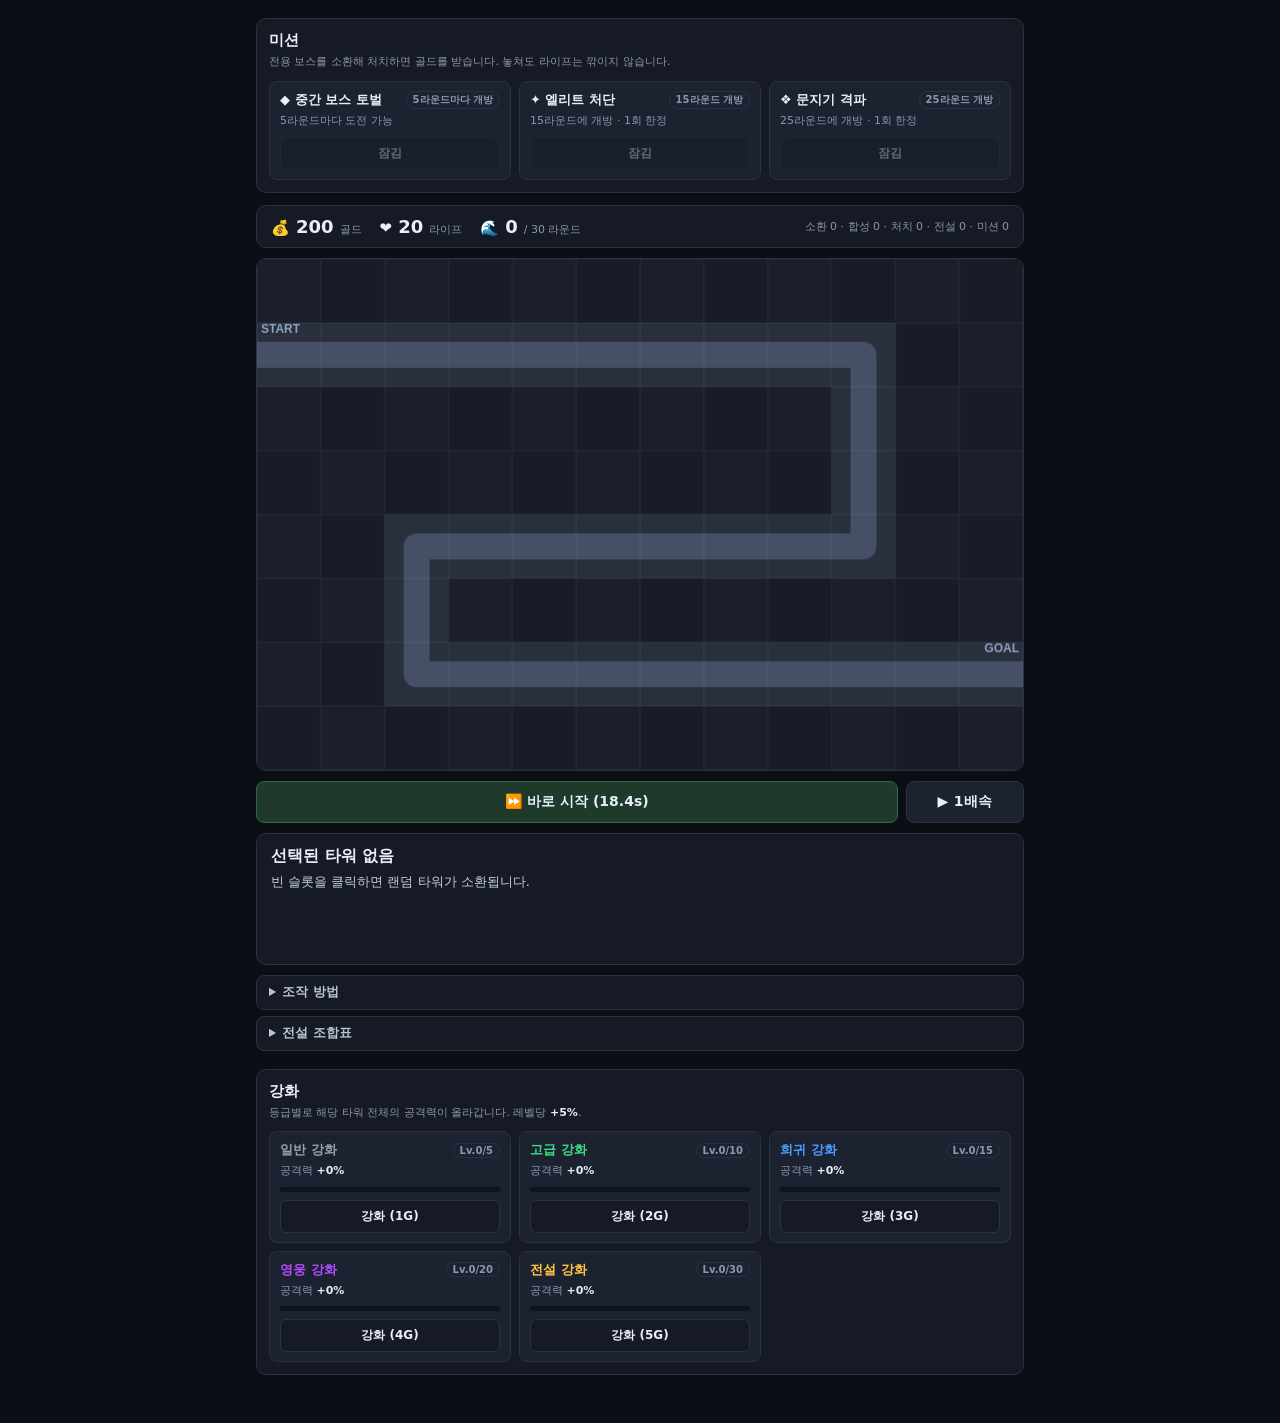
<file: index.html>
<!DOCTYPE html>
<!--
  랜덤 타워 디펜스 — 단일 파일 빌드 (더블클릭으로 실행 가능)
  이 파일은 src/ 폴더의 모듈들을 하나로 합친 결과물입니다.
  코드를 수정할 때는 src/ 를 고친 뒤 build.md 안내대로 다시 빌드하세요.
-->

<html lang="ko">
<head>
  <meta charset="UTF-8" />
  <meta name="viewport" content="width=device-width, initial-scale=1.0" />
  <title>랜덤 타워 디펜스 — 프로토타입</title>
  <link rel="icon" href="data:image/svg+xml,<svg xmlns='http://www.w3.org/2000/svg' viewBox='0 0 32 32'><text y='26' font-size='26'>🎲</text></svg>" />
  <style>
/* reset.css — 최소 리셋 */
*, *::before, *::after { box-sizing: border-box; }
html, body { margin: 0; padding: 0; }
h1, h2, h3, p, ul, figure { margin: 0; padding: 0; }
ul { list-style: none; }
button { font: inherit; color: inherit; border: none; background: none; cursor: pointer; }
canvas { display: block; }
img { max-width: 100%; }

/* ============================================================
   game.css — 게임 화면 스타일
   좌측 미션 · 중앙 게임 · 우측 강화의 3단 구성
   ============================================================ */

:root {
  --bg: #0b0e14;
  --panel: #151a24;
  --panel-2: #1c2230;
  --line: #2a3242;
  --text: #e8eefc;
  --muted: #8b97ad;
  --accent: #5ddc7a;
  --gold: #ffd23d;
  --legend: #ffc83d;
  --mission: #4fd1a5;
}

body {
  background: var(--bg);
  color: var(--text);
  font-family: "Pretendard", "Malgun Gothic", "맑은 고딕", system-ui, sans-serif;
  padding: 18px 12px 48px;
}

/* --- 3단 레이아웃 --- */
.layout {
  display: grid;
  grid-template-columns: 236px minmax(0, 768px) 236px;
  gap: 12px;
  justify-content: center;
  align-items: start;
}
.main {
  display: flex;
  flex-direction: column;
  gap: 10px;
  min-width: 0;
}

/* --- 사이드 패널 --- */
.side {
  background: var(--panel);
  border: 1px solid var(--line);
  border-radius: 10px;
  padding: 12px;
  position: sticky;
  top: 18px;
}
.side-title { font-size: 15px; font-weight: 700; }
.side-sub { font-size: 11px; color: var(--muted); line-height: 1.5; margin-top: 4px; }
.side-sub b { color: var(--text); }
.card-list { display: flex; flex-direction: column; gap: 8px; margin-top: 10px; }

/* 미션 / 강화 카드 공통 */
.card {
  background: var(--panel-2);
  border: 1px solid var(--line);
  border-radius: 8px;
  padding: 9px 10px;
}
.card-top { display: flex; align-items: center; gap: 6px; }
.card-name { font-size: 13px; font-weight: 700; flex: 1; }
.card-tag {
  font-size: 10px;
  font-weight: 700;
  padding: 1px 6px;
  border-radius: 999px;
  border: 1px solid var(--line);
  color: var(--muted);
  white-space: nowrap;
}
.card-meta { font-size: 11px; color: var(--muted); margin-top: 4px; line-height: 1.5; }
.card-meta b { color: var(--text); font-variant-numeric: tabular-nums; }
.card-btn {
  width: 100%;
  margin-top: 8px;
  padding: 7px;
  border-radius: 6px;
  font-size: 12px;
  font-weight: 700;
  background: var(--panel);
  border: 1px solid var(--line);
  transition: filter .12s;
}
.card-btn:hover:not(:disabled) { filter: brightness(1.35); }
.card-btn:disabled { opacity: .35; cursor: not-allowed; }

/* 미션 상태별 강조 */
.card.ready { border-color: var(--mission); }
.card.ready .card-tag { color: var(--mission); border-color: var(--mission); }
.card.ready .card-btn { background: #14382f; border-color: #2f7a63; color: var(--mission); }
.card.active { border-color: var(--gold); }
.card.active .card-tag { color: var(--gold); border-color: var(--gold); }
.card.done { opacity: .55; }

/* 강화 진행 바 */
.bar { height: 5px; background: #10141c; border-radius: 3px; margin-top: 7px; overflow: hidden; }
.bar > i { display: block; height: 100%; border-radius: 3px; }

/* --- 상단 HUD --- */
.hud {
  display: flex;
  align-items: center;
  gap: 18px;
  background: var(--panel);
  border: 1px solid var(--line);
  border-radius: 10px;
  padding: 10px 14px;
}
.hud-item { display: flex; align-items: baseline; gap: 6px; font-size: 18px; font-weight: 700; font-variant-numeric: tabular-nums; }
.hud-item .ico { font-size: 15px; }
.hud-item small { font-size: 11px; font-weight: 400; color: var(--muted); }
.hud-spacer { flex: 1; }
.hud-stats { font-size: 11px; color: var(--muted); }

/* --- 게임 캔버스 --- */
.stage {
  border: 1px solid var(--line);
  border-radius: 10px;
  overflow: hidden;
  line-height: 0;
}
#game { width: 100%; height: auto; cursor: pointer; }

/* --- 버튼 --- */
.actions { display: flex; gap: 8px; }
.btn {
  flex: 1;
  padding: 11px 14px;
  border-radius: 8px;
  background: var(--panel-2);
  border: 1px solid var(--line);
  font-size: 14px;
  font-weight: 600;
  transition: filter .12s, opacity .12s;
}
.btn:hover:not(:disabled) { filter: brightness(1.25); }
.btn:disabled { opacity: .38; cursor: not-allowed; }
.btn.primary { background: #1f3a2a; border-color: #2f6b45; }
.btn.legend  { background: #4a3a12; border-color: #a78230; color: var(--legend); }
.btn.danger  { background: #43202a; border-color: #8a3a4c; }
.btn.ghost   { background: transparent; }
.btn.speed   { flex: 0 0 118px; font-variant-numeric: tabular-nums; letter-spacing: .02em; }
.btn.speed.active { background: #3a2a12; border-color: #a78230; color: var(--gold); }

/* --- 선택 정보 패널 --- */
.panel {
  background: var(--panel);
  border: 1px solid var(--line);
  border-radius: 10px;
  padding: 12px 14px;
  min-height: 132px;
}
.panel-head { display: flex; align-items: center; gap: 8px; margin-bottom: 6px; }
.panel-head h2 { font-size: 16px; font-weight: 700; }
.badge {
  font-size: 11px;
  font-weight: 700;
  color: #10141c;
  padding: 2px 8px;
  border-radius: 999px;
}
.badge:empty { display: none; }
.stats { font-size: 13px; color: #c4cfe2; }
.stats b { color: var(--text); }
.desc { font-size: 12px; color: var(--muted); margin-top: 4px; line-height: 1.5; }

/* 등급별 합성 버튼 줄 */
.merge-row { display: flex; gap: 8px; margin-top: 10px; }
.merge-row:empty { display: none; }
.merge-btn {
  flex: 1;
  padding: 9px 6px;
  border-radius: 8px;
  background: var(--panel-2);
  border: 1px solid var(--line);
  font-size: 13px;
  font-weight: 700;
  line-height: 1.35;
  transition: filter .12s;
}
.merge-btn:hover:not(:disabled) { filter: brightness(1.3); }
.merge-btn:disabled { opacity: .4; cursor: not-allowed; }
.merge-btn small {
  display: block;
  font-size: 11px;
  font-weight: 500;
  color: var(--muted);
  font-variant-numeric: tabular-nums;
}
.merge-btn.ready small { color: inherit; opacity: .8; }

.panel-actions { display: flex; gap: 8px; margin-top: 8px; }
.panel-actions .btn[hidden] { display: none; }

/* --- 도움말 --- */
.help { font-size: 12.5px; color: var(--muted); }
.help details {
  background: var(--panel);
  border: 1px solid var(--line);
  border-radius: 8px;
  padding: 8px 12px;
  margin-bottom: 6px;
}
.help summary { cursor: pointer; font-weight: 600; color: #b9c5d8; }
.help ul { margin-top: 8px; display: flex; flex-direction: column; gap: 5px; }
.help li { line-height: 1.5; }
.help li::before { content: "· "; color: var(--muted); }
.help b { color: var(--text); }
kbd {
  background: var(--panel-2);
  border: 1px solid var(--line);
  border-radius: 4px;
  padding: 1px 5px;
  font-size: 11px;
}

/* --- 반응형 --- */
@media (max-width: 1290px) {
  .layout { grid-template-columns: minmax(0, 768px); }
  .side { position: static; }
  .card-list { display: grid; grid-template-columns: repeat(auto-fit, minmax(210px, 1fr)); }
}
@media (max-width: 560px) {
  .btn.speed { flex: 1; }
  .hud { gap: 12px; flex-wrap: wrap; }
  .hud-stats { display: none; }
  .actions { flex-direction: column; }
  .merge-row { flex-wrap: wrap; }
}

  </style>
</head>
<body>
  <div class="layout">

    <!-- ===== 좌측: 미션 ===== -->
    <aside class="side">
      <h2 class="side-title">미션</h2>
      <p class="side-sub">전용 보스를 소환해 처치하면 골드를 받습니다. 놓쳐도 라이프는 깎이지 않습니다.</p>
      <div id="missionList" class="card-list"></div>
    </aside>

    <!-- ===== 중앙: 게임 ===== -->
    <main class="main">

      <header class="hud">
        <div class="hud-item"><span class="ico">💰</span><span id="gold">0</span><small>골드</small></div>
        <div class="hud-item"><span class="ico">❤️</span><span id="life">0</span><small>라이프</small></div>
        <div class="hud-item"><span class="ico">🌊</span><span id="wave">0</span><small>/ <span id="waveMax">30</span> 라운드</small></div>
        <div class="hud-spacer"></div>
        <div class="hud-stats" id="statLine"></div>
      </header>

      <div class="stage">
        <canvas id="game"></canvas>
      </div>

      <div class="actions">
        <button id="btnWave" class="btn primary">⏩ 바로 시작</button>
        <button id="btnSpeed" class="btn speed">▶ 1배속</button>
        <button id="btnRestart" class="btn danger" hidden>↻ 재시작</button>
      </div>

      <section class="panel">
        <div class="panel-head">
          <h2 id="selTitle">선택된 타워 없음</h2>
          <span id="selBadge" class="badge"></span>
        </div>
        <p id="selStats" class="stats">빈 슬롯을 클릭하면 랜덤 타워가 소환됩니다.</p>
        <p id="selDesc" class="desc"></p>
        <div id="mergeButtons" class="merge-row"></div>
        <div class="panel-actions">
          <button id="btnLegend" class="btn legend" hidden>★ 전설 합성</button>
          <button id="btnSell" class="btn ghost" hidden>💰 판매</button>
        </div>
      </section>

      <section class="help">
        <details>
          <summary>조작 방법</summary>
          <ul>
            <li>빈 슬롯 <b>클릭</b> → 골드를 소모하고 <b>랜덤 일반 타워</b> 소환</li>
            <li>타워 <b>클릭</b> → 선택(사거리 표시). 아래에 <b>고급 / 희귀 / 영웅</b> 합성 버튼이 각각 표시됩니다</li>
            <li>등급을 건너뛸 수 있습니다 — 같은 일반 타워가 <b>8개</b>면 한 번에 <b>영웅</b>까지</li>
            <li>합성 결과는 <b>클릭한 타워의 위치</b>에 생성됩니다</li>
            <li><b>영웅</b> 타워를 클릭한 뒤 다른 영웅 2개를 추가로 클릭 → 조합표에 맞으면 <b>전설</b> 생성</li>
            <li><kbd>ESC</kbd> → 선택 해제 / <kbd>1</kbd> <kbd>2</kbd> <kbd>3</kbd> → 배속 전환</li>
          </ul>
        </details>
        <details>
          <summary>전설 조합표</summary>
          <ul id="recipeList"></ul>
        </details>
      </section>

    </main>

    <!-- ===== 우측: 강화 ===== -->
    <aside class="side">
      <h2 class="side-title">강화</h2>
      <p class="side-sub">등급별로 해당 타워 전체의 공격력이 올라갑니다. 레벨당 <b>+5%</b>.</p>
      <div id="upgradeList" class="card-list"></div>
    </aside>

  </div>

  <script>
(() => {
  // src/js/data/config.js
  var CONFIG = {
    // --- 격자 / 캔버스 ---
    grid: {
      cols: 12,
      rows: 8,
      tile: 64
    },
    // --- 합성 규칙 ---
    merge: {
      // 한 등급 올리는 데 필요한 동일 계열·동일 등급 타워 수
      // 2 = 빠른 체감(현재) / 3 = 정통 랜덤TD 방식
      required: 2,
      // 등급을 건너뛰는 합성도 허용합니다.
      // 필요 개수 = required ^ (목표등급 - 현재등급)
      //   일반 2개 → 고급 / 일반 4개 → 희귀 / 일반 8개 → 영웅
      // 전설 조합에 필요한 영웅 타워 수 (조합표는 legendary.js)
      legendaryRequired: 3
    },
    // --- 경제 ---
    economy: {
      startGold: 200,
      // 초반 4회 소환 — 1~3라운드 사고사 방지
      summonCost: 50,
      // 소환 비용 (고정)
      sellRatio: 0.5,
      // 판매 시 환급 비율
      waveBonusBase: 20,
      // 웨이브 클리어 보너스 기본값
      waveBonusPerWave: 4,
      // 웨이브당 보너스 증가량
      skipBonusPerSecond: 3,
      // 준비시간 스킵 시 남은 초당 보너스
      skipBonusMaxSeconds: 5
      // 스킵 보너스로 인정되는 최대 초 (밸런스 상한)
    },
    // --- 등급별 강화 (우측 패널) ---
    // 비용 = costBase × (다음 레벨)
    //   일반: 1, 2, 3, 4, 5 …   전설: 5, 10, 15, 20 …
    upgrade: {
      damagePerLevel: 0.05,
      // 레벨당 해당 등급 타워 공격력 +5%
      tiers: [
        { tier: 0, maxLevel: 5, costBase: 1 },
        { tier: 1, maxLevel: 10, costBase: 2 },
        { tier: 2, maxLevel: 15, costBase: 3 },
        { tier: 3, maxLevel: 20, costBase: 4 },
        { tier: 4, maxLevel: 30, costBase: 5 }
      ]
    },
    // --- 라이프 ---
    life: {
      start: 20,
      normalDamage: 1,
      bossDamage: 3
    },
    // --- 웨이브 ---
    wave: {
      finalWave: 30,
      // 최종 라운드 — 이 웨이브를 막으면 클리어
      prepTime: 20,
      // 웨이브 간 준비 시간(초)
      hpGrowth: 1.32,
      // 6라운드부터 적용되는 일반 적 체력 배율
      earlyGrowth: 1.15,
      // 1~5라운드는 완만하게 (초반 사고사 방지)
      earlySoftWaves: 5,
      bossHpGrowth: 1.2,
      // 보스 전용(더 완만한) 체력 배율
      rewardGrowth: 1.06,
      // 웨이브당 보상 배율
      bossInterval: 10,
      // 몇 웨이브마다 보스가 등장하는지 (10/20/30)
      bossCount: { 10: 1, 20: 2, 30: 2 }
      // 라운드별 보스 수 (30라운드 하향)
    },
    // --- 게임 속도 (배속) ---
    // 배속은 정수 배수로만 두고, 루프에서 프레임을 그 횟수만큼 쪼개어 돌립니다.
    // (dt 를 그냥 곱하면 고속 투사체가 적을 통과해 버리는 문제가 생깁니다)
    speed: {
      options: [1, 2, 3],
      default: 1
    },
    // --- 등급별 부가 보정 (등급 단계 t = 0..3) ---
    rarityBonus: {
      rangePerTier: 0.06,
      // 사거리 +6%/단계
      cooldownPerTier: 0.05
      // 공격 쿨다운 -5%/단계
    }
  };
  CONFIG.canvas = {
    width: CONFIG.grid.cols * CONFIG.grid.tile,
    height: CONFIG.grid.rows * CONFIG.grid.tile
  };

  // src/js/data/missions.js
  var MISSIONS = [
    {
      id: "midboss",
      name: "중간 보스 토벌",
      icon: "◆",
      enemy: "midboss",
      /** 5라운드마다 반복 개방 (5 · 10 · 15 · 20 · 25 · 30) */
      every: 5,
      repeatable: true,
      /** 보상 골드 = base + perWave × 개방된 라운드 */
      reward: { base: 180, perWave: 26 },
      hint: "5라운드마다 도전 가능",
      desc: "경로에 중간 보스가 나타납니다. 처치하면 즉시 골드를 받습니다."
    },
    {
      id: "elite",
      name: "엘리트 처단",
      icon: "✦",
      enemy: "elite",
      /** 15라운드부터 1회 개방 */
      at: 15,
      repeatable: false,
      reward: { base: 900, perWave: 0 },
      hint: "15라운드에 개방 · 1회 한정",
      desc: "빠르고 단단한 엘리트. 방어력이 높아 방어 무시 계열이 유리합니다."
    },
    {
      id: "gatekeeper",
      name: "문지기 격파",
      icon: "❖",
      enemy: "gatekeeper",
      /** 25라운드부터 1회 개방 */
      at: 25,
      repeatable: false,
      reward: { base: 2200, perWave: 0 },
      hint: "25라운드에 개방 · 1회 한정",
      desc: "방어력 20의 거대한 문지기. 잡으면 최종 라운드 대비 자금을 크게 확보합니다."
    }
  ];
  function isUnlockedAt(mission, wave) {
    if (mission.every) return wave > 0 && wave % mission.every === 0;
    return wave >= mission.at;
  }
  function missionReward(mission, wave) {
    return Math.round(mission.reward.base + mission.reward.perWave * wave);
  }

  // src/js/core/state.js
  function initialMissions() {
    const out = {};
    for (const m of MISSIONS) {
      out[m.id] = {
        /** 'locked' | 'ready' | 'active' | 'done' */
        status: "locked",
        unlockedWave: 0,
        clears: 0
      };
    }
    return out;
  }
  var state = {
    /** @type {Phase} */
    phase: "ready",
    gold: 0,
    life: 0,
    wave: 0,
    prepTimer: 0,
    /** 게임 진행 배속 (1 / 2 / 3) — 재시작해도 유지됩니다 */
    speed: CONFIG.speed.default,
    /** 등급별 강화 레벨 (인덱스 = 등급 tier 0~4) */
    upgrades: [0, 0, 0, 0, 0],
    /** 미션 진행 상태 (id → { status, unlockedWave, clears }) */
    missions: initialMissions(),
    /** @type {Map<number, import('../entities/Tower.js').Tower>} tileIndex → Tower */
    towers: /* @__PURE__ */ new Map(),
    /** @type {import('../entities/Enemy.js').Enemy[]} */
    enemies: [],
    /** @type {import('../entities/Projectile.js').Projectile[]} */
    projectiles: [],
    /** @type {object[]} 짧은 시각 효과 */
    effects: [],
    /** @type {object[]} 떠오르는 텍스트 */
    floaters: [],
    /** 선택된 타일 인덱스 목록 (전설 조합 시 최대 3개) */
    selection: [],
    /** 스폰 대기열 */
    spawnQueue: [],
    spawnTimer: 0,
    stats: { killed: 0, merges: 0, summons: 0, legendaries: 0, upgrades: 0, missions: 0 },
    /** UI에 띄울 안내 메시지 */
    toast: { text: "", timer: 0 }
  };
  function resetState() {
    const keepSpeed = state.speed;
    state.phase = "prep";
    state.gold = CONFIG.economy.startGold;
    state.life = CONFIG.life.start;
    state.wave = 0;
    state.prepTimer = CONFIG.wave.prepTime;
    state.upgrades = [0, 0, 0, 0, 0];
    state.missions = initialMissions();
    state.towers = /* @__PURE__ */ new Map();
    state.enemies = [];
    state.projectiles = [];
    state.effects = [];
    state.floaters = [];
    state.selection = [];
    state.spawnQueue = [];
    state.spawnTimer = 0;
    state.stats = { killed: 0, merges: 0, summons: 0, legendaries: 0, upgrades: 0, missions: 0 };
    state.toast = { text: "", timer: 0 };
    state.speed = keepSpeed;
  }
  function cycleSpeed() {
    const opts = CONFIG.speed.options;
    const next = opts[(opts.indexOf(state.speed) + 1) % opts.length];
    state.speed = next;
    return next;
  }
  function setSpeed(value) {
    if (CONFIG.speed.options.includes(value)) state.speed = value;
    return state.speed;
  }
  function showToast(text, seconds = 2) {
    state.toast.text = text;
    state.toast.timer = seconds;
  }
  function addFloater(x, y, text, color = "#ffffff") {
    state.floaters.push({ x, y, text, color, life: 0.9, vy: -34 });
  }
  function addEffect(effect) {
    state.effects.push({ life: 0.35, maxLife: 0.35, ...effect });
  }
  function clearSelection() {
    state.selection = [];
  }
  function selectedTowers() {
    return state.selection.map((idx) => state.towers.get(idx)).filter(Boolean);
  }

  // src/js/data/towers.js
  var FAMILIES = {
    archer: {
      id: "archer",
      name: "궁수탑",
      shape: "triangle",
      color: "#3ddc84",
      role: "단일 딜러",
      damage: 8,
      cooldown: 0.6,
      range: 190,
      projectileSpeed: 520,
      desc: "빠른 공속과 긴 사거리. 단일 대상에게 꾸준한 피해."
    },
    cannon: {
      id: "cannon",
      name: "포탑",
      shape: "square",
      color: "#ff9f45",
      role: "광역 딜러",
      damage: 18,
      cooldown: 1.4,
      range: 150,
      projectileSpeed: 340,
      splash: 45,
      desc: "느리지만 착탄 지점 주변에 광역 피해."
    },
    frost: {
      id: "frost",
      name: "서리탑",
      shape: "diamond",
      color: "#5ecbff",
      role: "유틸",
      damage: 5,
      cooldown: 0.9,
      range: 160,
      projectileSpeed: 420,
      slow: { amount: 0.35, duration: 1.5 },
      desc: "피해는 낮지만 명중한 적의 이동 속도를 늦춤."
    },
    volt: {
      id: "volt",
      name: "전격탑",
      shape: "pentagon",
      color: "#b46bff",
      role: "연쇄 딜러",
      damage: 10,
      cooldown: 1,
      range: 170,
      projectileSpeed: 600,
      chain: { count: 2, falloff: 0.6, radius: 95 },
      desc: "명중 후 주변의 다른 적에게 전기가 연쇄."
    }
  };
  var FAMILY_IDS = Object.keys(FAMILIES);
  var RARITIES = [
    { id: "common", name: "일반", border: "#9aa0a6", mult: 1, dots: 1 },
    { id: "uncommon", name: "고급", border: "#3ddc84", mult: 2.4, dots: 2 },
    { id: "rare", name: "희귀", border: "#4a9eff", mult: 5.8, dots: 3 },
    { id: "epic", name: "영웅", border: "#b44aff", mult: 14, dots: 4 },
    { id: "legendary", name: "전설", border: "#ffc83d", mult: 0, dots: 5 }
  ];
  var MAX_MERGE_TIER = 3;
  var LEGENDARY_TIER = 4;

  // src/js/core/grid.js
  var { cols, rows, tile } = CONFIG.grid;
  var WAYPOINTS = [
    [-1, 1],
    [9, 1],
    [9, 4],
    [2, 4],
    [2, 6],
    [cols, 6]
  ];
  function tileIndex(col, row) {
    return row * cols + col;
  }
  function indexToTile(idx) {
    return { col: idx % cols, row: Math.floor(idx / cols) };
  }
  function tileCenter(col, row) {
    return { x: col * tile + tile / 2, y: row * tile + tile / 2 };
  }
  function pixelToTile(x, y) {
    const col = Math.floor(x / tile);
    const row = Math.floor(y / tile);
    if (col < 0 || col >= cols || row < 0 || row >= rows) return null;
    return { col, row };
  }
  var PATH_TILES = (() => {
    const set = /* @__PURE__ */ new Set();
    for (let i = 0; i < WAYPOINTS.length - 1; i++) {
      const [c1, r1] = WAYPOINTS[i];
      const [c2, r2] = WAYPOINTS[i + 1];
      const dc = Math.sign(c2 - c1);
      const dr = Math.sign(r2 - r1);
      let c = c1;
      let r = r1;
      while (true) {
        if (c >= 0 && c < cols && r >= 0 && r < rows) set.add(tileIndex(c, r));
        if (c === c2 && r === r2) break;
        c += dc;
        r += dr;
      }
    }
    return set;
  })();
  var PATH_POINTS = WAYPOINTS.map(([c, r]) => tileCenter(c, r));
  var PATH_LENGTH = (() => {
    let total = 0;
    for (let i = 0; i < PATH_POINTS.length - 1; i++) {
      total += Math.hypot(
        PATH_POINTS[i + 1].x - PATH_POINTS[i].x,
        PATH_POINTS[i + 1].y - PATH_POINTS[i].y
      );
    }
    return total;
  })();
  function isBuildable(col, row) {
    return !PATH_TILES.has(tileIndex(col, row));
  }
  var BUILDABLE_COUNT = cols * rows - PATH_TILES.size;

  // src/js/data/legendary.js
  var LEGENDARY_TOWERS = [
    {
      id: "storm_spire",
      name: "폭풍의 첨탑",
      recipe: ["archer", "volt", "frost"],
      shape: "star",
      color: "#ffe08a",
      role: "범위 기절 (제어)",
      // pulse = 투사체를 쏘지 않고 사거리 전체를 주기적으로 내리치는 방식
      pulse: true,
      damage: 90,
      cooldown: 1.6,
      range: 200,
      stun: { duration: 1.1 },
      desc: "주기적으로 사거리 안의 모든 적을 내리쳐 기절시킵니다. 적이 한곳에 묶이면서 뒤따라오는 적들이 쌓이고, 광역 타워가 한 번에 정리할 수 있게 됩니다."
    },
    {
      id: "blaze_fort",
      name: "작열 요새",
      recipe: ["cannon", "volt", "archer"],
      shape: "burst",
      color: "#ff7a3d",
      role: "대형 광역 (섬멸)",
      damage: 300,
      cooldown: 1.1,
      range: 200,
      projectileSpeed: 420,
      splash: 85,
      burn: { dps: 70, duration: 3 },
      desc: "넓은 폭발과 함께 지면을 태워 지속 피해를 남깁니다. 기절로 뭉쳐둔 적을 한 번에 정리하는 주력 딜러입니다."
    },
    {
      id: "glacier_wall",
      name: "빙하 성벽",
      recipe: ["cannon", "frost", "archer"],
      shape: "shield",
      color: "#9fe8ff",
      role: "범위 둔화 (지연)",
      damage: 150,
      cooldown: 0.8,
      range: 215,
      projectileSpeed: 460,
      splash: 70,
      slow: { amount: 0.6, duration: 2.2 },
      desc: "착탄 범위의 적을 크게 얼려 진격을 늦춥니다. 기절이 풀린 뒤에도 적이 흩어지지 않게 붙잡아 둡니다."
    },
    {
      id: "void_prism",
      name: "공허 프리즘",
      recipe: ["cannon", "frost", "volt"],
      shape: "prism",
      color: "#c98bff",
      role: "방어 무시 (대보스)",
      damage: 230,
      cooldown: 0.7,
      range: 220,
      projectileSpeed: 820,
      chain: { count: 4, falloff: 0.85, radius: 140 },
      pierceArmor: true,
      desc: "적의 방어력을 완전히 무시하는 4연쇄 광선. 장갑형과 보스에게 특히 강합니다."
    }
  ];
  function recipeKey(familyIds) {
    return [...familyIds].sort().join("+");
  }
  var RECIPE_MAP = new Map(
    LEGENDARY_TOWERS.map((t) => [recipeKey(t.recipe), t])
  );
  function findLegendary(familyIds) {
    return RECIPE_MAP.get(recipeKey(familyIds)) || null;
  }
  function legendaryRecipeList(familyNameOf) {
    return LEGENDARY_TOWERS.map(
      (t) => `<b>${t.name}</b> (${t.role}) = ${t.recipe.map(familyNameOf).join(" + ")}`
    );
  }

  // src/js/entities/Tower.js
  var nextId = 1;
  var Tower = class {
    /**
     * @param {number} tileIdx
     * @param {{familyId?:string, tier?:number, legendaryId?:string}} opts
     */
    constructor(tileIdx, opts) {
      this.uid = nextId++;
      this.tileIdx = tileIdx;
      const { col, row } = indexToTile(tileIdx);
      const c = tileCenter(col, row);
      this.x = c.x;
      this.y = c.y;
      this.cooldownTimer = 0;
      this.spawnAnim = 1;
      this.angle = -Math.PI / 2;
      if (opts.legendaryId) {
        const def = LEGENDARY_TOWERS.find((t) => t.id === opts.legendaryId);
        this.isLegendary = true;
        this.legendaryId = def.id;
        this.familyId = null;
        this.tier = LEGENDARY_TIER;
        this.name = def.name;
        this.shape = def.shape;
        this.color = def.color;
        this.role = def.role;
        this.desc = def.desc;
        this.damage = def.damage;
        this.cooldown = def.cooldown;
        this.range = def.range;
        this.projectileSpeed = def.projectileSpeed ?? 0;
        this.splash = def.splash || 0;
        this.chain = def.chain || null;
        this.slow = def.slow || null;
        this.burn = def.burn || null;
        this.stun = def.stun || null;
        this.pulse = !!def.pulse;
        this.pierceArmor = !!def.pierceArmor;
      } else {
        const fam = FAMILIES[opts.familyId];
        const tier = opts.tier ?? 0;
        const rar = RARITIES[tier];
        this.isLegendary = false;
        this.familyId = fam.id;
        this.tier = tier;
        this.name = `${rar.name} ${fam.name}`;
        this.shape = fam.shape;
        this.color = fam.color;
        this.role = fam.role;
        this.desc = fam.desc;
        this.damage = Math.round(fam.damage * rar.mult);
        this.cooldown = fam.cooldown * (1 - CONFIG.rarityBonus.cooldownPerTier * tier);
        this.range = Math.round(
          fam.range * (1 + CONFIG.rarityBonus.rangePerTier * tier)
        );
        this.projectileSpeed = fam.projectileSpeed;
        this.splash = fam.splash || 0;
        this.chain = fam.chain || null;
        this.slow = fam.slow || null;
        this.burn = null;
        this.stun = null;
        this.pulse = false;
        this.pierceArmor = false;
      }
    }
    get rarity() {
      return RARITIES[this.tier];
    }
    /** 판매 환급액 */
    get sellValue() {
      const copies = this.isLegendary ? Math.pow(CONFIG.merge.required, 3) * CONFIG.merge.legendaryRequired : Math.pow(CONFIG.merge.required, this.tier);
      return Math.round(
        copies * CONFIG.economy.summonCost * CONFIG.economy.sellRatio
      );
    }
    /** 같은 계열 + 같은 등급인지 (합성 재료 판정) */
    matches(other) {
      return !this.isLegendary && !other.isLegendary && this.familyId === other.familyId && this.tier === other.tier;
    }
  };

  // src/js/systems/economy.js
  function summonCost() {
    return CONFIG.economy.summonCost;
  }
  function canAfford(amount) {
    return state.gold >= amount;
  }
  function spend(amount) {
    if (!canAfford(amount)) return false;
    state.gold -= amount;
    return true;
  }
  function earn(amount, x, y) {
    state.gold += amount;
    if (x !== void 0) addFloater(x, y, `+${amount}`, "#ffd23d");
  }
  function loseLife(amount) {
    state.life = Math.max(0, state.life - amount);
    showToast(`적이 통과했습니다! (-${amount})`, 1.2);
    if (state.life <= 0) {
      state.phase = "over";
    }
  }

  // src/js/systems/summon.js
  function canSummon(tileIdx) {
    const { col, row } = indexToTile(tileIdx);
    if (!isBuildable(col, row)) return { ok: false, reason: "경로 위에는 배치할 수 없습니다." };
    if (state.towers.has(tileIdx)) return { ok: false, reason: "이미 타워가 있습니다." };
    if (!canAfford(summonCost())) return { ok: false, reason: "골드가 부족합니다." };
    return { ok: true };
  }
  function summonAt(tileIdx) {
    const check = canSummon(tileIdx);
    if (!check.ok) {
      showToast(check.reason, 1.2);
      return null;
    }
    spend(summonCost());
    const familyId = FAMILY_IDS[Math.floor(Math.random() * FAMILY_IDS.length)];
    const tower = new Tower(tileIdx, { familyId, tier: 0 });
    state.towers.set(tileIdx, tower);
    state.stats.summons++;
    const { col, row } = indexToTile(tileIdx);
    const c = tileCenter(col, row);
    addEffect({ type: "ring", x: c.x, y: c.y, color: tower.color, radius: 34 });
    return tower;
  }

  // src/js/render/shapes.js
  function polygon(ctx2, x, y, radius, sides, rotation = -Math.PI / 2) {
    ctx2.beginPath();
    for (let i = 0; i < sides; i++) {
      const a = rotation + i * Math.PI * 2 / sides;
      const px = x + Math.cos(a) * radius;
      const py = y + Math.sin(a) * radius;
      i === 0 ? ctx2.moveTo(px, py) : ctx2.lineTo(px, py);
    }
    ctx2.closePath();
  }
  function starPath(ctx2, x, y, outer, inner, points, rotation = -Math.PI / 2) {
    ctx2.beginPath();
    for (let i = 0; i < points * 2; i++) {
      const r = i % 2 === 0 ? outer : inner;
      const a = rotation + i * Math.PI / points;
      const px = x + Math.cos(a) * r;
      const py = y + Math.sin(a) * r;
      i === 0 ? ctx2.moveTo(px, py) : ctx2.lineTo(px, py);
    }
    ctx2.closePath();
  }
  function shieldPath(ctx2, x, y, r) {
    ctx2.beginPath();
    ctx2.moveTo(x, y - r);
    ctx2.lineTo(x + r * 0.85, y - r * 0.5);
    ctx2.lineTo(x + r * 0.7, y + r * 0.45);
    ctx2.lineTo(x, y + r);
    ctx2.lineTo(x - r * 0.7, y + r * 0.45);
    ctx2.lineTo(x - r * 0.85, y - r * 0.5);
    ctx2.closePath();
  }
  function prismPath(ctx2, x, y, r) {
    ctx2.beginPath();
    ctx2.moveTo(x, y - r);
    ctx2.lineTo(x + r * 0.8, y - r * 0.35);
    ctx2.lineTo(x + r * 0.55, y + r * 0.9);
    ctx2.lineTo(x - r * 0.55, y + r * 0.9);
    ctx2.lineTo(x - r * 0.8, y - r * 0.35);
    ctx2.closePath();
  }
  function shapePath(ctx2, shape, x, y, r) {
    switch (shape) {
      case "circle":
        ctx2.beginPath();
        ctx2.arc(x, y, r, 0, Math.PI * 2);
        break;
      case "triangle":
        polygon(ctx2, x, y, r * 1.15, 3);
        break;
      case "square":
        polygon(ctx2, x, y, r * 1.08, 4, Math.PI / 4);
        break;
      case "diamond":
        polygon(ctx2, x, y, r * 1.15, 4);
        break;
      case "pentagon":
        polygon(ctx2, x, y, r, 5);
        break;
      case "hexagon":
        polygon(ctx2, x, y, r, 6);
        break;
      case "star":
        starPath(ctx2, x, y, r * 1.2, r * 0.5, 5);
        break;
      case "burst":
        starPath(ctx2, x, y, r * 1.2, r * 0.62, 8);
        break;
      case "shield":
        shieldPath(ctx2, x, y, r * 1.1);
        break;
      case "prism":
        prismPath(ctx2, x, y, r * 1.1);
        break;
      default:
        ctx2.beginPath();
        ctx2.arc(x, y, r, 0, Math.PI * 2);
    }
  }
  function drawTower(ctx2, tower, selected) {
    const scale = 1 + tower.spawnAnim * 0.35;
    const r = 20 * scale;
    const rar = tower.rarity;
    ctx2.save();
    if (tower.isLegendary) {
      ctx2.shadowColor = rar.border;
      ctx2.shadowBlur = 16;
    }
    shapePath(ctx2, tower.shape, tower.x, tower.y, r);
    ctx2.fillStyle = tower.color;
    ctx2.fill();
    ctx2.lineWidth = tower.isLegendary ? 4 : 3;
    ctx2.strokeStyle = rar.border;
    ctx2.stroke();
    ctx2.restore();
    ctx2.save();
    ctx2.translate(tower.x, tower.y);
    ctx2.rotate(tower.angle);
    ctx2.fillStyle = "rgba(0,0,0,0.45)";
    ctx2.fillRect(r * 0.4, -3, r * 0.75, 6);
    ctx2.restore();
    ctx2.save();
    ctx2.fillStyle = rar.border;
    if (tower.isLegendary) {
      ctx2.font = "bold 11px sans-serif";
      ctx2.textAlign = "center";
      ctx2.fillText("★", tower.x, tower.y + r + 11);
    } else {
      const n = rar.dots;
      const gap = 6;
      const startX = tower.x - (n - 1) * gap / 2;
      for (let i = 0; i < n; i++) {
        ctx2.beginPath();
        ctx2.arc(startX + i * gap, tower.y + r + 6, 2.2, 0, Math.PI * 2);
        ctx2.fill();
      }
    }
    ctx2.restore();
    if (selected) {
      ctx2.save();
      ctx2.strokeStyle = "#ffffff";
      ctx2.lineWidth = 2;
      ctx2.setLineDash([5, 4]);
      ctx2.beginPath();
      ctx2.arc(tower.x, tower.y, r + 8, 0, Math.PI * 2);
      ctx2.stroke();
      ctx2.restore();
    }
  }
  function drawEnemy(ctx2, enemy) {
    const r = enemy.radius;
    ctx2.save();
    shapePath(ctx2, enemy.shape, enemy.x, enemy.y, r);
    ctx2.fillStyle = enemy.flash > 0 ? "#ffffff" : enemy.color;
    ctx2.fill();
    ctx2.lineWidth = enemy.isBoss ? 3 : 1.5;
    ctx2.strokeStyle = enemy.isMission ? "#ffffff" : enemy.isBoss ? "#ffd23d" : "rgba(0,0,0,0.5)";
    ctx2.stroke();
    ctx2.restore();
    if (enemy.stun) {
      ctx2.save();
      ctx2.strokeStyle = "rgba(255,210,61,0.95)";
      ctx2.lineWidth = 3;
      ctx2.setLineDash([4, 3]);
      ctx2.beginPath();
      ctx2.arc(enemy.x, enemy.y, r + 7, 0, Math.PI * 2);
      ctx2.stroke();
      ctx2.restore();
      ctx2.save();
      ctx2.fillStyle = "#ffd23d";
      ctx2.font = "bold 11px sans-serif";
      ctx2.textAlign = "center";
      ctx2.fillText("✳", enemy.x, enemy.y - r - 14);
      ctx2.restore();
    }
    if (enemy.slow) {
      ctx2.save();
      ctx2.strokeStyle = "rgba(94,203,255,0.9)";
      ctx2.lineWidth = 2;
      ctx2.beginPath();
      ctx2.arc(enemy.x, enemy.y, r + 4, 0, Math.PI * 2);
      ctx2.stroke();
      ctx2.restore();
    }
    if (enemy.burn) {
      ctx2.save();
      ctx2.fillStyle = "rgba(255,122,61,0.8)";
      ctx2.beginPath();
      ctx2.arc(enemy.x + r, enemy.y - r, 3, 0, Math.PI * 2);
      ctx2.fill();
      ctx2.restore();
    }
    if (enemy.isMission) {
      ctx2.save();
      ctx2.font = "bold 10px sans-serif";
      ctx2.textAlign = "center";
      ctx2.fillStyle = enemy.color;
      ctx2.fillText(enemy.name, enemy.x, enemy.y + r + 14);
      ctx2.restore();
    }
    const w = Math.max(22, r * 2);
    const ratio = Math.max(0, enemy.hp / enemy.maxHp);
    ctx2.fillStyle = "rgba(0,0,0,0.55)";
    ctx2.fillRect(enemy.x - w / 2, enemy.y - r - 10, w, 4);
    ctx2.fillStyle = ratio > 0.5 ? "#5ddc7a" : ratio > 0.25 ? "#ffd23d" : "#ff5c5c";
    ctx2.fillRect(enemy.x - w / 2, enemy.y - r - 10, w * ratio, 4);
  }

  // src/js/render/renderer.js
  var { cols: cols2, rows: rows2, tile: tile2 } = CONFIG.grid;
  var hoverTile = null;
  function setHoverTile(t) {
    hoverTile = t;
  }
  function drawBoard(ctx2) {
    ctx2.fillStyle = "#12161f";
    ctx2.fillRect(0, 0, CONFIG.canvas.width, CONFIG.canvas.height);
    for (let r = 0; r < rows2; r++) {
      for (let c = 0; c < cols2; c++) {
        const x = c * tile2;
        const y = r * tile2;
        const onPath = PATH_TILES.has(tileIndex(c, r));
        ctx2.fillStyle = onPath ? "#2a2f3d" : (c + r) % 2 === 0 ? "#1a1f2b" : "#171c26";
        ctx2.fillRect(x, y, tile2, tile2);
        ctx2.strokeStyle = "rgba(255,255,255,0.04)";
        ctx2.strokeRect(x + 0.5, y + 0.5, tile2 - 1, tile2 - 1);
      }
    }
    ctx2.save();
    ctx2.strokeStyle = "rgba(120,140,180,0.35)";
    ctx2.lineWidth = 26;
    ctx2.lineCap = "round";
    ctx2.lineJoin = "round";
    ctx2.beginPath();
    PATH_POINTS.forEach((p, i) => i === 0 ? ctx2.moveTo(p.x, p.y) : ctx2.lineTo(p.x, p.y));
    ctx2.stroke();
    ctx2.restore();
    ctx2.save();
    ctx2.font = "bold 12px sans-serif";
    ctx2.fillStyle = "#8fa3c0";
    ctx2.fillText("START", 4, PATH_POINTS[0].y - 22);
    ctx2.textAlign = "right";
    ctx2.fillText("GOAL", CONFIG.canvas.width - 4, PATH_POINTS[PATH_POINTS.length - 1].y - 22);
    ctx2.restore();
    if (hoverTile && isBuildable(hoverTile.col, hoverTile.row)) {
      const occupied = state.towers.has(tileIndex(hoverTile.col, hoverTile.row));
      ctx2.save();
      ctx2.strokeStyle = occupied ? "rgba(255,255,255,0.35)" : "rgba(93,220,132,0.8)";
      ctx2.lineWidth = 2;
      ctx2.strokeRect(hoverTile.col * tile2 + 2, hoverTile.row * tile2 + 2, tile2 - 4, tile2 - 4);
      ctx2.restore();
    }
  }
  function drawRanges(ctx2) {
    for (const t of selectedTowers()) {
      ctx2.save();
      ctx2.fillStyle = "rgba(120,180,255,0.07)";
      ctx2.strokeStyle = "rgba(120,180,255,0.5)";
      ctx2.lineWidth = 1.5;
      ctx2.beginPath();
      ctx2.arc(t.x, t.y, t.range, 0, Math.PI * 2);
      ctx2.fill();
      ctx2.stroke();
      ctx2.restore();
    }
  }
  function drawProjectiles(ctx2) {
    for (const p of state.projectiles) {
      ctx2.save();
      ctx2.fillStyle = p.color;
      ctx2.shadowColor = p.color;
      ctx2.shadowBlur = 8;
      ctx2.beginPath();
      ctx2.arc(p.x, p.y, p.size, 0, Math.PI * 2);
      ctx2.fill();
      ctx2.restore();
    }
  }
  function drawEffects(ctx2) {
    for (const e of state.effects) {
      const a = Math.max(0, e.life / e.maxLife);
      ctx2.save();
      ctx2.globalAlpha = a;
      if (e.type === "ring" || e.type === "burst") {
        ctx2.strokeStyle = e.color;
        ctx2.lineWidth = e.type === "burst" ? 4 : 2;
        ctx2.beginPath();
        ctx2.arc(e.x, e.y, e.radius * (1.15 - a * 0.55), 0, Math.PI * 2);
        ctx2.stroke();
      } else if (e.type === "beam") {
        ctx2.strokeStyle = e.color;
        ctx2.lineWidth = 3;
        ctx2.shadowColor = e.color;
        ctx2.shadowBlur = 10;
        ctx2.beginPath();
        ctx2.moveTo(e.x1, e.y1);
        ctx2.lineTo(e.x2, e.y2);
        ctx2.stroke();
      }
      ctx2.restore();
    }
  }
  function drawFloaters(ctx2) {
    ctx2.save();
    ctx2.font = "bold 13px sans-serif";
    ctx2.textAlign = "center";
    for (const f of state.floaters) {
      ctx2.globalAlpha = Math.max(0, f.life);
      ctx2.fillStyle = f.color;
      ctx2.fillText(f.text, f.x, f.y);
    }
    ctx2.restore();
  }
  function drawOverlay(ctx2) {
    if (state.phase === "over" || state.phase === "clear") {
      ctx2.save();
      ctx2.fillStyle = "rgba(8,10,16,0.82)";
      ctx2.fillRect(0, 0, CONFIG.canvas.width, CONFIG.canvas.height);
      ctx2.textAlign = "center";
      const cx = CONFIG.canvas.width / 2;
      const cy = CONFIG.canvas.height / 2;
      ctx2.fillStyle = state.phase === "clear" ? "#ffc83d" : "#ff5c5c";
      ctx2.font = "bold 40px sans-serif";
      ctx2.fillText(state.phase === "clear" ? "GAME CLEAR!" : "GAME OVER", cx, cy - 18);
      ctx2.fillStyle = "#c9d3e4";
      ctx2.font = "15px sans-serif";
      ctx2.fillText(
        `도달 라운드 ${state.wave} · 처치 ${state.stats.killed} · 합성 ${state.stats.merges} · 전설 ${state.stats.legendaries}`,
        cx,
        cy + 16
      );
      ctx2.fillStyle = "#7f8ca3";
      ctx2.font = "13px sans-serif";
      ctx2.fillText("다시 시작하려면 아래 [재시작] 버튼을 누르세요", cx, cy + 44);
      ctx2.restore();
    }
    if (state.toast.timer > 0) {
      ctx2.save();
      ctx2.globalAlpha = Math.min(1, state.toast.timer * 2);
      ctx2.font = "bold 15px sans-serif";
      ctx2.textAlign = "center";
      const w = ctx2.measureText(state.toast.text).width + 28;
      const x = CONFIG.canvas.width / 2;
      ctx2.fillStyle = "rgba(10,13,20,0.85)";
      ctx2.fillRect(x - w / 2, 12, w, 30);
      ctx2.strokeStyle = "rgba(255,255,255,0.15)";
      ctx2.strokeRect(x - w / 2, 12, w, 30);
      ctx2.fillStyle = "#e8eefc";
      ctx2.fillText(state.toast.text, x, 32);
      ctx2.restore();
    }
  }
  function render(ctx2) {
    drawBoard(ctx2);
    drawRanges(ctx2);
    for (const t of state.towers.values()) {
      drawTower(ctx2, t, state.selection.includes(t.tileIdx));
    }
    for (const e of state.enemies) drawEnemy(ctx2, e);
    drawProjectiles(ctx2);
    drawEffects(ctx2);
    drawFloaters(ctx2);
    drawOverlay(ctx2);
  }

  // src/js/core/input.js
  function canvasPos(canvas2, evt) {
    const rect = canvas2.getBoundingClientRect();
    const scaleX = CONFIG.canvas.width / rect.width;
    const scaleY = CONFIG.canvas.height / rect.height;
    return {
      x: (evt.clientX - rect.left) * scaleX,
      y: (evt.clientY - rect.top) * scaleY
    };
  }
  function handleTowerClick(idx) {
    const tower = state.towers.get(idx);
    if (!tower) return;
    if (state.selection.includes(idx)) {
      state.selection = state.selection.filter((i) => i !== idx);
      return;
    }
    const selected = state.selection.map((i) => state.towers.get(i)).filter(Boolean);
    const isEpic = (t) => !t.isLegendary && t.tier === MAX_MERGE_TIER;
    if (selected.length > 0 && selected.every(isEpic) && isEpic(tower) && selected.length < CONFIG.merge.legendaryRequired) {
      state.selection.push(idx);
      return;
    }
    state.selection = [idx];
  }
  function bindInput(canvas2) {
    canvas2.addEventListener("mousemove", (evt) => {
      const { x, y } = canvasPos(canvas2, evt);
      setHoverTile(pixelToTile(x, y));
    });
    canvas2.addEventListener("mouseleave", () => setHoverTile(null));
    canvas2.addEventListener("click", (evt) => {
      if (state.phase === "over" || state.phase === "clear") return;
      const { x, y } = canvasPos(canvas2, evt);
      const t = pixelToTile(x, y);
      if (!t) return;
      const idx = tileIndex(t.col, t.row);
      if (state.towers.has(idx)) {
        handleTowerClick(idx);
        return;
      }
      if (!isBuildable(t.col, t.row)) {
        clearSelection();
        return;
      }
      const tower = summonAt(idx);
      state.selection = tower ? [idx] : [];
    });
    window.addEventListener("keydown", (evt) => {
      if (evt.key === "Escape") clearSelection();
    });
  }

  // src/js/systems/merge.js
  function findMaterials(base) {
    if (!base || base.isLegendary || base.tier >= MAX_MERGE_TIER) return [];
    const list = [];
    for (const tower of state.towers.values()) {
      if (tower.uid === base.uid) continue;
      if (base.matches(tower)) list.push(tower);
    }
    list.sort(
      (a, b) => Math.hypot(a.x - base.x, a.y - base.y) - Math.hypot(b.x - base.x, b.y - base.y)
    );
    return list;
  }
  function requiredFor(baseTier, targetTier) {
    return Math.pow(CONFIG.merge.required, targetTier - baseTier);
  }
  function mergeOptions(base) {
    if (!base || base.isLegendary || base.tier >= MAX_MERGE_TIER) return [];
    const have = findMaterials(base).length + 1;
    const out = [];
    for (let target = base.tier + 1; target <= MAX_MERGE_TIER; target++) {
      const need = requiredFor(base.tier, target);
      out.push({
        targetTier: target,
        name: RARITIES[target].name,
        color: RARITIES[target].border,
        need,
        have: Math.min(have, need),
        ok: have >= need
      });
    }
    return out;
  }
  function mergeStatus(base) {
    if (!base) return null;
    if (base.isLegendary) {
      return { kind: "legendary-final", text: "전설은 최종 등급입니다." };
    }
    if (base.tier >= MAX_MERGE_TIER) {
      return { kind: "epic", text: "영웅 2개를 더 선택해 전설을 조합하세요." };
    }
    return { kind: "normal", options: mergeOptions(base) };
  }
  function mergeTo(base, targetTier) {
    const opt = mergeOptions(base).find((o) => o.targetTier === targetTier);
    if (!opt || !opt.ok) {
      showToast("합성할 재료가 부족합니다.", 1.2);
      return null;
    }
    const materials = findMaterials(base).slice(0, opt.need - 1);
    for (const m of materials) {
      addEffect({
        type: "beam",
        x1: m.x,
        y1: m.y,
        x2: base.x,
        y2: base.y,
        color: base.color
      });
      state.towers.delete(m.tileIdx);
    }
    const upgraded = new Tower(base.tileIdx, {
      familyId: base.familyId,
      tier: targetTier
    });
    state.towers.set(base.tileIdx, upgraded);
    state.stats.merges++;
    addEffect({
      type: "burst",
      x: upgraded.x,
      y: upgraded.y,
      color: upgraded.rarity.border,
      radius: 40 + targetTier * 10,
      life: 0.45
    });
    addFloater(upgraded.x, upgraded.y - 12, `${upgraded.rarity.name}!`, upgraded.rarity.border);
    state.selection = [upgraded.tileIdx];
    return upgraded;
  }
  function legendaryStatus(towers) {
    const need = CONFIG.merge.legendaryRequired;
    const allEpic = towers.length > 0 && towers.every((t) => !t.isLegendary && t.tier === MAX_MERGE_TIER);
    if (!allEpic) return null;
    if (towers.length < need) {
      return {
        ok: false,
        have: towers.length,
        need,
        text: `전설 조합 (${towers.length}/${need})`
      };
    }
    const found = findLegendary(towers.map((t) => t.familyId));
    return {
      ok: !!found,
      have: need,
      need,
      target: found,
      text: found ? `전설 합성 — ${found.name}` : "조합표에 없는 조합입니다"
    };
  }
  function mergeLegendary(towers) {
    const status = legendaryStatus(towers);
    if (!status || !status.ok) {
      showToast("조합에 맞는 전설 타워가 없습니다.", 1.5);
      return null;
    }
    const base = towers[0];
    for (const t of towers.slice(1)) {
      addEffect({ type: "beam", x1: t.x, y1: t.y, x2: base.x, y2: base.y, color: "#ffc83d" });
      state.towers.delete(t.tileIdx);
    }
    const legend = new Tower(base.tileIdx, { legendaryId: status.target.id });
    state.towers.set(base.tileIdx, legend);
    state.stats.merges++;
    state.stats.legendaries++;
    addEffect({ type: "burst", x: legend.x, y: legend.y, color: "#ffc83d", radius: 70, life: 0.6 });
    addFloater(legend.x, legend.y - 16, `★ ${legend.name}`, "#ffc83d");
    showToast(`전설 타워 [${legend.name}] 완성!`, 2.5);
    clearSelection();
    state.selection = [legend.tileIdx];
    return legend;
  }
  function familyName(id) {
    return FAMILIES[id]?.name ?? id;
  }

  // src/js/systems/upgrade.js
  function upgradeDef(tier) {
    return CONFIG.upgrade.tiers.find((u) => u.tier === tier);
  }
  function upgradeLevel(tier) {
    return state.upgrades[tier] ?? 0;
  }
  function upgradeCost(tier) {
    const def = upgradeDef(tier);
    const lv = upgradeLevel(tier);
    if (lv >= def.maxLevel) return null;
    return def.costBase * (lv + 1);
  }
  function upgradeMultiplier(tier) {
    return 1 + upgradeLevel(tier) * CONFIG.upgrade.damagePerLevel;
  }
  function towerDamage(tower) {
    return tower.damage * upgradeMultiplier(tower.tier);
  }
  function buyUpgrade(tier) {
    const def = upgradeDef(tier);
    const cost = upgradeCost(tier);
    if (cost === null) {
      showToast(`${RARITIES[tier].name} 강화는 이미 최대입니다.`, 1.2);
      return false;
    }
    if (!spend(cost)) {
      showToast(`골드가 부족합니다. (${cost}G 필요)`, 1.2);
      return false;
    }
    state.upgrades[tier] = upgradeLevel(tier) + 1;
    state.stats.upgrades++;
    const pct = Math.round(upgradeLevel(tier) * CONFIG.upgrade.damagePerLevel * 100);
    showToast(
      `${RARITIES[tier].name} 강화 Lv.${state.upgrades[tier]}/${def.maxLevel} — 공격력 +${pct}%`,
      1.4
    );
    return true;
  }
  function upgradeSummary() {
    return CONFIG.upgrade.tiers.map((def) => {
      const lv = upgradeLevel(def.tier);
      const cost = upgradeCost(def.tier);
      return {
        tier: def.tier,
        name: RARITIES[def.tier].name,
        color: RARITIES[def.tier].border,
        level: lv,
        maxLevel: def.maxLevel,
        cost,
        maxed: cost === null,
        bonusPercent: Math.round(lv * CONFIG.upgrade.damagePerLevel * 100),
        affordable: cost !== null && state.gold >= cost
      };
    });
  }

  // src/js/data/waves.js
  function waveComposition(n) {
    const groups = [];
    if (isBossWave(n)) {
      const bossCount = CONFIG.wave.bossCount[n] ?? Math.floor(n / CONFIG.wave.bossInterval);
      groups.push({ type: "armor", count: 4 + Math.floor(n / 4), gap: 0.26 });
      groups.push({ type: "boss", count: bossCount, gap: 1.1 });
      return groups;
    }
    const base = 6 + Math.round(n * 1.05);
    if (n <= 4) {
      groups.push({ type: "grunt", count: base, gap: 0.62 });
    } else if (n <= 9) {
      groups.push({ type: "grunt", count: Math.round(base * 0.6), gap: 0.45 });
      groups.push({ type: "swift", count: Math.round(base * 0.4), gap: 0.26 });
    } else {
      groups.push({ type: "grunt", count: Math.round(base * 0.45), gap: 0.26 });
      groups.push({ type: "swift", count: Math.round(base * 0.3), gap: 0.24 });
      groups.push({ type: "armor", count: Math.round(base * 0.25), gap: 0.45 });
    }
    return groups;
  }
  function hpScale(n, isBoss = false) {
    if (isBoss) return Math.pow(CONFIG.wave.bossHpGrowth, n - 1);
    const soft = CONFIG.wave.earlySoftWaves;
    if (n <= soft) return Math.pow(CONFIG.wave.earlyGrowth, n - 1);
    return Math.pow(CONFIG.wave.earlyGrowth, soft - 1) * Math.pow(CONFIG.wave.hpGrowth, n - soft);
  }
  function rewardScale(n) {
    return Math.pow(CONFIG.wave.rewardGrowth, n - 1);
  }
  function clearBonus(n) {
    return CONFIG.economy.waveBonusBase + n * CONFIG.economy.waveBonusPerWave;
  }
  function isBossWave(n) {
    return n % CONFIG.wave.bossInterval === 0;
  }

  // src/js/data/enemies.js
  var ENEMIES = {
    grunt: {
      id: "grunt",
      name: "일반형",
      shape: "circle",
      color: "#ff5c5c",
      hp: 40,
      speed: 85,
      armor: 0,
      reward: 8,
      radius: 12
    },
    swift: {
      id: "swift",
      name: "고속형",
      shape: "triangle",
      color: "#ffd23d",
      hp: 24,
      speed: 165,
      armor: 0,
      reward: 10,
      radius: 10
    },
    armor: {
      id: "armor",
      name: "장갑형",
      shape: "hexagon",
      color: "#7f9bb5",
      hp: 78,
      speed: 61,
      armor: 5,
      reward: 14,
      radius: 14,
      stunResist: 0.25
    },
    boss: {
      id: "boss",
      name: "보스",
      shape: "hexagon",
      color: "#c81e4a",
      hp: 560,
      speed: 54,
      armor: 8,
      reward: 120,
      radius: 22,
      isBoss: true,
      stunResist: 0.55
    },
    // --- 미션 전용 적 (좌측 미션 패널에서 직접 소환) ---
    // 라이프를 깎지 않습니다. 놓치면 미션만 실패하고 다시 도전할 수 있습니다.
    midboss: {
      id: "midboss",
      name: "중간 보스",
      shape: "diamond",
      color: "#4fd1a5",
      hp: 420,
      speed: 62,
      armor: 4,
      reward: 40,
      radius: 19,
      isBoss: true,
      isMission: true,
      stunResist: 0.35
    },
    elite: {
      id: "elite",
      name: "엘리트",
      shape: "star",
      color: "#ff8ad8",
      hp: 900,
      speed: 78,
      armor: 10,
      reward: 90,
      radius: 21,
      isBoss: true,
      isMission: true,
      stunResist: 0.5
    },
    gatekeeper: {
      id: "gatekeeper",
      name: "문지기",
      shape: "shield",
      color: "#b0a24a",
      hp: 2e3,
      speed: 46,
      armor: 20,
      reward: 160,
      radius: 25,
      isBoss: true,
      isMission: true,
      stunResist: 0.65
    }
  };

  // src/js/entities/Enemy.js
  var Enemy = class {
    /**
     * @param {string} typeId enemies.js의 키
     * @param {number} hpMult 웨이브 체력 배율
     * @param {number} rewardMult 웨이브 보상 배율
     * @param {string|null} missionId 미션으로 소환된 경우 미션 id
     */
    constructor(typeId, hpMult, rewardMult, missionId = null) {
      const def = ENEMIES[typeId];
      this.def = def;
      this.typeId = typeId;
      this.name = def.name;
      this.shape = def.shape;
      this.color = def.color;
      this.radius = def.radius;
      this.armor = def.armor;
      this.isBoss = !!def.isBoss;
      this.isMission = !!def.isMission;
      this.missionId = missionId;
      this.stunResist = def.stunResist ?? 0;
      this.maxHp = Math.round(def.hp * hpMult);
      this.hp = this.maxHp;
      this.reward = Math.round(def.reward * rewardMult);
      this.baseSpeed = def.speed;
      this.segment = 0;
      this.x = PATH_POINTS[0].x;
      this.y = PATH_POINTS[0].y;
      this.traveled = 0;
      this.slow = null;
      this.burn = null;
      this.stun = null;
      this.flash = 0;
      this.dead = false;
      this.escaped = false;
    }
    get speed() {
      if (this.stun) return 0;
      const mult = this.slow ? 1 - this.slow.amount : 1;
      return this.baseSpeed * mult;
    }
    takeDamage(amount, opts = {}) {
      const armor = opts.pierceArmor ? 0 : this.armor;
      const dmg = Math.max(1, Math.round(amount - armor));
      this.hp -= dmg;
      this.flash = 0.08;
      if (this.hp <= 0) this.dead = true;
      return dmg;
    }
    applySlow(amount, duration) {
      if (!this.slow || amount >= this.slow.amount) {
        this.slow = { amount, timer: duration };
      } else {
        this.slow.timer = Math.max(this.slow.timer, duration);
      }
    }
    applyBurn(dps, duration) {
      this.burn = { dps, timer: duration };
    }
    /** 기절 — 저항 비율만큼 지속시간이 줄어듭니다 */
    applyStun(duration) {
      const actual = duration * (1 - this.stunResist);
      if (actual <= 0) return;
      if (!this.stun || actual > this.stun.timer) this.stun = { timer: actual };
    }
    update(dt) {
      if (this.flash > 0) this.flash -= dt;
      if (this.slow) {
        this.slow.timer -= dt;
        if (this.slow.timer <= 0) this.slow = null;
      }
      if (this.stun) {
        this.stun.timer -= dt;
        if (this.stun.timer <= 0) this.stun = null;
      }
      if (this.burn) {
        this.burn.timer -= dt;
        this.hp -= this.burn.dps * dt;
        if (this.hp <= 0) this.dead = true;
        if (this.burn.timer <= 0) this.burn = null;
      }
      let move = this.speed * dt;
      while (move > 0 && this.segment < PATH_POINTS.length - 1) {
        const target = PATH_POINTS[this.segment + 1];
        const dx = target.x - this.x;
        const dy = target.y - this.y;
        const dist = Math.hypot(dx, dy);
        if (dist <= move) {
          this.x = target.x;
          this.y = target.y;
          this.traveled += dist;
          move -= dist;
          this.segment++;
        } else {
          this.x += dx / dist * move;
          this.y += dy / dist * move;
          this.traveled += move;
          move = 0;
        }
      }
      if (this.segment >= PATH_POINTS.length - 1) {
        this.escaped = true;
      }
    }
  };

  // src/js/systems/mission.js
  function missionDef(id) {
    return MISSIONS.find((m) => m.id === id);
  }
  function refreshMissions(wave) {
    for (const def of MISSIONS) {
      const st = state.missions[def.id];
      if (def.repeatable) {
        if (isUnlockedAt(def, wave) && st.status !== "active") {
          st.status = "ready";
          st.unlockedWave = wave;
          showToast(`미션 개방 — ${def.name}`, 1.6);
        }
        continue;
      }
      if (st.status === "locked" && isUnlockedAt(def, wave)) {
        st.status = "ready";
        st.unlockedWave = wave;
        showToast(`미션 개방 — ${def.name}`, 1.8);
      }
    }
  }
  function canStart(id) {
    return state.missions[id]?.status === "ready" && (state.phase === "prep" || state.phase === "combat");
  }
  function startMission(id) {
    const def = missionDef(id);
    const st = state.missions[id];
    if (!canStart(id)) {
      showToast("지금은 도전할 수 없는 미션입니다.", 1.2);
      return false;
    }
    const wave = Math.max(1, state.wave);
    const enemy = new Enemy(def.enemy, hpScale(wave, true), rewardScale(wave), id);
    state.enemies.push(enemy);
    st.status = "active";
    showToast(`${def.name} 시작! ${def.icon} ${enemy.name} 등장`, 2);
    return true;
  }
  function onMissionEnemyKilled(enemy) {
    const def = missionDef(enemy.missionId);
    const st = state.missions[enemy.missionId];
    if (!def || !st) return;
    const reward = missionReward(def, st.unlockedWave || state.wave);
    earn(reward);
    addFloater(enemy.x, enemy.y - 20, `미션 성공 +${reward}G`, "#4fd1a5");
    addEffect({ type: "burst", x: enemy.x, y: enemy.y, color: "#4fd1a5", radius: 70, life: 0.6 });
    showToast(`${def.name} 성공! +${reward}G`, 2.2);
    st.clears++;
    state.stats.missions++;
    st.status = def.repeatable ? "locked" : "done";
  }
  function onMissionEnemyEscaped(enemy) {
    const def = missionDef(enemy.missionId);
    const st = state.missions[enemy.missionId];
    if (!def || !st) return;
    showToast(`${def.name} 실패 — 다시 도전할 수 있습니다.`, 2);
    st.status = "ready";
  }
  function missionSummary() {
    return MISSIONS.map((def) => {
      const st = state.missions[def.id];
      const wave = st.unlockedWave || state.wave;
      let statusText;
      if (st.status === "ready") statusText = "도전 가능";
      else if (st.status === "active") statusText = "진행 중";
      else if (st.status === "done") statusText = "완료";
      else statusText = def.repeatable ? `${def.every}라운드마다 개방` : `${def.at}라운드 개방`;
      return {
        id: def.id,
        icon: def.icon,
        name: def.name,
        hint: def.hint,
        desc: def.desc,
        status: st.status,
        statusText,
        clears: st.clears,
        reward: missionReward(def, wave),
        canStart: canStart(def.id)
      };
    });
  }

  // src/js/render/hud.js
  var el = {};
  var handlers = { merge: null, mission: null, upgrade: null };
  function initHud(callbacks = {}) {
    Object.assign(handlers, callbacks);
    [
      "gold",
      "life",
      "wave",
      "waveMax",
      "btnWave",
      "btnSpeed",
      "btnLegend",
      "btnSell",
      "btnRestart",
      "selTitle",
      "selBadge",
      "selStats",
      "selDesc",
      "recipeList",
      "statLine",
      "mergeButtons",
      "missionList",
      "upgradeList"
    ].forEach((id) => el[id] = document.getElementById(id));
    el.waveMax.textContent = CONFIG.wave.finalWave;
    el.recipeList.innerHTML = legendaryRecipeList(familyName).map((t) => `<li>${t}</li>`).join("");
    el.missionList.addEventListener("click", (evt) => {
      const btn = evt.target.closest("button[data-mission]");
      if (btn && !btn.disabled) handlers.mission?.(btn.dataset.mission);
    });
    el.upgradeList.addEventListener("click", (evt) => {
      const btn = evt.target.closest("button[data-upgrade]");
      if (btn && !btn.disabled) handlers.upgrade?.(Number(btn.dataset.upgrade));
    });
    el.mergeButtons.addEventListener("click", (evt) => {
      const btn = evt.target.closest("button[data-target-tier]");
      if (btn && !btn.disabled) handlers.merge?.(Number(btn.dataset.targetTier));
    });
  }
  function setBtn(button, { text, enabled, hidden = false }) {
    button.hidden = hidden;
    button.textContent = text;
    button.disabled = !enabled;
  }
  function setHtml(node, html) {
    if (node._lastHtml !== html) {
      node.innerHTML = html;
      node._lastHtml = html;
    }
  }
  function renderMissions() {
    const html = missionSummary().map((m) => {
      const label = m.status === "active" ? "진행 중…" : m.status === "done" ? "완료" : m.canStart ? `도전 (보상 ${m.reward}G)` : "잠김";
      return `
        <div class="card ${m.status}">
          <div class="card-top">
            <span class="card-name">${m.icon} ${m.name}</span>
            <span class="card-tag">${m.statusText}</span>
          </div>
          <div class="card-meta">${m.hint}${m.clears > 0 ? ` · 클리어 <b>${m.clears}</b>회` : ""}</div>
          <button class="card-btn" data-mission="${m.id}" ${m.canStart ? "" : "disabled"}>${label}</button>
        </div>`;
    }).join("");
    setHtml(el.missionList, html);
  }
  function renderUpgrades() {
    const html = upgradeSummary().map((u) => {
      const pct = u.level / u.maxLevel * 100;
      const label = u.maxed ? "최대 강화 완료" : `강화 (${u.cost}G)`;
      return `
        <div class="card">
          <div class="card-top">
            <span class="card-name" style="color:${u.color}">${u.name} 강화</span>
            <span class="card-tag">Lv.${u.level}/${u.maxLevel}</span>
          </div>
          <div class="card-meta">공격력 <b>+${u.bonusPercent}%</b></div>
          <div class="bar"><i style="width:${pct}%;background:${u.color}"></i></div>
          <button class="card-btn" data-upgrade="${u.tier}" ${u.maxed || !u.affordable ? "disabled" : ""}>${label}</button>
        </div>`;
    }).join("");
    setHtml(el.upgradeList, html);
  }
  function renderMergeButtons(base) {
    if (!base) return setHtml(el.mergeButtons, "");
    const ms = mergeStatus(base);
    if (!ms || ms.kind !== "normal") return setHtml(el.mergeButtons, "");
    const html = ms.options.map(
      (o) => `
      <button class="merge-btn ${o.ok ? "ready" : ""}"
              data-target-tier="${o.targetTier}"
              style="${o.ok ? `border-color:${o.color};color:${o.color}` : ""}"
              ${o.ok ? "" : "disabled"}>
        ⬆ ${o.name} 조합
        <small>${o.have} / ${o.need}개</small>
      </button>`
    ).join("");
    setHtml(el.mergeButtons, html);
  }
  function towerStatsHtml(t) {
    const dmg = Math.round(towerDamage(t));
    const boosted = dmg !== t.damage;
    return `공격력 <b>${dmg}</b>${boosted ? ` <span style="color:var(--gold)">(기본 ${t.damage})</span>` : ""} · 공속 <b>${t.cooldown.toFixed(2)}s</b> · 사거리 <b>${t.range}</b>` + (t.pulse ? " · <b>범위 전체 타격</b>" : "") + (t.splash ? ` · 범위 <b>${t.splash}</b>` : "") + (t.chain ? ` · 연쇄 <b>${t.chain.count}</b>` : "") + (t.stun ? ` · 기절 <b>${t.stun.duration}s</b>` : "") + (t.slow ? ` · 둔화 <b>${Math.round(t.slow.amount * 100)}%</b>` : "") + (t.burn ? ` · 화상 <b>${t.burn.dps}/s</b>` : "") + (t.pierceArmor ? " · <b>방어 무시</b>" : "");
  }
  function updateHud() {
    el.gold.textContent = Math.floor(state.gold);
    el.life.textContent = state.life;
    el.wave.textContent = state.wave;
    if (state.phase === "prep") {
      setBtn(el.btnWave, { text: `⏩ 바로 시작 (${state.prepTimer.toFixed(1)}s)`, enabled: true });
    } else if (state.phase === "combat") {
      setBtn(el.btnWave, { text: "⚔ 전투 중...", enabled: false });
    } else {
      setBtn(el.btnWave, { text: "— 종료 —", enabled: false });
    }
    el.btnSpeed.textContent = `${"▶".repeat(state.speed)} ${state.speed}배속`;
    el.btnSpeed.classList.toggle("active", state.speed > 1);
    el.btnRestart.hidden = !(state.phase === "over" || state.phase === "clear");
    el.statLine.textContent = `소환 ${state.stats.summons} · 합성 ${state.stats.merges} · 처치 ${state.stats.killed} · 전설 ${state.stats.legendaries} · 미션 ${state.stats.missions}`;
    renderMissions();
    renderUpgrades();
    const sel = selectedTowers();
    if (sel.length === 0) {
      el.selTitle.textContent = "선택된 타워 없음";
      el.selBadge.textContent = "";
      el.selBadge.style.background = "transparent";
      el.selStats.textContent = "빈 슬롯을 클릭하면 랜덤 타워가 소환됩니다.";
      el.selDesc.textContent = "";
      el.btnLegend.hidden = true;
      el.btnSell.hidden = true;
      renderMergeButtons(null);
      return;
    }
    const base = sel[0];
    if (sel.length === 1) {
      el.selTitle.textContent = base.name;
      el.selBadge.textContent = base.rarity.name;
      el.selBadge.style.background = base.rarity.border;
      el.selStats.innerHTML = towerStatsHtml(base);
      el.selDesc.textContent = base.desc;
      renderMergeButtons(base);
      const ms = mergeStatus(base);
      if (ms && ms.kind === "epic") {
        setBtn(el.btnLegend, {
          text: `★ 전설 조합 (1/${CONFIG.merge.legendaryRequired}) — 영웅을 더 선택하세요`,
          enabled: false
        });
      } else {
        el.btnLegend.hidden = true;
      }
    } else {
      renderMergeButtons(null);
      el.selTitle.textContent = `영웅 타워 ${sel.length}개 선택됨`;
      el.selBadge.textContent = "전설 조합";
      el.selBadge.style.background = "#ffc83d";
      el.selStats.textContent = sel.map((t) => t.name).join("  +  ");
      const ls = legendaryStatus(sel);
      if (ls) {
        setBtn(el.btnLegend, { text: `★ ${ls.text}`, enabled: ls.ok });
        el.selDesc.textContent = ls.ok ? ls.target.desc : `결과 타워는 첫 번째로 선택한 [${sel[0].name}] 위치에 생성됩니다.`;
      } else {
        el.btnLegend.hidden = true;
        el.selDesc.textContent = "";
      }
    }
    if (sel.length === 1) {
      setBtn(el.btnSell, { text: `💰 판매 (+${base.sellValue}G)`, enabled: true });
    } else {
      el.btnSell.hidden = true;
    }
  }

  // src/js/entities/Projectile.js
  var Projectile = class {
    /**
     * @param {object} cfg
     * @param {number} cfg.x @param {number} cfg.y
     * @param {import('./Enemy.js').Enemy} cfg.target
     * @param {number} cfg.speed
     * @param {string} cfg.color
     * @param {number} cfg.size
     * @param {(target:import('./Enemy.js').Enemy, x:number, y:number)=>void} cfg.onHit
     */
    constructor(cfg) {
      this.x = cfg.x;
      this.y = cfg.y;
      this.target = cfg.target;
      this.speed = cfg.speed;
      this.color = cfg.color;
      this.size = cfg.size ?? 4;
      this.onHit = cfg.onHit;
      this.dead = false;
      this.life = 3;
    }
    update(dt) {
      this.life -= dt;
      if (this.life <= 0) {
        this.dead = true;
        return;
      }
      if (!this.target || this.target.dead || this.target.escaped) {
        this.dead = true;
        return;
      }
      const dx = this.target.x - this.x;
      const dy = this.target.y - this.y;
      const dist = Math.hypot(dx, dy);
      const move = this.speed * dt;
      if (dist <= move + this.target.radius) {
        this.x = this.target.x;
        this.y = this.target.y;
        this.dead = true;
        this.onHit(this.target, this.x, this.y);
        return;
      }
      this.x += dx / dist * move;
      this.y += dy / dist * move;
    }
  };

  // src/js/systems/combat.js
  function findTarget(tower) {
    let best = null;
    let bestProgress = -1;
    for (const e of state.enemies) {
      if (e.dead || e.escaped) continue;
      const d = Math.hypot(e.x - tower.x, e.y - tower.y);
      if (d > tower.range) continue;
      if (e.traveled > bestProgress) {
        bestProgress = e.traveled;
        best = e;
      }
    }
    return best;
  }
  function enemiesInRange(tower) {
    const list = [];
    for (const e of state.enemies) {
      if (e.dead || e.escaped) continue;
      if (Math.hypot(e.x - tower.x, e.y - tower.y) <= tower.range) list.push(e);
    }
    return list;
  }
  function applyStatus(tower, enemy) {
    if (tower.slow) enemy.applySlow(tower.slow.amount, tower.slow.duration);
    if (tower.burn) enemy.applyBurn(tower.burn.dps, tower.burn.duration);
    if (tower.stun) enemy.applyStun(tower.stun.duration);
  }
  function applyHit(tower, target, x, y) {
    const opts = { pierceArmor: tower.pierceArmor };
    const dmg = towerDamage(tower);
    if (tower.splash > 0) {
      addEffect({ type: "burst", x, y, color: tower.color, radius: tower.splash, life: 0.25 });
      for (const e of state.enemies) {
        if (e.dead) continue;
        const d = Math.hypot(e.x - x, e.y - y);
        if (d <= tower.splash) {
          const falloff = d <= tower.splash * 0.4 ? 1 : 0.6;
          e.takeDamage(dmg * falloff, opts);
          applyStatus(tower, e);
        }
      }
      return;
    }
    target.takeDamage(dmg, opts);
    applyStatus(tower, target);
    if (tower.chain) {
      let chainDmg = dmg * tower.chain.falloff;
      let from = target;
      const hitSet = /* @__PURE__ */ new Set([target]);
      for (let i = 0; i < tower.chain.count; i++) {
        let next = null;
        let nearest = Infinity;
        for (const e of state.enemies) {
          if (e.dead || hitSet.has(e)) continue;
          const d = Math.hypot(e.x - from.x, e.y - from.y);
          if (d < nearest && d <= tower.chain.radius) {
            nearest = d;
            next = e;
          }
        }
        if (!next) break;
        addEffect({
          type: "beam",
          x1: from.x,
          y1: from.y,
          x2: next.x,
          y2: next.y,
          color: tower.color,
          life: 0.15
        });
        next.takeDamage(chainDmg, opts);
        applyStatus(tower, next);
        hitSet.add(next);
        from = next;
        chainDmg *= tower.chain.falloff;
      }
    }
  }
  function firePulse(tower, targets) {
    const opts = { pierceArmor: tower.pierceArmor };
    const dmg = towerDamage(tower);
    addEffect({
      type: "ring",
      x: tower.x,
      y: tower.y,
      color: tower.color,
      radius: tower.range,
      life: 0.4
    });
    for (const e of targets) {
      e.takeDamage(dmg, opts);
      applyStatus(tower, e);
    }
  }
  function updateTower(tower, dt) {
    if (tower.spawnAnim > 0) tower.spawnAnim = Math.max(0, tower.spawnAnim - dt * 3);
    if (tower.cooldownTimer > 0) tower.cooldownTimer -= dt;
    if (tower.pulse) {
      if (tower.cooldownTimer > 0) return;
      const targets = enemiesInRange(tower);
      if (targets.length === 0) return;
      tower.cooldownTimer = tower.cooldown;
      firePulse(tower, targets);
      return;
    }
    const target = findTarget(tower);
    if (!target) return;
    tower.angle = Math.atan2(target.y - tower.y, target.x - tower.x);
    if (tower.cooldownTimer > 0) return;
    tower.cooldownTimer = tower.cooldown;
    state.projectiles.push(
      new Projectile({
        x: tower.x,
        y: tower.y,
        target,
        speed: tower.projectileSpeed,
        color: tower.color,
        size: tower.isLegendary ? 7 : 3 + tower.tier,
        onHit: (t, hx, hy) => applyHit(tower, t, hx, hy)
      })
    );
  }
  function collectKills() {
    for (let i = state.enemies.length - 1; i >= 0; i--) {
      const e = state.enemies[i];
      if (e.dead) {
        earn(e.reward, e.x, e.y);
        state.stats.killed++;
        addEffect({ type: "burst", x: e.x, y: e.y, color: e.color, radius: e.radius * 1.8, life: 0.22 });
        if (e.missionId) onMissionEnemyKilled(e);
        state.enemies.splice(i, 1);
      }
    }
  }

  // src/js/systems/wave.js
  function startPrep() {
    if (state.wave >= CONFIG.wave.finalWave) {
      state.phase = "clear";
      return;
    }
    state.phase = "prep";
    state.prepTimer = CONFIG.wave.prepTime;
  }
  function skipPrep() {
    if (state.phase !== "prep") return;
    const seconds = Math.min(state.prepTimer, CONFIG.economy.skipBonusMaxSeconds);
    const bonus = Math.floor(seconds * CONFIG.economy.skipBonusPerSecond);
    if (bonus > 0) {
      earn(bonus);
      showToast(`빠른 시작 보너스 +${bonus}G`, 1.4);
    }
    beginWave();
  }
  function beginWave() {
    state.wave++;
    state.phase = "combat";
    state.spawnTimer = 0;
    state.spawnQueue = [];
    const n = state.wave;
    const rm = rewardScale(n);
    for (const group of waveComposition(n)) {
      const boss = !!ENEMIES[group.type]?.isBoss;
      const hm = hpScale(n, boss);
      for (let i = 0; i < group.count; i++) {
        state.spawnQueue.push({ type: group.type, hm, rm, gap: group.gap });
      }
    }
    showToast(
      isBossWave(n) ? `⚠ ${n} 라운드 — 보스 등장!` : `${n} 라운드 시작`,
      1.6
    );
  }
  function updateWave(dt) {
    if (state.phase === "prep") {
      state.prepTimer -= dt;
      if (state.prepTimer <= 0) beginWave();
      handleEscapes();
      return;
    }
    if (state.phase !== "combat") return;
    if (state.spawnQueue.length > 0) {
      state.spawnTimer -= dt;
      if (state.spawnTimer <= 0) {
        const next = state.spawnQueue.shift();
        state.enemies.push(new Enemy(next.type, next.hm, next.rm));
        state.spawnTimer = next.gap;
      }
    }
    handleEscapes();
    const remaining = state.enemies.filter((e) => !e.isMission).length;
    if (state.phase === "combat" && state.spawnQueue.length === 0 && remaining === 0) {
      const bonus = clearBonus(state.wave);
      earn(bonus);
      showToast(`${state.wave} 라운드 클리어! +${bonus}G`, 1.8);
      refreshMissions(state.wave);
      if (state.wave >= CONFIG.wave.finalWave) {
        state.phase = "clear";
      } else {
        startPrep();
      }
    }
  }
  function handleEscapes() {
    for (let i = state.enemies.length - 1; i >= 0; i--) {
      const e = state.enemies[i];
      if (!e.escaped) continue;
      if (e.isMission) {
        onMissionEnemyEscaped(e);
      } else {
        loseLife(e.isBoss ? CONFIG.life.bossDamage : CONFIG.life.normalDamage);
      }
      state.enemies.splice(i, 1);
    }
  }

  // src/js/main.js
  var canvas = document.getElementById("game");
  canvas.width = CONFIG.canvas.width;
  canvas.height = CONFIG.canvas.height;
  var ctx = canvas.getContext("2d");
  initHud({
    // 등급별 합성 버튼 (고급 / 희귀 / 영웅)
    merge: (targetTier) => {
      const sel = selectedTowers();
      if (sel.length === 1) mergeTo(sel[0], targetTier);
    },
    // 좌측 미션 도전
    mission: (id) => startMission(id),
    // 우측 등급 강화
    upgrade: (tier) => buyUpgrade(tier)
  });
  bindInput(canvas);
  el.btnWave.addEventListener("click", () => skipPrep());
  el.btnSpeed.addEventListener("click", () => cycleSpeed());
  window.addEventListener("keydown", (evt) => {
    const n = Number(evt.key);
    if (CONFIG.speed.options.includes(n)) setSpeed(n);
  });
  el.btnLegend.addEventListener("click", () => {
    const sel = selectedTowers();
    if (sel.length === CONFIG.merge.legendaryRequired) mergeLegendary(sel);
  });
  el.btnSell.addEventListener("click", () => {
    const sel = selectedTowers();
    if (sel.length !== 1) return;
    const t = sel[0];
    earn(t.sellValue, t.x, t.y);
    state.towers.delete(t.tileIdx);
    clearSelection();
  });
  el.btnRestart.addEventListener("click", () => {
    resetState();
    startPrep();
  });
  function update(dt) {
    if (state.toast.timer > 0) state.toast.timer -= dt;
    if (state.phase === "over" || state.phase === "clear") {
      tickVisuals(dt);
      return;
    }
    updateWave(dt);
    for (const e of state.enemies) e.update(dt);
    for (const t of state.towers.values()) updateTower(t, dt);
    for (const p of state.projectiles) p.update(dt);
    state.projectiles = state.projectiles.filter((p) => !p.dead);
    collectKills();
    tickVisuals(dt);
  }
  function tickVisuals(dt) {
    for (const e of state.effects) e.life -= dt;
    state.effects = state.effects.filter((e) => e.life > 0);
    for (const f of state.floaters) {
      f.life -= dt;
      f.y += f.vy * dt;
    }
    state.floaters = state.floaters.filter((f) => f.life > 0);
  }
  var last = performance.now();
  function loop(now) {
    const dt = Math.min(0.05, (now - last) / 1e3);
    last = now;
    for (let i = 0; i < state.speed; i++) update(dt);
    render(ctx);
    updateHud();
    requestAnimationFrame(loop);
  }
  resetState();
  startPrep();
  requestAnimationFrame(loop);
  window.__GAME__ = {
    state,
    CONFIG,
    api: {
      summonAt,
      mergeTo,
      mergeOptions,
      mergeLegendary,
      legendaryStatus,
      buyUpgrade,
      upgradeCost,
      startMission,
      refreshMissions,
      updateWave,
      updateTower,
      collectKills,
      startPrep,
      beginWave,
      resetState,
      tileIndex,
      isBuildable
    }
  };
})();

  </script>
</body>
</html>
</file>
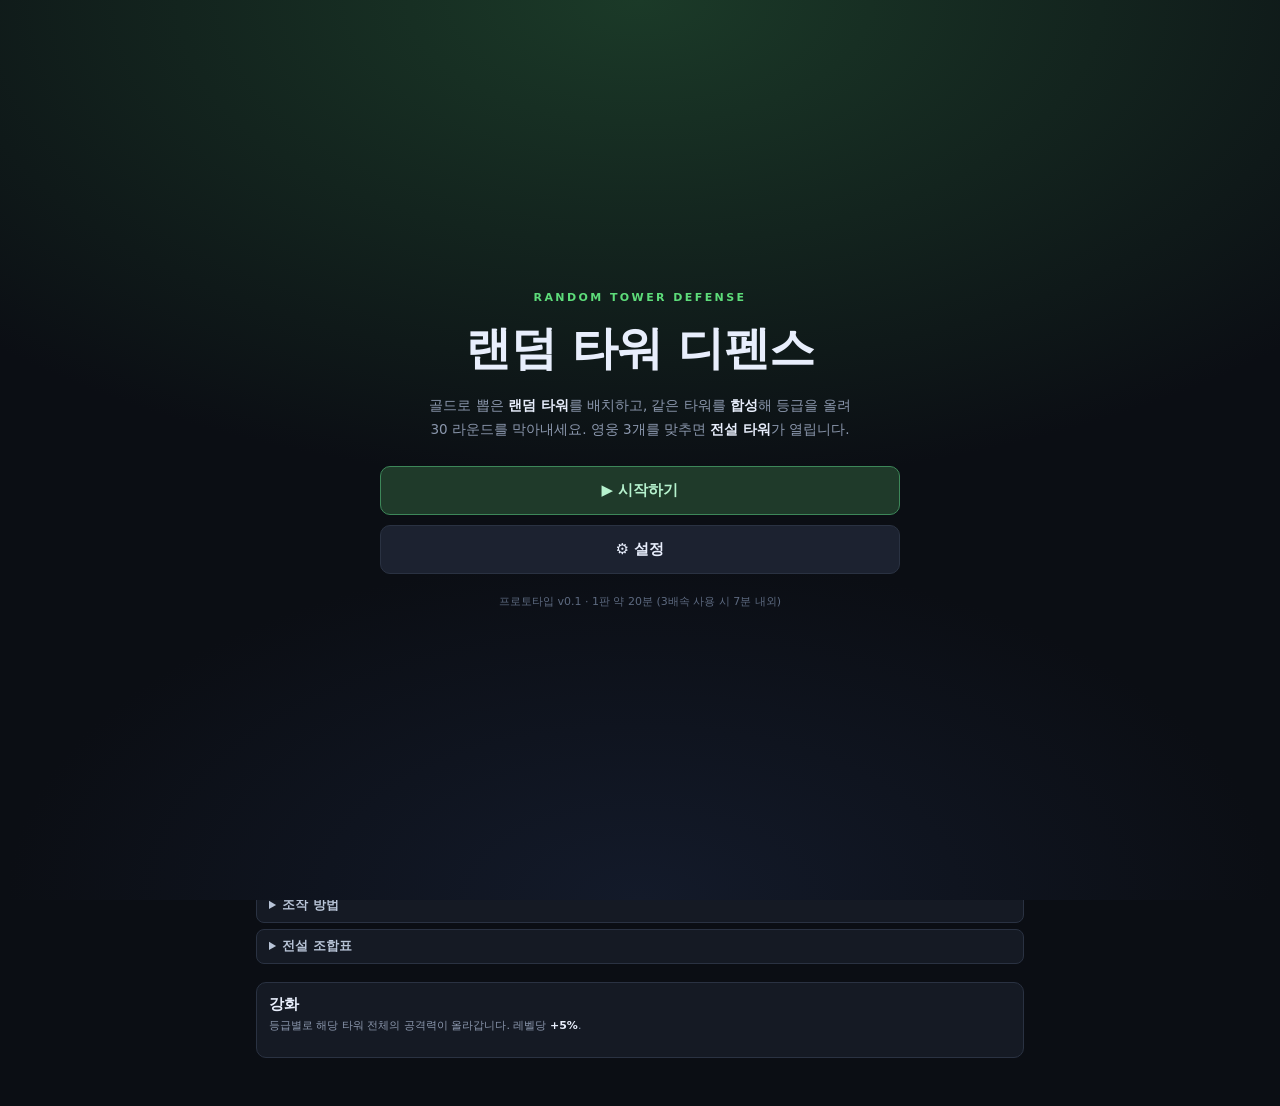
<file: tower defence/index.html>
<!DOCTYPE html>
<!--
  랜덤 타워 디펜스 — 단일 파일 빌드 (더블클릭으로 실행 가능)
  이 파일은 src/ 폴더의 모듈들을 하나로 합친 결과물입니다.
  코드를 수정할 때는 src/ 를 고친 뒤 build.md 안내대로 다시 빌드하세요.
-->

<html lang="ko">
<head>
  <meta charset="UTF-8" />
  <meta name="viewport" content="width=device-width, initial-scale=1.0" />
  <title>랜덤 타워 디펜스 — 프로토타입</title>
  <link rel="icon" href="data:image/svg+xml,<svg xmlns='http://www.w3.org/2000/svg' viewBox='0 0 32 32'><text y='26' font-size='26'>🎲</text></svg>" />
  <style>
/* reset.css — 최소 리셋 */
*, *::before, *::after { box-sizing: border-box; }
html, body { margin: 0; padding: 0; }
h1, h2, h3, p, ul, figure { margin: 0; padding: 0; }
ul { list-style: none; }
button { font: inherit; color: inherit; border: none; background: none; cursor: pointer; }
canvas { display: block; }
img { max-width: 100%; }

/* ============================================================
   game.css — 게임 화면 스타일
   좌측 미션 · 중앙 게임 · 우측 강화의 3단 구성
   ============================================================ */

:root {
  --bg: #0b0e14;
  --panel: #151a24;
  --panel-2: #1c2230;
  --line: #2a3242;
  --text: #e8eefc;
  --muted: #8b97ad;
  --accent: #5ddc7a;
  --gold: #ffd23d;
  --legend: #ffc83d;
  --mission: #4fd1a5;

  /* 게임 판(잔디) 색 — 캔버스 드로잉에서도 같은 계열을 씁니다 */
  --field: #16301f;
}

body {
  background: var(--bg);
  color: var(--text);
  font-family: "Pretendard", "Malgun Gothic", "맑은 고딕", system-ui, sans-serif;
  padding: 18px 12px 48px;
}

/* --- 3단 레이아웃 --- */
.layout {
  display: grid;
  grid-template-columns: 236px minmax(0, 768px) 236px;
  gap: 12px;
  justify-content: center;
  align-items: start;
}
.main {
  display: flex;
  flex-direction: column;
  gap: 10px;
  min-width: 0;
}

/* --- 사이드 패널 --- */
.side {
  background: var(--panel);
  border: 1px solid var(--line);
  border-radius: 10px;
  padding: 12px;
  position: sticky;
  top: 18px;
}
.side-title { font-size: 15px; font-weight: 700; }
.side-sub { font-size: 11px; color: var(--muted); line-height: 1.5; margin-top: 4px; }
.side-sub b { color: var(--text); }
.card-list { display: flex; flex-direction: column; gap: 8px; margin-top: 10px; }

/* 미션 / 강화 카드 공통 */
.card {
  background: var(--panel-2);
  border: 1px solid var(--line);
  border-radius: 8px;
  padding: 9px 10px;
}
.card-top { display: flex; align-items: center; gap: 6px; }
.card-name { font-size: 13px; font-weight: 700; flex: 1; }
.card-tag {
  font-size: 10px;
  font-weight: 700;
  padding: 1px 6px;
  border-radius: 999px;
  border: 1px solid var(--line);
  color: var(--muted);
  white-space: nowrap;
}
.card-meta { font-size: 11px; color: var(--muted); margin-top: 4px; line-height: 1.5; }
.card-meta b { color: var(--text); font-variant-numeric: tabular-nums; }
.card-btn {
  width: 100%;
  margin-top: 8px;
  padding: 7px;
  border-radius: 6px;
  font-size: 12px;
  font-weight: 700;
  background: var(--panel);
  border: 1px solid var(--line);
  transition: filter .12s;
}
.card-btn:hover:not(:disabled) { filter: brightness(1.35); }
.card-btn:disabled { opacity: .35; cursor: not-allowed; }

/* 미션 상태별 강조 */
.card.ready { border-color: var(--mission); }
.card.ready .card-tag { color: var(--mission); border-color: var(--mission); }
.card.ready .card-btn { background: #14382f; border-color: #2f7a63; color: var(--mission); }
.card.active { border-color: var(--gold); }
.card.active .card-tag { color: var(--gold); border-color: var(--gold); }
.card.done { opacity: .55; }

/* 강화 진행 바 */
.bar { height: 5px; background: #10141c; border-radius: 3px; margin-top: 7px; overflow: hidden; }
.bar > i { display: block; height: 100%; border-radius: 3px; }

/* --- 상단 HUD --- */
.hud {
  display: flex;
  align-items: center;
  gap: 18px;
  background: var(--panel);
  border: 1px solid var(--line);
  border-radius: 10px;
  padding: 10px 14px;
}
.hud-item { display: flex; align-items: baseline; gap: 6px; font-size: 18px; font-weight: 700; font-variant-numeric: tabular-nums; }
.hud-item .ico { font-size: 15px; }
.hud-item small { font-size: 11px; font-weight: 400; color: var(--muted); }
.hud-cost {
  display: flex;
  align-items: center;
  gap: 5px;
  font-size: 12px;
  color: var(--muted);
  background: var(--panel-2);
  border: 1px solid var(--line);
  border-radius: 999px;
  padding: 4px 11px;
  white-space: nowrap;
  transition: color .15s, border-color .15s;
}
.hud-cost b { color: var(--gold); font-variant-numeric: tabular-nums; }
/* 골드가 모자라면 붉게 — 지금은 소환할 수 없다는 신호 */
.hud-cost.short { border-color: #8a3a4c; color: #ff9aa5; }
.hud-cost.short b { color: #ff8a8a; }

.hud-spacer { flex: 1; }
.hud-stats { font-size: 11px; color: var(--muted); }

/* --- 설정(톱니바퀴) 버튼 --- */
.gear {
  width: 34px;
  height: 34px;
  flex: 0 0 34px;
  border-radius: 8px;
  background: var(--panel-2);
  border: 1px solid var(--line);
  color: var(--muted);
  font-size: 17px;
  line-height: 1;
  display: grid;
  place-items: center;
  transition: transform .25s, color .15s, border-color .15s;
}
.gear:hover { color: var(--text); border-color: #4a5568; transform: rotate(60deg); }
.gear:focus-visible { outline: 2px solid var(--accent); outline-offset: 2px; }

/* --- 게임 캔버스 --- */
.stage {
  border: 1px solid var(--line);
  border-radius: 10px;
  overflow: hidden;
  line-height: 0;
}
#game { width: 100%; height: auto; cursor: pointer; }

/* --- 버튼 --- */
.actions { display: flex; gap: 8px; }
.btn {
  flex: 1;
  padding: 11px 14px;
  border-radius: 8px;
  background: var(--panel-2);
  border: 1px solid var(--line);
  font-size: 14px;
  font-weight: 600;
  transition: filter .12s, opacity .12s;
}
.btn:hover:not(:disabled) { filter: brightness(1.25); }
.btn:disabled { opacity: .38; cursor: not-allowed; }
.btn.primary { background: #1f3a2a; border-color: #2f6b45; }
.btn.legend  { background: #4a3a12; border-color: #a78230; color: var(--legend); }
.btn.danger  { background: #43202a; border-color: #8a3a4c; }
.btn.ghost   { background: transparent; }
.btn.speed   { flex: 0 0 118px; font-variant-numeric: tabular-nums; letter-spacing: .02em; }
.btn.speed.active { background: #3a2a12; border-color: #a78230; color: var(--gold); }

/* --- 선택 정보 패널 --- */
.panel {
  background: var(--panel);
  border: 1px solid var(--line);
  border-radius: 10px;
  padding: 12px 14px;
  min-height: 132px;
}
.panel-head { display: flex; align-items: center; gap: 8px; margin-bottom: 6px; }
.panel-head h2 { font-size: 16px; font-weight: 700; }
.badge {
  font-size: 11px;
  font-weight: 700;
  color: #10141c;
  padding: 2px 8px;
  border-radius: 999px;
}
.badge:empty { display: none; }
.stats { font-size: 13px; color: #c4cfe2; }
.stats b { color: var(--text); }
.desc { font-size: 12px; color: var(--muted); margin-top: 4px; line-height: 1.5; }

/* 등급별 합성 버튼 줄 */
.merge-row { display: flex; gap: 8px; margin-top: 10px; }
.merge-row:empty { display: none; }
.merge-btn {
  flex: 1;
  padding: 9px 6px;
  border-radius: 8px;
  background: var(--panel-2);
  border: 1px solid var(--line);
  font-size: 13px;
  font-weight: 700;
  line-height: 1.35;
  transition: filter .12s;
}
.merge-btn:hover:not(:disabled) { filter: brightness(1.3); }
.merge-btn:disabled { opacity: .4; cursor: not-allowed; }
.merge-btn small {
  display: block;
  font-size: 11px;
  font-weight: 500;
  color: var(--muted);
  font-variant-numeric: tabular-nums;
}
.merge-btn.ready small { color: inherit; opacity: .8; }

.panel-actions { display: flex; gap: 8px; margin-top: 8px; }
.panel-actions .btn[hidden] { display: none; }
.panel-actions:empty { display: none; }

/* 판매 줄 — 합성 버튼과 확실히 떼어 놓습니다 (오클릭 방지) */
.sell-row {
  display: flex;
  justify-content: flex-end;
  margin-top: 14px;
  padding-top: 12px;
  border-top: 1px dashed var(--line);
}
.sell-row:has(.btn[hidden]) { display: none; }
.btn.sell {
  flex: 0 0 auto;
  padding: 8px 14px;
  font-size: 12.5px;
  font-weight: 600;
  background: transparent;
  border: 1px solid var(--line);
  color: var(--muted);
}
.btn.sell:hover:not(:disabled) { color: var(--text); border-color: #4a5568; filter: none; }
/* 한 번 누른 뒤 — 확인 대기 상태 */
.btn.sell.armed {
  background: #43202a;
  border-color: #c04a60;
  color: #ffb3bf;
  animation: sellPulse 1s ease-in-out infinite;
}
@keyframes sellPulse {
  0%, 100% { box-shadow: 0 0 0 0 rgba(192,74,96,0); }
  50%      { box-shadow: 0 0 0 4px rgba(192,74,96,0.28); }
}
@media (prefers-reduced-motion: reduce) { .btn.sell.armed { animation: none; } }

/* --- 도움말 --- */
.help { font-size: 12.5px; color: var(--muted); }
.help details {
  background: var(--panel);
  border: 1px solid var(--line);
  border-radius: 8px;
  padding: 8px 12px;
  margin-bottom: 6px;
}
.help summary { cursor: pointer; font-weight: 600; color: #b9c5d8; }
.help ul { margin-top: 8px; display: flex; flex-direction: column; gap: 5px; }
.help li { line-height: 1.5; }
.help li::before { content: "· "; color: var(--muted); }
.help b { color: var(--text); }
kbd {
  background: var(--panel-2);
  border: 1px solid var(--line);
  border-radius: 4px;
  padding: 1px 5px;
  font-size: 11px;
}

/* --- 반응형 --- */
@media (max-width: 1290px) {
  .layout { grid-template-columns: minmax(0, 768px); }
  .side { position: static; }
  .card-list { display: grid; grid-template-columns: repeat(auto-fit, minmax(210px, 1fr)); }
}
@media (max-width: 560px) {
  .btn.speed { flex: 1; }
  .hud { gap: 12px; flex-wrap: wrap; }
  .hud-stats { display: none; }
  .hud-cost { order: 9; }
  .actions { flex-direction: column; }
  .merge-row { flex-wrap: wrap; }
}


/* ============================================================
   타이틀 화면
   ============================================================ */
.title-screen {
  position: fixed;
  inset: 0;
  display: grid;
  place-items: center;
  padding: 24px;
  background:
    radial-gradient(120% 90% at 50% 0%, #1b3a28 0%, transparent 60%),
    radial-gradient(90% 70% at 50% 100%, #131a2a 0%, transparent 55%),
    var(--bg);
  z-index: 50;
}
.title-screen[hidden] { display: none; }

.title-inner {
  width: min(520px, 100%);
  text-align: center;
  display: flex;
  flex-direction: column;
  gap: 14px;
  animation: titleIn .5s ease-out;
}
@keyframes titleIn {
  from { opacity: 0; transform: translateY(14px); }
  to   { opacity: 1; transform: none; }
}
@media (prefers-reduced-motion: reduce) {
  .title-inner { animation: none; }
  .gear { transition: none; }
}

.title-eyebrow {
  font-size: 11px;
  letter-spacing: .22em;
  color: var(--accent);
  font-weight: 700;
}
.title-name {
  font-size: clamp(32px, 7vw, 46px);
  font-weight: 800;
  letter-spacing: -.01em;
  text-wrap: balance;
}
.title-desc {
  font-size: 13.5px;
  line-height: 1.75;
  color: var(--muted);
}
.title-desc b { color: var(--text); }

.title-menu {
  display: flex;
  flex-direction: column;
  gap: 10px;
  margin-top: 10px;
}
.title-btn {
  padding: 14px;
  border-radius: 10px;
  background: var(--panel-2);
  border: 1px solid var(--line);
  font-size: 15px;
  font-weight: 700;
  transition: filter .12s, transform .12s;
}
.title-btn:hover { filter: brightness(1.3); transform: translateY(-1px); }
.title-btn.primary { background: #1f3a2a; border-color: #3d8759; color: #b6f2ce; }
.title-foot { font-size: 11px; color: #5d6a80; margin-top: 6px; }

/* ============================================================
   설정 모달 (타이틀 / 인게임 공용)
   ============================================================ */
.modal-backdrop {
  position: fixed;
  inset: 0;
  background: rgba(6, 9, 14, 0.78);
  display: grid;
  place-items: center;
  padding: 20px;
  z-index: 60;
}
.modal-backdrop[hidden] { display: none; }

.modal {
  width: min(400px, 100%);
  background: var(--panel);
  border: 1px solid var(--line);
  border-radius: 12px;
  padding: 18px;
  display: flex;
  flex-direction: column;
  gap: 14px;
  animation: modalIn .18s ease-out;
}
@keyframes modalIn {
  from { opacity: 0; transform: scale(.97); }
  to   { opacity: 1; transform: none; }
}
@media (prefers-reduced-motion: reduce) { .modal { animation: none; } }

.modal-head { display: flex; align-items: center; }
.modal-head h2 { font-size: 17px; font-weight: 700; flex: 1; }
.modal-x {
  width: 28px; height: 28px;
  border-radius: 6px;
  color: var(--muted);
  font-size: 14px;
}
.modal-x:hover { background: var(--panel-2); color: var(--text); }

.modal-body { display: flex; flex-direction: column; gap: 6px; }
.field { display: flex; flex-direction: column; gap: 8px; }
.field-label { font-size: 13px; font-weight: 600; color: #c4cfe2; }
.field-label b { color: var(--accent); font-variant-numeric: tabular-nums; }
.field-hint { font-size: 11px; color: var(--muted); }

/* 사운드 슬라이더 */
input[type="range"] {
  -webkit-appearance: none;
  appearance: none;
  width: 100%;
  height: 6px;
  border-radius: 3px;
  background: var(--panel-2);
  border: 1px solid var(--line);
  cursor: pointer;
}
input[type="range"]::-webkit-slider-thumb {
  -webkit-appearance: none;
  appearance: none;
  width: 18px; height: 18px;
  border-radius: 50%;
  background: var(--accent);
  border: 2px solid #0d1117;
  cursor: pointer;
}
input[type="range"]::-moz-range-thumb {
  width: 16px; height: 16px;
  border-radius: 50%;
  background: var(--accent);
  border: 2px solid #0d1117;
  cursor: pointer;
}
input[type="range"]:focus-visible { outline: 2px solid var(--accent); outline-offset: 3px; }

.modal-actions { display: flex; gap: 8px; }
.modal-actions .btn[hidden] { display: none; }

  </style>
</head>
<body>

  <!-- ===================== 타이틀 화면 ===================== -->
  <div id="titleScreen" class="title-screen">
    <div class="title-inner">
      <p class="title-eyebrow">RANDOM TOWER DEFENSE</p>
      <h1 class="title-name">랜덤 타워 디펜스</h1>
      <p class="title-desc">
        골드로 뽑은 <b>랜덤 타워</b>를 배치하고, 같은 타워를 <b>합성</b>해 등급을 올려<br />
        30 라운드를 막아내세요. 영웅 3개를 맞추면 <b>전설 타워</b>가 열립니다.
      </p>

      <div class="title-menu">
        <button id="btnStart" class="title-btn primary">▶ 시작하기</button>
        <button id="btnTitleSettings" class="title-btn">⚙ 설정</button>
      </div>

      <p class="title-foot">프로토타입 v0.1 · 1판 약 20분 (3배속 사용 시 7분 내외)</p>
    </div>
  </div>

  <!-- ===================== 게임 화면 ===================== -->
  <div class="layout" id="gameRoot" hidden>

    <!-- 좌측: 미션 -->
    <aside class="side">
      <h2 class="side-title">미션</h2>
      <p class="side-sub">전용 보스를 소환해 처치하면 골드를 받습니다. 놓쳐도 라이프는 깎이지 않습니다.</p>
      <div id="missionList" class="card-list"></div>
    </aside>

    <!-- 중앙: 게임 -->
    <main class="main">

      <header class="hud">
        <div class="hud-item"><span class="ico">💰</span><span id="gold">0</span><small>골드</small></div>
        <div class="hud-item"><span class="ico">❤️</span><span id="life">0</span><small>라이프</small></div>
        <div class="hud-item"><span class="ico">🌊</span><span id="wave">0</span><small>/ <span id="waveMax">30</span> 라운드</small></div>
        <div class="hud-cost" id="summonCost">🎲 소환 <b>50G</b></div>
        <div class="hud-spacer"></div>
        <div class="hud-stats" id="statLine"></div>
        <button id="btnGear" class="gear" title="설정 (ESC)" aria-label="설정 열기">⚙</button>
      </header>

      <div class="stage">
        <canvas id="game"></canvas>
      </div>

      <div class="actions">
        <button id="btnWave" class="btn primary">⏩ 바로 시작</button>
        <button id="btnSpeed" class="btn speed">▶ 1배속</button>
        <button id="btnRestart" class="btn danger" hidden>↻ 재시작</button>
      </div>

      <section class="panel">
        <div class="panel-head">
          <h2 id="selTitle">선택된 타워 없음</h2>
          <span id="selBadge" class="badge"></span>
        </div>
        <p id="selStats" class="stats">빈 슬롯을 클릭하면 랜덤 타워가 소환됩니다. (소환 비용 50G)</p>
        <p id="selDesc" class="desc"></p>
        <div id="mergeButtons" class="merge-row"></div>
        <div class="panel-actions">
          <button id="btnLegend" class="btn legend" hidden>★ 전설 합성</button>
        </div>
        <!-- 판매는 되돌릴 수 없으므로 합성 버튼과 줄을 나누고, 2단계 확인을 거칩니다 -->
        <div class="sell-row">
          <button id="btnSell" class="btn sell" hidden>💰 판매</button>
        </div>
      </section>

      <section class="help">
        <details>
          <summary>조작 방법</summary>
          <ul>
            <li>빈 슬롯 <b>클릭</b> → 골드를 소모하고 <b>랜덤 일반 타워</b> 소환</li>
            <li>타워 <b>클릭</b> → 선택(사거리 표시). 아래에 <b>고급 / 희귀 / 영웅</b> 합성 버튼이 각각 표시됩니다</li>
            <li>등급을 건너뛸 수 있습니다 — 같은 일반 타워가 <b>8개</b>면 한 번에 <b>영웅</b>까지</li>
            <li>합성 결과는 <b>클릭한 타워의 위치</b>에 생성됩니다</li>
            <li><b>영웅</b> 타워를 클릭한 뒤 다른 영웅 2개를 추가로 클릭 → 조합표에 맞으면 <b>전설</b> 생성</li>
            <li><kbd>ESC</kbd> 또는 우측 상단 <b>⚙</b> → 설정창 (게임 일시정지)</li>
            <li><b>우클릭</b> → 선택 해제 / <kbd>1</kbd> <kbd>2</kbd> <kbd>3</kbd> → 배속 전환</li>
          </ul>
        </details>
        <details>
          <summary>전설 조합표</summary>
          <ul id="recipeList"></ul>
        </details>
      </section>

    </main>

    <!-- 우측: 강화 -->
    <aside class="side">
      <h2 class="side-title">강화</h2>
      <p class="side-sub">등급별로 해당 타워 전체의 공격력이 올라갑니다. 레벨당 <b>+5%</b>.</p>
      <div id="upgradeList" class="card-list"></div>
    </aside>

  </div>

  <!-- ===================== 설정창 (타이틀 / 인게임 공용) ===================== -->
  <div id="settingsModal" class="modal-backdrop" hidden>
    <div class="modal" role="dialog" aria-modal="true" aria-labelledby="settingsTitle">
      <div class="modal-head">
        <h2 id="settingsTitle">설정</h2>
        <button id="btnSettingsClose" class="modal-x" aria-label="닫기">✕</button>
      </div>

      <div class="modal-body">
        <label class="field" for="volume">
          <span class="field-label">사운드 <b id="volumeValue">50</b></span>
          <input id="volume" type="range" min="0" max="100" step="1" value="50" />
        </label>
        <p id="volumeHint" class="field-hint">0으로 내리면 음소거됩니다.</p>
      </div>

      <div class="modal-actions">
        <button id="btnExitGame" class="btn danger" hidden>🚪 게임 나가기</button>
        <button id="btnSettingsOk" class="btn primary">확인</button>
      </div>
    </div>
  </div>

  <script>
(() => {
  // src/js/data/config.js
  var CONFIG = {
    // --- 격자 / 캔버스 ---
    grid: {
      cols: 12,
      rows: 8,
      tile: 64
    },
    // --- 합성 규칙 ---
    merge: {
      // 한 등급 올리는 데 필요한 동일 계열·동일 등급 타워 수
      // 2 = 빠른 체감(현재) / 3 = 정통 랜덤TD 방식
      required: 2,
      // 등급을 건너뛰는 합성도 허용합니다.
      // 필요 개수 = required ^ (목표등급 - 현재등급)
      //   일반 2개 → 고급 / 일반 4개 → 희귀 / 일반 8개 → 영웅
      // 전설 조합에 필요한 영웅 타워 수 (조합표는 legendary.js)
      legendaryRequired: 3
    },
    // --- 경제 ---
    economy: {
      startGold: 200,
      // 초반 4회 소환 — 1~3라운드 사고사 방지
      summonCost: 50,
      // 소환 비용 (고정)
      sellRatio: 0.5,
      // 판매 시 환급 비율
      waveBonusBase: 20,
      // 웨이브 클리어 보너스 기본값
      waveBonusPerWave: 4,
      // 웨이브당 보너스 증가량
      skipBonusPerSecond: 3,
      // 준비시간 스킵 시 남은 초당 보너스
      skipBonusMaxSeconds: 5
      // 스킵 보너스로 인정되는 최대 초 (밸런스 상한)
    },
    // --- 등급별 강화 (우측 패널) ---
    // 비용 = costBase × (다음 레벨)
    //   일반: 1, 2, 3, 4, 5 …   전설: 5, 10, 15, 20 …
    upgrade: {
      damagePerLevel: 0.05,
      // 레벨당 해당 등급 타워 공격력 +5%
      tiers: [
        { tier: 0, maxLevel: 5, costBase: 1 },
        { tier: 1, maxLevel: 10, costBase: 2 },
        { tier: 2, maxLevel: 15, costBase: 3 },
        { tier: 3, maxLevel: 20, costBase: 4 },
        { tier: 4, maxLevel: 30, costBase: 5 }
      ]
    },
    // --- 라이프 ---
    life: {
      start: 20,
      normalDamage: 1,
      bossDamage: 3
    },
    // --- 웨이브 ---
    wave: {
      finalWave: 30,
      // 최종 라운드 — 이 웨이브를 막으면 클리어
      prepTime: 20,
      // 웨이브 간 준비 시간(초)
      hpGrowth: 1.32,
      // 6라운드부터 적용되는 일반 적 체력 배율
      earlyGrowth: 1.15,
      // 1~5라운드는 완만하게 (초반 사고사 방지)
      earlySoftWaves: 5,
      bossHpGrowth: 1.2,
      // 보스 전용(더 완만한) 체력 배율
      rewardGrowth: 1.06,
      // 웨이브당 보상 배율
      bossInterval: 10,
      // 몇 웨이브마다 보스가 등장하는지 (10/20/30)
      bossCount: { 10: 1, 20: 2, 30: 2 }
      // 라운드별 보스 수 (30라운드 하향)
    },
    // --- 사운드 ---
    audio: {
      defaultVolume: 0.5
      // 0.0 ~ 1.0
    },
    // --- 게임 속도 (배속) ---
    // 배속은 정수 배수로만 두고, 루프에서 프레임을 그 횟수만큼 쪼개어 돌립니다.
    // (dt 를 그냥 곱하면 고속 투사체가 적을 통과해 버리는 문제가 생깁니다)
    speed: {
      options: [1, 2, 3],
      default: 1
    },
    // --- 등급별 부가 보정 (등급 단계 t = 0..3) ---
    rarityBonus: {
      rangePerTier: 0.06,
      // 사거리 +6%/단계
      cooldownPerTier: 0.05
      // 공격 쿨다운 -5%/단계
    }
  };
  CONFIG.canvas = {
    width: CONFIG.grid.cols * CONFIG.grid.tile,
    height: CONFIG.grid.rows * CONFIG.grid.tile
  };

  // src/js/data/missions.js
  var MISSIONS = [
    {
      id: "midboss",
      name: "중간 보스 토벌",
      icon: "◆",
      enemy: "midboss",
      /** 5라운드마다 반복 개방 (5 · 10 · 15 · 20 · 25 · 30) */
      every: 5,
      repeatable: true,
      /** 보상 골드 = base + perWave × 개방된 라운드 */
      reward: { base: 180, perWave: 26 },
      hint: "5라운드마다 도전 가능",
      desc: "경로에 중간 보스가 나타납니다. 처치하면 즉시 골드를 받습니다."
    },
    {
      id: "elite",
      name: "엘리트 처단",
      icon: "✦",
      enemy: "elite",
      /** 15라운드부터 1회 개방 */
      at: 15,
      repeatable: false,
      reward: { base: 900, perWave: 0 },
      hint: "15라운드에 개방 · 1회 한정",
      desc: "빠르고 단단한 엘리트. 방어력이 높아 방어 무시 계열이 유리합니다."
    },
    {
      id: "gatekeeper",
      name: "문지기 격파",
      icon: "❖",
      enemy: "gatekeeper",
      /** 25라운드부터 1회 개방 */
      at: 25,
      repeatable: false,
      reward: { base: 2200, perWave: 0 },
      hint: "25라운드에 개방 · 1회 한정",
      desc: "방어력 20의 거대한 문지기. 잡으면 최종 라운드 대비 자금을 크게 확보합니다."
    }
  ];
  function isUnlockedAt(mission, wave) {
    if (mission.every) return wave > 0 && wave % mission.every === 0;
    return wave >= mission.at;
  }
  function missionReward(mission, wave) {
    return Math.round(mission.reward.base + mission.reward.perWave * wave);
  }

  // src/js/core/state.js
  function initialMissions() {
    const out = {};
    for (const m of MISSIONS) {
      out[m.id] = {
        /** 'locked' | 'ready' | 'active' | 'done' */
        status: "locked",
        unlockedWave: 0,
        clears: 0
      };
    }
    return out;
  }
  var state = {
    /** @type {Screen} 타이틀 화면인지 게임 중인지 */
    screen: "title",
    /** 설정창이 열려 있는지 — 열려 있으면 게임이 일시정지됩니다 */
    settingsOpen: false,
    /** 효과음 음량 0.0 ~ 1.0 */
    volume: CONFIG.audio.defaultVolume,
    /** @type {Phase} */
    phase: "ready",
    gold: 0,
    life: 0,
    wave: 0,
    prepTimer: 0,
    /** 게임 진행 배속 (1 / 2 / 3) — 재시작해도 유지됩니다 */
    speed: CONFIG.speed.default,
    /** 등급별 강화 레벨 (인덱스 = 등급 tier 0~4) */
    upgrades: [0, 0, 0, 0, 0],
    /** 미션 진행 상태 (id → { status, unlockedWave, clears }) */
    missions: initialMissions(),
    /** @type {Map<number, import('../entities/Tower.js').Tower>} tileIndex → Tower */
    towers: /* @__PURE__ */ new Map(),
    /** @type {import('../entities/Enemy.js').Enemy[]} */
    enemies: [],
    /** @type {import('../entities/Projectile.js').Projectile[]} */
    projectiles: [],
    /** @type {object[]} 짧은 시각 효과 */
    effects: [],
    /** @type {object[]} 떠오르는 텍스트 */
    floaters: [],
    /** 선택된 타일 인덱스 목록 (전설 조합 시 최대 3개) */
    selection: [],
    /**
     * 판매 확인 대기 중인 타일 인덱스 (없으면 null).
     * 실수로 파는 걸 막기 위해 판매는 2단계로 진행됩니다.
     */
    sellArmed: null,
    /** 스폰 대기열 */
    spawnQueue: [],
    spawnTimer: 0,
    stats: { killed: 0, merges: 0, summons: 0, legendaries: 0, upgrades: 0, missions: 0 },
    /** UI에 띄울 안내 메시지 */
    toast: { text: "", timer: 0 }
  };
  function resetState() {
    const keepSpeed = state.speed;
    state.phase = "prep";
    state.gold = CONFIG.economy.startGold;
    state.life = CONFIG.life.start;
    state.wave = 0;
    state.prepTimer = CONFIG.wave.prepTime;
    state.upgrades = [0, 0, 0, 0, 0];
    state.missions = initialMissions();
    state.towers = /* @__PURE__ */ new Map();
    state.enemies = [];
    state.projectiles = [];
    state.effects = [];
    state.floaters = [];
    state.selection = [];
    state.sellArmed = null;
    state.spawnQueue = [];
    state.spawnTimer = 0;
    state.stats = { killed: 0, merges: 0, summons: 0, legendaries: 0, upgrades: 0, missions: 0 };
    state.toast = { text: "", timer: 0 };
    state.speed = keepSpeed;
    state.settingsOpen = false;
  }
  function isRunning() {
    return state.screen === "playing" && !state.settingsOpen;
  }
  function cycleSpeed() {
    const opts = CONFIG.speed.options;
    const next = opts[(opts.indexOf(state.speed) + 1) % opts.length];
    state.speed = next;
    return next;
  }
  function setSpeed(value) {
    if (CONFIG.speed.options.includes(value)) state.speed = value;
    return state.speed;
  }
  function showToast(text, seconds = 2) {
    state.toast.text = text;
    state.toast.timer = seconds;
  }
  function addFloater(x, y, text, color = "#ffffff") {
    state.floaters.push({ x, y, text, color, life: 0.9, vy: -34 });
  }
  function addEffect(effect) {
    state.effects.push({ life: 0.35, maxLife: 0.35, ...effect });
  }
  function clearSelection() {
    state.selection = [];
    state.sellArmed = null;
  }
  function selectedTowers() {
    return state.selection.map((idx) => state.towers.get(idx)).filter(Boolean);
  }

  // src/js/data/towers.js
  var FAMILIES = {
    archer: {
      id: "archer",
      name: "궁수탑",
      shape: "triangle",
      color: "#3ddc84",
      role: "단일 딜러",
      damage: 8,
      cooldown: 0.6,
      range: 190,
      projectileSpeed: 520,
      desc: "빠른 공속과 긴 사거리. 단일 대상에게 꾸준한 피해."
    },
    cannon: {
      id: "cannon",
      name: "포탑",
      shape: "square",
      color: "#ff9f45",
      role: "광역 딜러",
      damage: 18,
      cooldown: 1.4,
      range: 150,
      projectileSpeed: 340,
      splash: 45,
      desc: "느리지만 착탄 지점 주변에 광역 피해."
    },
    frost: {
      id: "frost",
      name: "서리탑",
      shape: "diamond",
      color: "#5ecbff",
      role: "유틸",
      damage: 5,
      cooldown: 0.9,
      range: 160,
      projectileSpeed: 420,
      slow: { amount: 0.35, duration: 1.5 },
      desc: "피해는 낮지만 명중한 적의 이동 속도를 늦춤."
    },
    volt: {
      id: "volt",
      name: "전격탑",
      shape: "pentagon",
      color: "#b46bff",
      role: "연쇄 딜러",
      damage: 10,
      cooldown: 1,
      range: 170,
      projectileSpeed: 600,
      chain: { count: 2, falloff: 0.6, radius: 95 },
      desc: "명중 후 주변의 다른 적에게 전기가 연쇄."
    }
  };
  var FAMILY_IDS = Object.keys(FAMILIES);
  var RARITIES = [
    { id: "common", name: "일반", border: "#9aa0a6", mult: 1, dots: 1 },
    { id: "uncommon", name: "고급", border: "#3ddc84", mult: 2.4, dots: 2 },
    { id: "rare", name: "희귀", border: "#4a9eff", mult: 5.8, dots: 3 },
    { id: "epic", name: "영웅", border: "#b44aff", mult: 14, dots: 4 },
    { id: "legendary", name: "전설", border: "#ffc83d", mult: 0, dots: 5 }
  ];
  var MAX_MERGE_TIER = 3;
  var LEGENDARY_TIER = 4;

  // src/js/core/grid.js
  var { cols, rows, tile } = CONFIG.grid;
  var WAYPOINTS = [
    [-1, 1],
    [9, 1],
    [9, 4],
    [2, 4],
    [2, 6],
    [cols, 6]
  ];
  function tileIndex(col, row) {
    return row * cols + col;
  }
  function indexToTile(idx) {
    return { col: idx % cols, row: Math.floor(idx / cols) };
  }
  function tileCenter(col, row) {
    return { x: col * tile + tile / 2, y: row * tile + tile / 2 };
  }
  function pixelToTile(x, y) {
    const col = Math.floor(x / tile);
    const row = Math.floor(y / tile);
    if (col < 0 || col >= cols || row < 0 || row >= rows) return null;
    return { col, row };
  }
  var PATH_TILES = (() => {
    const set = /* @__PURE__ */ new Set();
    for (let i = 0; i < WAYPOINTS.length - 1; i++) {
      const [c1, r1] = WAYPOINTS[i];
      const [c2, r2] = WAYPOINTS[i + 1];
      const dc = Math.sign(c2 - c1);
      const dr = Math.sign(r2 - r1);
      let c = c1;
      let r = r1;
      while (true) {
        if (c >= 0 && c < cols && r >= 0 && r < rows) set.add(tileIndex(c, r));
        if (c === c2 && r === r2) break;
        c += dc;
        r += dr;
      }
    }
    return set;
  })();
  var PATH_POINTS = WAYPOINTS.map(([c, r]) => tileCenter(c, r));
  var PATH_LENGTH = (() => {
    let total = 0;
    for (let i = 0; i < PATH_POINTS.length - 1; i++) {
      total += Math.hypot(
        PATH_POINTS[i + 1].x - PATH_POINTS[i].x,
        PATH_POINTS[i + 1].y - PATH_POINTS[i].y
      );
    }
    return total;
  })();
  function isBuildable(col, row) {
    return !PATH_TILES.has(tileIndex(col, row));
  }
  var BUILDABLE_COUNT = cols * rows - PATH_TILES.size;

  // src/js/data/legendary.js
  var LEGENDARY_TOWERS = [
    {
      id: "storm_spire",
      name: "폭풍의 첨탑",
      recipe: ["archer", "volt", "frost"],
      shape: "star",
      color: "#ffe08a",
      role: "범위 기절 (제어)",
      // pulse = 투사체를 쏘지 않고 사거리 전체를 주기적으로 내리치는 방식
      pulse: true,
      damage: 90,
      cooldown: 1.6,
      range: 200,
      stun: { duration: 1.1 },
      desc: "주기적으로 사거리 안의 모든 적을 내리쳐 기절시킵니다. 적이 한곳에 묶이면서 뒤따라오는 적들이 쌓이고, 광역 타워가 한 번에 정리할 수 있게 됩니다."
    },
    {
      id: "blaze_fort",
      name: "작열 요새",
      recipe: ["cannon", "volt", "archer"],
      shape: "burst",
      color: "#ff7a3d",
      role: "대형 광역 (섬멸)",
      damage: 300,
      cooldown: 1.1,
      range: 200,
      projectileSpeed: 420,
      splash: 85,
      burn: { dps: 70, duration: 3 },
      desc: "넓은 폭발과 함께 지면을 태워 지속 피해를 남깁니다. 기절로 뭉쳐둔 적을 한 번에 정리하는 주력 딜러입니다."
    },
    {
      id: "glacier_wall",
      name: "빙하 성벽",
      recipe: ["cannon", "frost", "archer"],
      shape: "shield",
      color: "#9fe8ff",
      role: "범위 둔화 (지연)",
      damage: 150,
      cooldown: 0.8,
      range: 215,
      projectileSpeed: 460,
      splash: 70,
      slow: { amount: 0.6, duration: 2.2 },
      desc: "착탄 범위의 적을 크게 얼려 진격을 늦춥니다. 기절이 풀린 뒤에도 적이 흩어지지 않게 붙잡아 둡니다."
    },
    {
      id: "void_prism",
      name: "공허 프리즘",
      recipe: ["cannon", "frost", "volt"],
      shape: "prism",
      color: "#c98bff",
      role: "방어 무시 (대보스)",
      damage: 230,
      cooldown: 0.7,
      range: 220,
      projectileSpeed: 820,
      chain: { count: 4, falloff: 0.85, radius: 140 },
      pierceArmor: true,
      desc: "적의 방어력을 완전히 무시하는 4연쇄 광선. 장갑형과 보스에게 특히 강합니다."
    }
  ];
  function recipeKey(familyIds) {
    return [...familyIds].sort().join("+");
  }
  var RECIPE_MAP = new Map(
    LEGENDARY_TOWERS.map((t) => [recipeKey(t.recipe), t])
  );
  function findLegendary(familyIds) {
    return RECIPE_MAP.get(recipeKey(familyIds)) || null;
  }
  function legendaryRecipeList(familyNameOf) {
    return LEGENDARY_TOWERS.map(
      (t) => `<b>${t.name}</b> (${t.role}) = ${t.recipe.map(familyNameOf).join(" + ")}`
    );
  }

  // src/js/entities/Tower.js
  var nextId = 1;
  var Tower = class {
    /**
     * @param {number} tileIdx
     * @param {{familyId?:string, tier?:number, legendaryId?:string}} opts
     */
    constructor(tileIdx, opts) {
      this.uid = nextId++;
      this.tileIdx = tileIdx;
      const { col, row } = indexToTile(tileIdx);
      const c = tileCenter(col, row);
      this.x = c.x;
      this.y = c.y;
      this.cooldownTimer = 0;
      this.spawnAnim = 1;
      this.angle = -Math.PI / 2;
      if (opts.legendaryId) {
        const def = LEGENDARY_TOWERS.find((t) => t.id === opts.legendaryId);
        this.isLegendary = true;
        this.legendaryId = def.id;
        this.familyId = null;
        this.tier = LEGENDARY_TIER;
        this.name = def.name;
        this.shape = def.shape;
        this.color = def.color;
        this.role = def.role;
        this.desc = def.desc;
        this.damage = def.damage;
        this.cooldown = def.cooldown;
        this.range = def.range;
        this.projectileSpeed = def.projectileSpeed ?? 0;
        this.splash = def.splash || 0;
        this.chain = def.chain || null;
        this.slow = def.slow || null;
        this.burn = def.burn || null;
        this.stun = def.stun || null;
        this.pulse = !!def.pulse;
        this.pierceArmor = !!def.pierceArmor;
      } else {
        const fam = FAMILIES[opts.familyId];
        const tier = opts.tier ?? 0;
        const rar = RARITIES[tier];
        this.isLegendary = false;
        this.familyId = fam.id;
        this.tier = tier;
        this.name = `${rar.name} ${fam.name}`;
        this.shape = fam.shape;
        this.color = fam.color;
        this.role = fam.role;
        this.desc = fam.desc;
        this.damage = Math.round(fam.damage * rar.mult);
        this.cooldown = fam.cooldown * (1 - CONFIG.rarityBonus.cooldownPerTier * tier);
        this.range = Math.round(
          fam.range * (1 + CONFIG.rarityBonus.rangePerTier * tier)
        );
        this.projectileSpeed = fam.projectileSpeed;
        this.splash = fam.splash || 0;
        this.chain = fam.chain || null;
        this.slow = fam.slow || null;
        this.burn = null;
        this.stun = null;
        this.pulse = false;
        this.pierceArmor = false;
      }
    }
    get rarity() {
      return RARITIES[this.tier];
    }
    /** 판매 환급액 */
    get sellValue() {
      const copies = this.isLegendary ? Math.pow(CONFIG.merge.required, 3) * CONFIG.merge.legendaryRequired : Math.pow(CONFIG.merge.required, this.tier);
      return Math.round(
        copies * CONFIG.economy.summonCost * CONFIG.economy.sellRatio
      );
    }
    /** 같은 계열 + 같은 등급인지 (합성 재료 판정) */
    matches(other) {
      return !this.isLegendary && !other.isLegendary && this.familyId === other.familyId && this.tier === other.tier;
    }
  };

  // src/js/systems/economy.js
  function summonCost() {
    return CONFIG.economy.summonCost;
  }
  function canAfford(amount) {
    return state.gold >= amount;
  }
  function spend(amount) {
    if (!canAfford(amount)) return false;
    state.gold -= amount;
    return true;
  }
  function earn(amount, x, y) {
    state.gold += amount;
    if (x !== void 0) addFloater(x, y, `+${amount}`, "#ffd23d");
  }
  function loseLife(amount) {
    state.life = Math.max(0, state.life - amount);
    showToast(`적이 통과했습니다! (-${amount})`, 1.2);
    if (state.life <= 0) {
      state.phase = "over";
    }
  }

  // src/js/systems/summon.js
  function canSummon(tileIdx) {
    const { col, row } = indexToTile(tileIdx);
    if (!isBuildable(col, row)) return { ok: false, reason: "경로 위에는 배치할 수 없습니다." };
    if (state.towers.has(tileIdx)) return { ok: false, reason: "이미 타워가 있습니다." };
    if (!canAfford(summonCost())) return { ok: false, reason: "골드가 부족합니다." };
    return { ok: true };
  }
  function summonAt(tileIdx) {
    const check = canSummon(tileIdx);
    if (!check.ok) {
      showToast(check.reason, 1.2);
      return null;
    }
    spend(summonCost());
    const familyId = FAMILY_IDS[Math.floor(Math.random() * FAMILY_IDS.length)];
    const tower = new Tower(tileIdx, { familyId, tier: 0 });
    state.towers.set(tileIdx, tower);
    state.stats.summons++;
    const { col, row } = indexToTile(tileIdx);
    const c = tileCenter(col, row);
    addEffect({ type: "ring", x: c.x, y: c.y, color: tower.color, radius: 34 });
    return tower;
  }

  // src/js/render/shapes.js
  function polygon(ctx3, x, y, radius, sides, rotation = -Math.PI / 2) {
    ctx3.beginPath();
    for (let i = 0; i < sides; i++) {
      const a = rotation + i * Math.PI * 2 / sides;
      const px = x + Math.cos(a) * radius;
      const py = y + Math.sin(a) * radius;
      i === 0 ? ctx3.moveTo(px, py) : ctx3.lineTo(px, py);
    }
    ctx3.closePath();
  }
  function starPath(ctx3, x, y, outer, inner, points, rotation = -Math.PI / 2) {
    ctx3.beginPath();
    for (let i = 0; i < points * 2; i++) {
      const r = i % 2 === 0 ? outer : inner;
      const a = rotation + i * Math.PI / points;
      const px = x + Math.cos(a) * r;
      const py = y + Math.sin(a) * r;
      i === 0 ? ctx3.moveTo(px, py) : ctx3.lineTo(px, py);
    }
    ctx3.closePath();
  }
  function shieldPath(ctx3, x, y, r) {
    ctx3.beginPath();
    ctx3.moveTo(x, y - r);
    ctx3.lineTo(x + r * 0.85, y - r * 0.5);
    ctx3.lineTo(x + r * 0.7, y + r * 0.45);
    ctx3.lineTo(x, y + r);
    ctx3.lineTo(x - r * 0.7, y + r * 0.45);
    ctx3.lineTo(x - r * 0.85, y - r * 0.5);
    ctx3.closePath();
  }
  function prismPath(ctx3, x, y, r) {
    ctx3.beginPath();
    ctx3.moveTo(x, y - r);
    ctx3.lineTo(x + r * 0.8, y - r * 0.35);
    ctx3.lineTo(x + r * 0.55, y + r * 0.9);
    ctx3.lineTo(x - r * 0.55, y + r * 0.9);
    ctx3.lineTo(x - r * 0.8, y - r * 0.35);
    ctx3.closePath();
  }
  function shapePath(ctx3, shape, x, y, r) {
    switch (shape) {
      case "circle":
        ctx3.beginPath();
        ctx3.arc(x, y, r, 0, Math.PI * 2);
        break;
      case "triangle":
        polygon(ctx3, x, y, r * 1.15, 3);
        break;
      case "square":
        polygon(ctx3, x, y, r * 1.08, 4, Math.PI / 4);
        break;
      case "diamond":
        polygon(ctx3, x, y, r * 1.15, 4);
        break;
      case "pentagon":
        polygon(ctx3, x, y, r, 5);
        break;
      case "hexagon":
        polygon(ctx3, x, y, r, 6);
        break;
      case "star":
        starPath(ctx3, x, y, r * 1.2, r * 0.5, 5);
        break;
      case "burst":
        starPath(ctx3, x, y, r * 1.2, r * 0.62, 8);
        break;
      case "shield":
        shieldPath(ctx3, x, y, r * 1.1);
        break;
      case "prism":
        prismPath(ctx3, x, y, r * 1.1);
        break;
      default:
        ctx3.beginPath();
        ctx3.arc(x, y, r, 0, Math.PI * 2);
    }
  }
  function drawTower(ctx3, tower, selected) {
    const scale = 1 + tower.spawnAnim * 0.35;
    const r = 20 * scale;
    const rar = tower.rarity;
    ctx3.save();
    if (tower.isLegendary) {
      ctx3.shadowColor = rar.border;
      ctx3.shadowBlur = 16;
    }
    shapePath(ctx3, tower.shape, tower.x, tower.y, r);
    ctx3.fillStyle = tower.color;
    ctx3.fill();
    ctx3.lineWidth = tower.isLegendary ? 4 : 3;
    ctx3.strokeStyle = rar.border;
    ctx3.stroke();
    ctx3.restore();
    ctx3.save();
    ctx3.translate(tower.x, tower.y);
    ctx3.rotate(tower.angle);
    ctx3.fillStyle = "rgba(0,0,0,0.45)";
    ctx3.fillRect(r * 0.4, -3, r * 0.75, 6);
    ctx3.restore();
    ctx3.save();
    ctx3.fillStyle = rar.border;
    if (tower.isLegendary) {
      ctx3.font = "bold 11px sans-serif";
      ctx3.textAlign = "center";
      ctx3.fillText("★", tower.x, tower.y + r + 11);
    } else {
      const n = rar.dots;
      const gap = 6;
      const startX = tower.x - (n - 1) * gap / 2;
      for (let i = 0; i < n; i++) {
        ctx3.beginPath();
        ctx3.arc(startX + i * gap, tower.y + r + 6, 2.2, 0, Math.PI * 2);
        ctx3.fill();
      }
    }
    ctx3.restore();
    if (selected) {
      ctx3.save();
      ctx3.strokeStyle = "#ffffff";
      ctx3.lineWidth = 2;
      ctx3.setLineDash([5, 4]);
      ctx3.beginPath();
      ctx3.arc(tower.x, tower.y, r + 8, 0, Math.PI * 2);
      ctx3.stroke();
      ctx3.restore();
    }
  }
  function drawEnemy(ctx3, enemy) {
    const r = enemy.radius;
    ctx3.save();
    shapePath(ctx3, enemy.shape, enemy.x, enemy.y, r);
    ctx3.fillStyle = enemy.flash > 0 ? "#ffffff" : enemy.color;
    ctx3.fill();
    ctx3.lineWidth = enemy.isBoss ? 3 : 1.5;
    ctx3.strokeStyle = enemy.isMission ? "#ffffff" : enemy.isBoss ? "#ffd23d" : "rgba(0,0,0,0.5)";
    ctx3.stroke();
    ctx3.restore();
    if (enemy.stun) {
      ctx3.save();
      ctx3.strokeStyle = "rgba(255,210,61,0.95)";
      ctx3.lineWidth = 3;
      ctx3.setLineDash([4, 3]);
      ctx3.beginPath();
      ctx3.arc(enemy.x, enemy.y, r + 7, 0, Math.PI * 2);
      ctx3.stroke();
      ctx3.restore();
      ctx3.save();
      ctx3.fillStyle = "#ffd23d";
      ctx3.font = "bold 11px sans-serif";
      ctx3.textAlign = "center";
      ctx3.fillText("✳", enemy.x, enemy.y - r - 14);
      ctx3.restore();
    }
    if (enemy.slow) {
      ctx3.save();
      ctx3.strokeStyle = "rgba(94,203,255,0.9)";
      ctx3.lineWidth = 2;
      ctx3.beginPath();
      ctx3.arc(enemy.x, enemy.y, r + 4, 0, Math.PI * 2);
      ctx3.stroke();
      ctx3.restore();
    }
    if (enemy.burn) {
      ctx3.save();
      ctx3.fillStyle = "rgba(255,122,61,0.8)";
      ctx3.beginPath();
      ctx3.arc(enemy.x + r, enemy.y - r, 3, 0, Math.PI * 2);
      ctx3.fill();
      ctx3.restore();
    }
    if (enemy.isMission) {
      ctx3.save();
      ctx3.font = "bold 10px sans-serif";
      ctx3.textAlign = "center";
      ctx3.fillStyle = enemy.color;
      ctx3.fillText(enemy.name, enemy.x, enemy.y + r + 14);
      ctx3.restore();
    }
    const w = Math.max(22, r * 2);
    const ratio = Math.max(0, enemy.hp / enemy.maxHp);
    ctx3.fillStyle = "rgba(0,0,0,0.55)";
    ctx3.fillRect(enemy.x - w / 2, enemy.y - r - 10, w, 4);
    ctx3.fillStyle = ratio > 0.5 ? "#5ddc7a" : ratio > 0.25 ? "#ffd23d" : "#ff5c5c";
    ctx3.fillRect(enemy.x - w / 2, enemy.y - r - 10, w * ratio, 4);
  }

  // src/js/render/renderer.js
  var { cols: cols2, rows: rows2, tile: tile2 } = CONFIG.grid;
  var hoverTile = null;
  function setHoverTile(t) {
    hoverTile = t;
  }
  var FIELD = {
    base: "#123021",
    // 판 배경
    tileA: "#17402a",
    // 잔디 밝은 칸
    tileB: "#143a26",
    // 잔디 어두운 칸
    pathTile: "#3b3327",
    // 경로가 지나는 칸 (흙색)
    pathLine: "rgba(196,164,110,0.42)",
    // 경로 띠
    grid: "rgba(255,255,255,0.05)",
    label: "#cfe6d4"
  };
  function drawBoard(ctx3) {
    ctx3.fillStyle = FIELD.base;
    ctx3.fillRect(0, 0, CONFIG.canvas.width, CONFIG.canvas.height);
    for (let r = 0; r < rows2; r++) {
      for (let c = 0; c < cols2; c++) {
        const x = c * tile2;
        const y = r * tile2;
        const onPath = PATH_TILES.has(tileIndex(c, r));
        ctx3.fillStyle = onPath ? FIELD.pathTile : (c + r) % 2 === 0 ? FIELD.tileA : FIELD.tileB;
        ctx3.fillRect(x, y, tile2, tile2);
        ctx3.strokeStyle = FIELD.grid;
        ctx3.strokeRect(x + 0.5, y + 0.5, tile2 - 1, tile2 - 1);
      }
    }
    ctx3.save();
    ctx3.strokeStyle = FIELD.pathLine;
    ctx3.lineWidth = 26;
    ctx3.lineCap = "round";
    ctx3.lineJoin = "round";
    ctx3.beginPath();
    PATH_POINTS.forEach((p, i) => i === 0 ? ctx3.moveTo(p.x, p.y) : ctx3.lineTo(p.x, p.y));
    ctx3.stroke();
    ctx3.restore();
    ctx3.save();
    ctx3.font = "bold 12px sans-serif";
    ctx3.fillStyle = FIELD.label;
    ctx3.fillText("START", 4, PATH_POINTS[0].y - 22);
    ctx3.textAlign = "right";
    ctx3.fillText("GOAL", CONFIG.canvas.width - 4, PATH_POINTS[PATH_POINTS.length - 1].y - 22);
    ctx3.restore();
    if (hoverTile && isBuildable(hoverTile.col, hoverTile.row)) {
      const occupied = state.towers.has(tileIndex(hoverTile.col, hoverTile.row));
      const cost = CONFIG.economy.summonCost;
      const affordable = state.gold >= cost;
      ctx3.save();
      ctx3.strokeStyle = occupied ? "rgba(255,255,255,0.4)" : affordable ? "rgba(180,255,205,0.95)" : "rgba(255,140,140,0.9)";
      ctx3.lineWidth = 2;
      ctx3.strokeRect(hoverTile.col * tile2 + 2, hoverTile.row * tile2 + 2, tile2 - 4, tile2 - 4);
      ctx3.restore();
      if (!occupied) drawPriceTag(ctx3, hoverTile, cost, affordable);
    }
  }
  function drawPriceTag(ctx3, t, cost, affordable) {
    const label = `${cost}G`;
    const cx = t.col * tile2 + tile2 / 2;
    const above = t.row > 0;
    const cy = above ? t.row * tile2 - 4 : (t.row + 1) * tile2 + 20;
    ctx3.save();
    ctx3.font = "bold 13px sans-serif";
    ctx3.textAlign = "center";
    ctx3.textBaseline = "middle";
    const w = ctx3.measureText(label).width + 30;
    const h = 22;
    const x = cx - w / 2;
    const y = cy - h / 2;
    ctx3.fillStyle = "rgba(10,16,12,0.9)";
    ctx3.strokeStyle = affordable ? "rgba(93,220,122,0.9)" : "rgba(255,110,110,0.9)";
    ctx3.lineWidth = 1.5;
    roundRect(ctx3, x, y, w, h, 6);
    ctx3.fill();
    ctx3.stroke();
    ctx3.beginPath();
    if (above) {
      ctx3.moveTo(cx - 5, y + h);
      ctx3.lineTo(cx + 5, y + h);
      ctx3.lineTo(cx, y + h + 5);
    } else {
      ctx3.moveTo(cx - 5, y);
      ctx3.lineTo(cx + 5, y);
      ctx3.lineTo(cx, y - 5);
    }
    ctx3.closePath();
    ctx3.fillStyle = "rgba(10,16,12,0.9)";
    ctx3.fill();
    ctx3.fillStyle = affordable ? "#ffd23d" : "#ff8a8a";
    ctx3.fillText(`🎲 ${label}`, cx, cy + 1);
    ctx3.restore();
  }
  function roundRect(ctx3, x, y, w, h, r) {
    ctx3.beginPath();
    ctx3.moveTo(x + r, y);
    ctx3.arcTo(x + w, y, x + w, y + h, r);
    ctx3.arcTo(x + w, y + h, x, y + h, r);
    ctx3.arcTo(x, y + h, x, y, r);
    ctx3.arcTo(x, y, x + w, y, r);
    ctx3.closePath();
  }
  function drawRanges(ctx3) {
    for (const t of selectedTowers()) {
      ctx3.save();
      ctx3.fillStyle = "rgba(120,180,255,0.07)";
      ctx3.strokeStyle = "rgba(120,180,255,0.5)";
      ctx3.lineWidth = 1.5;
      ctx3.beginPath();
      ctx3.arc(t.x, t.y, t.range, 0, Math.PI * 2);
      ctx3.fill();
      ctx3.stroke();
      ctx3.restore();
    }
  }
  function drawProjectiles(ctx3) {
    for (const p of state.projectiles) {
      ctx3.save();
      ctx3.fillStyle = p.color;
      ctx3.shadowColor = p.color;
      ctx3.shadowBlur = 8;
      ctx3.beginPath();
      ctx3.arc(p.x, p.y, p.size, 0, Math.PI * 2);
      ctx3.fill();
      ctx3.restore();
    }
  }
  function drawEffects(ctx3) {
    for (const e of state.effects) {
      const a = Math.max(0, e.life / e.maxLife);
      ctx3.save();
      ctx3.globalAlpha = a;
      if (e.type === "ring" || e.type === "burst") {
        ctx3.strokeStyle = e.color;
        ctx3.lineWidth = e.type === "burst" ? 4 : 2;
        ctx3.beginPath();
        ctx3.arc(e.x, e.y, e.radius * (1.15 - a * 0.55), 0, Math.PI * 2);
        ctx3.stroke();
      } else if (e.type === "beam") {
        ctx3.strokeStyle = e.color;
        ctx3.lineWidth = 3;
        ctx3.shadowColor = e.color;
        ctx3.shadowBlur = 10;
        ctx3.beginPath();
        ctx3.moveTo(e.x1, e.y1);
        ctx3.lineTo(e.x2, e.y2);
        ctx3.stroke();
      }
      ctx3.restore();
    }
  }
  function drawFloaters(ctx3) {
    ctx3.save();
    ctx3.font = "bold 13px sans-serif";
    ctx3.textAlign = "center";
    for (const f of state.floaters) {
      ctx3.globalAlpha = Math.max(0, f.life);
      ctx3.fillStyle = f.color;
      ctx3.fillText(f.text, f.x, f.y);
    }
    ctx3.restore();
  }
  function drawOverlay(ctx3) {
    if (state.settingsOpen) {
      ctx3.save();
      ctx3.fillStyle = "rgba(6,12,8,0.6)";
      ctx3.fillRect(0, 0, CONFIG.canvas.width, CONFIG.canvas.height);
      ctx3.fillStyle = "#dfe9f5";
      ctx3.font = "bold 22px sans-serif";
      ctx3.textAlign = "center";
      ctx3.fillText("일시정지", CONFIG.canvas.width / 2, CONFIG.canvas.height / 2);
      ctx3.restore();
    }
    if (state.phase === "over" || state.phase === "clear") {
      ctx3.save();
      ctx3.fillStyle = "rgba(8,10,16,0.82)";
      ctx3.fillRect(0, 0, CONFIG.canvas.width, CONFIG.canvas.height);
      ctx3.textAlign = "center";
      const cx = CONFIG.canvas.width / 2;
      const cy = CONFIG.canvas.height / 2;
      ctx3.fillStyle = state.phase === "clear" ? "#ffc83d" : "#ff5c5c";
      ctx3.font = "bold 40px sans-serif";
      ctx3.fillText(state.phase === "clear" ? "GAME CLEAR!" : "GAME OVER", cx, cy - 18);
      ctx3.fillStyle = "#c9d3e4";
      ctx3.font = "15px sans-serif";
      ctx3.fillText(
        `도달 라운드 ${state.wave} · 처치 ${state.stats.killed} · 합성 ${state.stats.merges} · 전설 ${state.stats.legendaries}`,
        cx,
        cy + 16
      );
      ctx3.fillStyle = "#7f8ca3";
      ctx3.font = "13px sans-serif";
      ctx3.fillText("다시 시작하려면 아래 [재시작] 버튼을 누르세요", cx, cy + 44);
      ctx3.restore();
    }
    if (state.toast.timer > 0) {
      ctx3.save();
      ctx3.globalAlpha = Math.min(1, state.toast.timer * 2);
      ctx3.font = "bold 15px sans-serif";
      ctx3.textAlign = "center";
      const w = ctx3.measureText(state.toast.text).width + 28;
      const x = CONFIG.canvas.width / 2;
      ctx3.fillStyle = "rgba(10,13,20,0.85)";
      ctx3.fillRect(x - w / 2, 12, w, 30);
      ctx3.strokeStyle = "rgba(255,255,255,0.15)";
      ctx3.strokeRect(x - w / 2, 12, w, 30);
      ctx3.fillStyle = "#e8eefc";
      ctx3.fillText(state.toast.text, x, 32);
      ctx3.restore();
    }
  }
  function render(ctx3) {
    drawBoard(ctx3);
    drawRanges(ctx3);
    for (const t of state.towers.values()) {
      drawTower(ctx3, t, state.selection.includes(t.tileIdx));
    }
    for (const e of state.enemies) drawEnemy(ctx3, e);
    drawProjectiles(ctx3);
    drawEffects(ctx3);
    drawFloaters(ctx3);
    drawOverlay(ctx3);
  }

  // src/js/systems/audio.js
  var ctx = null;
  var master = null;
  function initAudio() {
    try {
      if (!ctx) {
        const AC = window.AudioContext || window.webkitAudioContext;
        if (!AC) return false;
        ctx = new AC();
        master = ctx.createGain();
        master.gain.value = state.volume;
        master.connect(ctx.destination);
      }
      if (ctx.state === "suspended") ctx.resume();
      return true;
    } catch {
      return false;
    }
  }
  function setVolume(v) {
    state.volume = Math.min(1, Math.max(0, v));
    try {
      if (master) master.gain.value = state.volume;
    } catch {
    }
  }
  function tone({ freq, to, dur = 0.12, type = "sine", gain = 0.25, delay = 0 }) {
    if (!ctx || state.volume <= 0) return;
    try {
      const t0 = ctx.currentTime + delay;
      const osc = ctx.createOscillator();
      const g = ctx.createGain();
      osc.type = type;
      osc.frequency.setValueAtTime(freq, t0);
      if (to) osc.frequency.exponentialRampToValueAtTime(Math.max(1, to), t0 + dur);
      g.gain.setValueAtTime(1e-4, t0);
      g.gain.exponentialRampToValueAtTime(gain, t0 + 0.012);
      g.gain.exponentialRampToValueAtTime(1e-4, t0 + dur);
      osc.connect(g);
      g.connect(master);
      osc.start(t0);
      osc.stop(t0 + dur + 0.02);
    } catch {
    }
  }
  function chord(freqs, opts = {}) {
    freqs.forEach((f, i) => tone({ freq: f, delay: i * (opts.stagger ?? 0.06), ...opts }));
  }
  var SFX = {
    /** UI 버튼 */
    click: () => tone({ freq: 520, to: 620, dur: 0.06, type: "triangle", gain: 0.14 }),
    /** 타워 소환 */
    summon: () => tone({ freq: 300, to: 620, dur: 0.14, type: "triangle", gain: 0.2 }),
    /** 일반 합성 — 등급이 높을수록 높은 음 */
    merge: (tier = 1) => chord([330 * (1 + tier * 0.18), 495 * (1 + tier * 0.18)], {
      dur: 0.18,
      type: "square",
      gain: 0.16,
      stagger: 0.05
    }),
    /** 전설 완성 — 상행 아르페지오 */
    legendary: () => chord([392, 523, 659, 784, 1047], {
      dur: 0.32,
      type: "triangle",
      gain: 0.22,
      stagger: 0.08
    }),
    /** 강화 구매 */
    upgrade: () => tone({ freq: 660, to: 880, dur: 0.1, type: "sine", gain: 0.18 }),
    /** 미션 시작 */
    missionStart: () => chord([294, 392], { dur: 0.22, type: "sawtooth", gain: 0.14, stagger: 0.09 }),
    /** 미션 성공 */
    missionClear: () => chord([523, 659, 880], { dur: 0.26, type: "triangle", gain: 0.22, stagger: 0.09 }),
    /** 라운드 시작 */
    waveStart: () => tone({ freq: 220, to: 330, dur: 0.2, type: "sawtooth", gain: 0.15 }),
    /** 라운드 클리어 */
    waveClear: () => chord([523, 698], { dur: 0.2, type: "sine", gain: 0.18, stagger: 0.07 }),
    /** 적이 통과 — 라이프 감소 */
    life: () => tone({ freq: 240, to: 90, dur: 0.28, type: "sawtooth", gain: 0.26 }),
    /** 게임 오버 */
    gameOver: () => chord([392, 311, 233, 175], { dur: 0.42, type: "sawtooth", gain: 0.24, stagger: 0.16 }),
    /** 게임 클리어 */
    gameClear: () => chord([523, 659, 784, 1047, 1319], { dur: 0.45, type: "triangle", gain: 0.24, stagger: 0.12 })
  };

  // src/js/core/input.js
  function canvasPos(canvas2, evt) {
    const rect = canvas2.getBoundingClientRect();
    const scaleX = CONFIG.canvas.width / rect.width;
    const scaleY = CONFIG.canvas.height / rect.height;
    return {
      x: (evt.clientX - rect.left) * scaleX,
      y: (evt.clientY - rect.top) * scaleY
    };
  }
  function handleTowerClick(idx) {
    const tower = state.towers.get(idx);
    if (!tower) return;
    if (state.selection.includes(idx)) {
      state.selection = state.selection.filter((i) => i !== idx);
      return;
    }
    const selected = state.selection.map((i) => state.towers.get(i)).filter(Boolean);
    const isEpic = (t) => !t.isLegendary && t.tier === MAX_MERGE_TIER;
    if (selected.length > 0 && selected.every(isEpic) && isEpic(tower) && selected.length < CONFIG.merge.legendaryRequired) {
      state.selection.push(idx);
      return;
    }
    state.selection = [idx];
  }
  function bindInput(canvas2) {
    canvas2.addEventListener("mousemove", (evt) => {
      const { x, y } = canvasPos(canvas2, evt);
      setHoverTile(pixelToTile(x, y));
    });
    canvas2.addEventListener("mouseleave", () => setHoverTile(null));
    canvas2.addEventListener("contextmenu", (evt) => {
      evt.preventDefault();
      clearSelection();
    });
    canvas2.addEventListener("click", (evt) => {
      if (!isRunning()) return;
      if (state.phase === "over" || state.phase === "clear") return;
      const { x, y } = canvasPos(canvas2, evt);
      const t = pixelToTile(x, y);
      if (!t) return;
      const idx = tileIndex(t.col, t.row);
      if (state.towers.has(idx)) {
        handleTowerClick(idx);
        return;
      }
      if (!isBuildable(t.col, t.row)) {
        clearSelection();
        return;
      }
      const tower = summonAt(idx);
      if (tower) SFX.summon();
      state.selection = tower ? [idx] : [];
    });
  }

  // src/js/systems/merge.js
  function findMaterials(base) {
    if (!base || base.isLegendary || base.tier >= MAX_MERGE_TIER) return [];
    const list = [];
    for (const tower of state.towers.values()) {
      if (tower.uid === base.uid) continue;
      if (base.matches(tower)) list.push(tower);
    }
    list.sort(
      (a, b) => Math.hypot(a.x - base.x, a.y - base.y) - Math.hypot(b.x - base.x, b.y - base.y)
    );
    return list;
  }
  function requiredFor(baseTier, targetTier) {
    return Math.pow(CONFIG.merge.required, targetTier - baseTier);
  }
  function mergeOptions(base) {
    if (!base || base.isLegendary || base.tier >= MAX_MERGE_TIER) return [];
    const have = findMaterials(base).length + 1;
    const out = [];
    for (let target = base.tier + 1; target <= MAX_MERGE_TIER; target++) {
      const need = requiredFor(base.tier, target);
      out.push({
        targetTier: target,
        name: RARITIES[target].name,
        color: RARITIES[target].border,
        need,
        have: Math.min(have, need),
        ok: have >= need
      });
    }
    return out;
  }
  function mergeStatus(base) {
    if (!base) return null;
    if (base.isLegendary) {
      return { kind: "legendary-final", text: "전설은 최종 등급입니다." };
    }
    if (base.tier >= MAX_MERGE_TIER) {
      return { kind: "epic", text: "영웅 2개를 더 선택해 전설을 조합하세요." };
    }
    return { kind: "normal", options: mergeOptions(base) };
  }
  function mergeTo(base, targetTier) {
    const opt = mergeOptions(base).find((o) => o.targetTier === targetTier);
    if (!opt || !opt.ok) {
      showToast("합성할 재료가 부족합니다.", 1.2);
      return null;
    }
    const materials = findMaterials(base).slice(0, opt.need - 1);
    for (const m of materials) {
      addEffect({
        type: "beam",
        x1: m.x,
        y1: m.y,
        x2: base.x,
        y2: base.y,
        color: base.color
      });
      state.towers.delete(m.tileIdx);
    }
    const upgraded = new Tower(base.tileIdx, {
      familyId: base.familyId,
      tier: targetTier
    });
    state.towers.set(base.tileIdx, upgraded);
    state.stats.merges++;
    addEffect({
      type: "burst",
      x: upgraded.x,
      y: upgraded.y,
      color: upgraded.rarity.border,
      radius: 40 + targetTier * 10,
      life: 0.45
    });
    addFloater(upgraded.x, upgraded.y - 12, `${upgraded.rarity.name}!`, upgraded.rarity.border);
    state.selection = [upgraded.tileIdx];
    return upgraded;
  }
  function legendaryStatus(towers) {
    const need = CONFIG.merge.legendaryRequired;
    const allEpic = towers.length > 0 && towers.every((t) => !t.isLegendary && t.tier === MAX_MERGE_TIER);
    if (!allEpic) return null;
    if (towers.length < need) {
      return {
        ok: false,
        have: towers.length,
        need,
        text: `전설 조합 (${towers.length}/${need})`
      };
    }
    const found = findLegendary(towers.map((t) => t.familyId));
    return {
      ok: !!found,
      have: need,
      need,
      target: found,
      text: found ? `전설 합성 — ${found.name}` : "조합표에 없는 조합입니다"
    };
  }
  function mergeLegendary(towers) {
    const status = legendaryStatus(towers);
    if (!status || !status.ok) {
      showToast("조합에 맞는 전설 타워가 없습니다.", 1.5);
      return null;
    }
    const base = towers[0];
    for (const t of towers.slice(1)) {
      addEffect({ type: "beam", x1: t.x, y1: t.y, x2: base.x, y2: base.y, color: "#ffc83d" });
      state.towers.delete(t.tileIdx);
    }
    const legend = new Tower(base.tileIdx, { legendaryId: status.target.id });
    state.towers.set(base.tileIdx, legend);
    state.stats.merges++;
    state.stats.legendaries++;
    addEffect({ type: "burst", x: legend.x, y: legend.y, color: "#ffc83d", radius: 70, life: 0.6 });
    addFloater(legend.x, legend.y - 16, `★ ${legend.name}`, "#ffc83d");
    showToast(`전설 타워 [${legend.name}] 완성!`, 2.5);
    clearSelection();
    state.selection = [legend.tileIdx];
    return legend;
  }
  function familyName(id) {
    return FAMILIES[id]?.name ?? id;
  }

  // src/js/systems/upgrade.js
  function upgradeDef(tier) {
    return CONFIG.upgrade.tiers.find((u) => u.tier === tier);
  }
  function upgradeLevel(tier) {
    return state.upgrades[tier] ?? 0;
  }
  function upgradeCost(tier) {
    const def = upgradeDef(tier);
    const lv = upgradeLevel(tier);
    if (lv >= def.maxLevel) return null;
    return def.costBase * (lv + 1);
  }
  function upgradeMultiplier(tier) {
    return 1 + upgradeLevel(tier) * CONFIG.upgrade.damagePerLevel;
  }
  function towerDamage(tower) {
    return tower.damage * upgradeMultiplier(tower.tier);
  }
  function buyUpgrade(tier) {
    const def = upgradeDef(tier);
    const cost = upgradeCost(tier);
    if (cost === null) {
      showToast(`${RARITIES[tier].name} 강화는 이미 최대입니다.`, 1.2);
      return false;
    }
    if (!spend(cost)) {
      showToast(`골드가 부족합니다. (${cost}G 필요)`, 1.2);
      return false;
    }
    state.upgrades[tier] = upgradeLevel(tier) + 1;
    state.stats.upgrades++;
    const pct = Math.round(upgradeLevel(tier) * CONFIG.upgrade.damagePerLevel * 100);
    showToast(
      `${RARITIES[tier].name} 강화 Lv.${state.upgrades[tier]}/${def.maxLevel} — 공격력 +${pct}%`,
      1.4
    );
    return true;
  }
  function upgradeSummary() {
    return CONFIG.upgrade.tiers.map((def) => {
      const lv = upgradeLevel(def.tier);
      const cost = upgradeCost(def.tier);
      return {
        tier: def.tier,
        name: RARITIES[def.tier].name,
        color: RARITIES[def.tier].border,
        level: lv,
        maxLevel: def.maxLevel,
        cost,
        maxed: cost === null,
        bonusPercent: Math.round(lv * CONFIG.upgrade.damagePerLevel * 100),
        affordable: cost !== null && state.gold >= cost
      };
    });
  }

  // src/js/data/waves.js
  function waveComposition(n) {
    const groups = [];
    if (isBossWave(n)) {
      const bossCount = CONFIG.wave.bossCount[n] ?? Math.floor(n / CONFIG.wave.bossInterval);
      groups.push({ type: "armor", count: 4 + Math.floor(n / 4), gap: 0.26 });
      groups.push({ type: "boss", count: bossCount, gap: 1.1 });
      return groups;
    }
    const base = 6 + Math.round(n * 1.05);
    if (n <= 4) {
      groups.push({ type: "grunt", count: base, gap: 0.62 });
    } else if (n <= 9) {
      groups.push({ type: "grunt", count: Math.round(base * 0.6), gap: 0.45 });
      groups.push({ type: "swift", count: Math.round(base * 0.4), gap: 0.26 });
    } else {
      groups.push({ type: "grunt", count: Math.round(base * 0.45), gap: 0.26 });
      groups.push({ type: "swift", count: Math.round(base * 0.3), gap: 0.24 });
      groups.push({ type: "armor", count: Math.round(base * 0.25), gap: 0.45 });
    }
    return groups;
  }
  function hpScale(n, isBoss = false) {
    if (isBoss) return Math.pow(CONFIG.wave.bossHpGrowth, n - 1);
    const soft = CONFIG.wave.earlySoftWaves;
    if (n <= soft) return Math.pow(CONFIG.wave.earlyGrowth, n - 1);
    return Math.pow(CONFIG.wave.earlyGrowth, soft - 1) * Math.pow(CONFIG.wave.hpGrowth, n - soft);
  }
  function rewardScale(n) {
    return Math.pow(CONFIG.wave.rewardGrowth, n - 1);
  }
  function clearBonus(n) {
    return CONFIG.economy.waveBonusBase + n * CONFIG.economy.waveBonusPerWave;
  }
  function isBossWave(n) {
    return n % CONFIG.wave.bossInterval === 0;
  }

  // src/js/data/enemies.js
  var ENEMIES = {
    grunt: {
      id: "grunt",
      name: "일반형",
      shape: "circle",
      color: "#ff5c5c",
      hp: 40,
      speed: 85,
      armor: 0,
      reward: 8,
      radius: 12
    },
    swift: {
      id: "swift",
      name: "고속형",
      shape: "triangle",
      color: "#ffd23d",
      hp: 24,
      speed: 165,
      armor: 0,
      reward: 10,
      radius: 10
    },
    armor: {
      id: "armor",
      name: "장갑형",
      shape: "hexagon",
      color: "#7f9bb5",
      hp: 78,
      speed: 61,
      armor: 5,
      reward: 14,
      radius: 14,
      stunResist: 0.25
    },
    boss: {
      id: "boss",
      name: "보스",
      shape: "hexagon",
      color: "#c81e4a",
      hp: 560,
      speed: 54,
      armor: 8,
      reward: 120,
      radius: 22,
      isBoss: true,
      stunResist: 0.55
    },
    // --- 미션 전용 적 (좌측 미션 패널에서 직접 소환) ---
    // 라이프를 깎지 않습니다. 놓치면 미션만 실패하고 다시 도전할 수 있습니다.
    midboss: {
      id: "midboss",
      name: "중간 보스",
      shape: "diamond",
      color: "#4fd1a5",
      hp: 420,
      speed: 62,
      armor: 4,
      reward: 40,
      radius: 19,
      isBoss: true,
      isMission: true,
      stunResist: 0.35
    },
    elite: {
      id: "elite",
      name: "엘리트",
      shape: "star",
      color: "#ff8ad8",
      hp: 900,
      speed: 78,
      armor: 10,
      reward: 90,
      radius: 21,
      isBoss: true,
      isMission: true,
      stunResist: 0.5
    },
    gatekeeper: {
      id: "gatekeeper",
      name: "문지기",
      shape: "shield",
      color: "#b0a24a",
      hp: 2e3,
      speed: 46,
      armor: 20,
      reward: 160,
      radius: 25,
      isBoss: true,
      isMission: true,
      stunResist: 0.65
    }
  };

  // src/js/entities/Enemy.js
  var Enemy = class {
    /**
     * @param {string} typeId enemies.js의 키
     * @param {number} hpMult 웨이브 체력 배율
     * @param {number} rewardMult 웨이브 보상 배율
     * @param {string|null} missionId 미션으로 소환된 경우 미션 id
     */
    constructor(typeId, hpMult, rewardMult, missionId = null) {
      const def = ENEMIES[typeId];
      this.def = def;
      this.typeId = typeId;
      this.name = def.name;
      this.shape = def.shape;
      this.color = def.color;
      this.radius = def.radius;
      this.armor = def.armor;
      this.isBoss = !!def.isBoss;
      this.isMission = !!def.isMission;
      this.missionId = missionId;
      this.stunResist = def.stunResist ?? 0;
      this.maxHp = Math.round(def.hp * hpMult);
      this.hp = this.maxHp;
      this.reward = Math.round(def.reward * rewardMult);
      this.baseSpeed = def.speed;
      this.segment = 0;
      this.x = PATH_POINTS[0].x;
      this.y = PATH_POINTS[0].y;
      this.traveled = 0;
      this.slow = null;
      this.burn = null;
      this.stun = null;
      this.flash = 0;
      this.dead = false;
      this.escaped = false;
    }
    get speed() {
      if (this.stun) return 0;
      const mult = this.slow ? 1 - this.slow.amount : 1;
      return this.baseSpeed * mult;
    }
    takeDamage(amount, opts = {}) {
      const armor = opts.pierceArmor ? 0 : this.armor;
      const dmg = Math.max(1, Math.round(amount - armor));
      this.hp -= dmg;
      this.flash = 0.08;
      if (this.hp <= 0) this.dead = true;
      return dmg;
    }
    applySlow(amount, duration) {
      if (!this.slow || amount >= this.slow.amount) {
        this.slow = { amount, timer: duration };
      } else {
        this.slow.timer = Math.max(this.slow.timer, duration);
      }
    }
    applyBurn(dps, duration) {
      this.burn = { dps, timer: duration };
    }
    /** 기절 — 저항 비율만큼 지속시간이 줄어듭니다 */
    applyStun(duration) {
      const actual = duration * (1 - this.stunResist);
      if (actual <= 0) return;
      if (!this.stun || actual > this.stun.timer) this.stun = { timer: actual };
    }
    update(dt) {
      if (this.flash > 0) this.flash -= dt;
      if (this.slow) {
        this.slow.timer -= dt;
        if (this.slow.timer <= 0) this.slow = null;
      }
      if (this.stun) {
        this.stun.timer -= dt;
        if (this.stun.timer <= 0) this.stun = null;
      }
      if (this.burn) {
        this.burn.timer -= dt;
        this.hp -= this.burn.dps * dt;
        if (this.hp <= 0) this.dead = true;
        if (this.burn.timer <= 0) this.burn = null;
      }
      let move = this.speed * dt;
      while (move > 0 && this.segment < PATH_POINTS.length - 1) {
        const target = PATH_POINTS[this.segment + 1];
        const dx = target.x - this.x;
        const dy = target.y - this.y;
        const dist = Math.hypot(dx, dy);
        if (dist <= move) {
          this.x = target.x;
          this.y = target.y;
          this.traveled += dist;
          move -= dist;
          this.segment++;
        } else {
          this.x += dx / dist * move;
          this.y += dy / dist * move;
          this.traveled += move;
          move = 0;
        }
      }
      if (this.segment >= PATH_POINTS.length - 1) {
        this.escaped = true;
      }
    }
  };

  // src/js/systems/mission.js
  function missionDef(id) {
    return MISSIONS.find((m) => m.id === id);
  }
  function refreshMissions(wave) {
    for (const def of MISSIONS) {
      const st = state.missions[def.id];
      if (def.repeatable) {
        if (isUnlockedAt(def, wave) && st.status !== "active") {
          st.status = "ready";
          st.unlockedWave = wave;
          showToast(`미션 개방 — ${def.name}`, 1.6);
        }
        continue;
      }
      if (st.status === "locked" && isUnlockedAt(def, wave)) {
        st.status = "ready";
        st.unlockedWave = wave;
        showToast(`미션 개방 — ${def.name}`, 1.8);
      }
    }
  }
  function canStart(id) {
    return state.missions[id]?.status === "ready" && (state.phase === "prep" || state.phase === "combat");
  }
  function startMission(id) {
    const def = missionDef(id);
    const st = state.missions[id];
    if (!canStart(id)) {
      showToast("지금은 도전할 수 없는 미션입니다.", 1.2);
      return false;
    }
    const wave = Math.max(1, state.wave);
    const enemy = new Enemy(def.enemy, hpScale(wave, true), rewardScale(wave), id);
    state.enemies.push(enemy);
    st.status = "active";
    showToast(`${def.name} 시작! ${def.icon} ${enemy.name} 등장`, 2);
    return true;
  }
  function onMissionEnemyKilled(enemy) {
    const def = missionDef(enemy.missionId);
    const st = state.missions[enemy.missionId];
    if (!def || !st) return;
    const reward = missionReward(def, st.unlockedWave || state.wave);
    earn(reward);
    addFloater(enemy.x, enemy.y - 20, `미션 성공 +${reward}G`, "#4fd1a5");
    addEffect({ type: "burst", x: enemy.x, y: enemy.y, color: "#4fd1a5", radius: 70, life: 0.6 });
    showToast(`${def.name} 성공! +${reward}G`, 2.2);
    SFX.missionClear();
    st.clears++;
    state.stats.missions++;
    st.status = def.repeatable ? "locked" : "done";
  }
  function onMissionEnemyEscaped(enemy) {
    const def = missionDef(enemy.missionId);
    const st = state.missions[enemy.missionId];
    if (!def || !st) return;
    showToast(`${def.name} 실패 — 다시 도전할 수 있습니다.`, 2);
    st.status = "ready";
  }
  function missionSummary() {
    return MISSIONS.map((def) => {
      const st = state.missions[def.id];
      const wave = st.unlockedWave || state.wave;
      let statusText;
      if (st.status === "ready") statusText = "도전 가능";
      else if (st.status === "active") statusText = "진행 중";
      else if (st.status === "done") statusText = "완료";
      else statusText = def.repeatable ? `${def.every}라운드마다 개방` : `${def.at}라운드 개방`;
      return {
        id: def.id,
        icon: def.icon,
        name: def.name,
        hint: def.hint,
        desc: def.desc,
        status: st.status,
        statusText,
        clears: st.clears,
        reward: missionReward(def, wave),
        canStart: canStart(def.id)
      };
    });
  }

  // src/js/render/hud.js
  var el = {};
  var handlers = { merge: null, mission: null, upgrade: null };
  function initHud(callbacks = {}) {
    Object.assign(handlers, callbacks);
    [
      "gold",
      "life",
      "wave",
      "waveMax",
      "btnWave",
      "btnSpeed",
      "btnLegend",
      "btnSell",
      "btnRestart",
      "selTitle",
      "selBadge",
      "selStats",
      "selDesc",
      "recipeList",
      "statLine",
      "mergeButtons",
      "missionList",
      "upgradeList",
      "summonCost"
    ].forEach((id) => el[id] = document.getElementById(id));
    el.waveMax.textContent = CONFIG.wave.finalWave;
    el.recipeList.innerHTML = legendaryRecipeList(familyName).map((t) => `<li>${t}</li>`).join("");
    el.missionList.addEventListener("click", (evt) => {
      const btn = evt.target.closest("button[data-mission]");
      if (btn && !btn.disabled) handlers.mission?.(btn.dataset.mission);
    });
    el.upgradeList.addEventListener("click", (evt) => {
      const btn = evt.target.closest("button[data-upgrade]");
      if (btn && !btn.disabled) handlers.upgrade?.(Number(btn.dataset.upgrade));
    });
    el.mergeButtons.addEventListener("click", (evt) => {
      const btn = evt.target.closest("button[data-target-tier]");
      if (btn && !btn.disabled) handlers.merge?.(Number(btn.dataset.targetTier));
    });
  }
  function setBtn(button, { text, enabled, hidden = false }) {
    button.hidden = hidden;
    button.textContent = text;
    button.disabled = !enabled;
  }
  function setHtml(node, html) {
    if (node._lastHtml !== html) {
      node.innerHTML = html;
      node._lastHtml = html;
    }
  }
  function renderMissions() {
    const html = missionSummary().map((m) => {
      const label = m.status === "active" ? "진행 중…" : m.status === "done" ? "완료" : m.canStart ? `도전 (보상 ${m.reward}G)` : "잠김";
      return `
        <div class="card ${m.status}">
          <div class="card-top">
            <span class="card-name">${m.icon} ${m.name}</span>
            <span class="card-tag">${m.statusText}</span>
          </div>
          <div class="card-meta">${m.hint}${m.clears > 0 ? ` · 클리어 <b>${m.clears}</b>회` : ""}</div>
          <button class="card-btn" data-mission="${m.id}" ${m.canStart ? "" : "disabled"}>${label}</button>
        </div>`;
    }).join("");
    setHtml(el.missionList, html);
  }
  function renderUpgrades() {
    const html = upgradeSummary().map((u) => {
      const pct = u.level / u.maxLevel * 100;
      const label = u.maxed ? "최대 강화 완료" : `강화 (${u.cost}G)`;
      return `
        <div class="card">
          <div class="card-top">
            <span class="card-name" style="color:${u.color}">${u.name} 강화</span>
            <span class="card-tag">Lv.${u.level}/${u.maxLevel}</span>
          </div>
          <div class="card-meta">공격력 <b>+${u.bonusPercent}%</b></div>
          <div class="bar"><i style="width:${pct}%;background:${u.color}"></i></div>
          <button class="card-btn" data-upgrade="${u.tier}" ${u.maxed || !u.affordable ? "disabled" : ""}>${label}</button>
        </div>`;
    }).join("");
    setHtml(el.upgradeList, html);
  }
  function renderMergeButtons(base) {
    if (!base) return setHtml(el.mergeButtons, "");
    const ms = mergeStatus(base);
    if (!ms || ms.kind !== "normal") return setHtml(el.mergeButtons, "");
    const html = ms.options.map(
      (o) => `
      <button class="merge-btn ${o.ok ? "ready" : ""}"
              data-target-tier="${o.targetTier}"
              style="${o.ok ? `border-color:${o.color};color:${o.color}` : ""}"
              ${o.ok ? "" : "disabled"}>
        ⬆ ${o.name} 조합
        <small>${o.have} / ${o.need}개</small>
      </button>`
    ).join("");
    setHtml(el.mergeButtons, html);
  }
  function towerStatsHtml(t) {
    const dmg = Math.round(towerDamage(t));
    const boosted = dmg !== t.damage;
    return `공격력 <b>${dmg}</b>${boosted ? ` <span style="color:var(--gold)">(기본 ${t.damage})</span>` : ""} · 공속 <b>${t.cooldown.toFixed(2)}s</b> · 사거리 <b>${t.range}</b>` + (t.pulse ? " · <b>범위 전체 타격</b>" : "") + (t.splash ? ` · 범위 <b>${t.splash}</b>` : "") + (t.chain ? ` · 연쇄 <b>${t.chain.count}</b>` : "") + (t.stun ? ` · 기절 <b>${t.stun.duration}s</b>` : "") + (t.slow ? ` · 둔화 <b>${Math.round(t.slow.amount * 100)}%</b>` : "") + (t.burn ? ` · 화상 <b>${t.burn.dps}/s</b>` : "") + (t.pierceArmor ? " · <b>방어 무시</b>" : "");
  }
  function updateHud() {
    el.gold.textContent = Math.floor(state.gold);
    el.life.textContent = state.life;
    el.wave.textContent = state.wave;
    if (state.phase === "prep") {
      setBtn(el.btnWave, { text: `⏩ 바로 시작 (${state.prepTimer.toFixed(1)}s)`, enabled: true });
    } else if (state.phase === "combat") {
      setBtn(el.btnWave, { text: "⚔ 전투 중...", enabled: false });
    } else {
      setBtn(el.btnWave, { text: "— 종료 —", enabled: false });
    }
    const cost = summonCost();
    el.summonCost.innerHTML = `🎲 소환 <b>${cost}G</b>`;
    el.summonCost.classList.toggle("short", state.gold < cost);
    el.btnSpeed.textContent = `${"▶".repeat(state.speed)} ${state.speed}배속`;
    el.btnSpeed.classList.toggle("active", state.speed > 1);
    el.btnRestart.hidden = !(state.phase === "over" || state.phase === "clear");
    el.statLine.textContent = `소환 ${state.stats.summons} · 합성 ${state.stats.merges} · 처치 ${state.stats.killed} · 전설 ${state.stats.legendaries} · 미션 ${state.stats.missions}`;
    renderMissions();
    renderUpgrades();
    const sel = selectedTowers();
    if (sel.length === 0) {
      el.selTitle.textContent = "선택된 타워 없음";
      el.selBadge.textContent = "";
      el.selBadge.style.background = "transparent";
      el.selStats.innerHTML = `빈 슬롯을 클릭하면 랜덤 타워가 소환됩니다. · 소환 비용 <b style="color:var(--gold)">${summonCost()}G</b>`;
      el.selDesc.textContent = "";
      el.btnLegend.hidden = true;
      el.btnSell.hidden = true;
      renderMergeButtons(null);
      return;
    }
    const base = sel[0];
    if (sel.length === 1) {
      el.selTitle.textContent = base.name;
      el.selBadge.textContent = base.rarity.name;
      el.selBadge.style.background = base.rarity.border;
      el.selStats.innerHTML = towerStatsHtml(base);
      el.selDesc.textContent = base.desc;
      renderMergeButtons(base);
      const ms = mergeStatus(base);
      if (ms && ms.kind === "epic") {
        setBtn(el.btnLegend, {
          text: `★ 전설 조합 (1/${CONFIG.merge.legendaryRequired}) — 영웅을 더 선택하세요`,
          enabled: false
        });
      } else {
        el.btnLegend.hidden = true;
      }
    } else {
      renderMergeButtons(null);
      el.selTitle.textContent = `영웅 타워 ${sel.length}개 선택됨`;
      el.selBadge.textContent = "전설 조합";
      el.selBadge.style.background = "#ffc83d";
      el.selStats.textContent = sel.map((t) => t.name).join("  +  ");
      const ls = legendaryStatus(sel);
      if (ls) {
        setBtn(el.btnLegend, { text: `★ ${ls.text}`, enabled: ls.ok });
        el.selDesc.textContent = ls.ok ? ls.target.desc : `결과 타워는 첫 번째로 선택한 [${sel[0].name}] 위치에 생성됩니다.`;
      } else {
        el.btnLegend.hidden = true;
        el.selDesc.textContent = "";
      }
    }
    if (sel.length === 1) {
      const armed = state.sellArmed === base.tileIdx;
      setBtn(el.btnSell, {
        text: armed ? `한 번 더 눌러 판매 (+${base.sellValue}G)` : `💰 판매 (+${base.sellValue}G)`,
        enabled: true
      });
      el.btnSell.classList.toggle("armed", armed);
    } else {
      el.btnSell.hidden = true;
      el.btnSell.classList.remove("armed");
    }
  }

  // src/js/render/screens.js
  var el2 = {};
  var actions = { start: null, exit: null };
  function initScreens(callbacks = {}) {
    Object.assign(actions, callbacks);
    [
      "titleScreen",
      "gameRoot",
      "btnStart",
      "btnTitleSettings",
      "btnGear",
      "settingsModal",
      "settingsTitle",
      "btnSettingsClose",
      "btnSettingsOk",
      "btnExitGame",
      "volume",
      "volumeValue",
      "volumeHint"
    ].forEach((id) => el2[id] = document.getElementById(id));
    el2.volume.value = String(Math.round(state.volume * 100));
    syncVolumeLabel();
    el2.volume.addEventListener("input", () => {
      setVolume(Number(el2.volume.value) / 100);
      syncVolumeLabel();
    });
    el2.volume.addEventListener("change", () => {
      initAudio();
      SFX.click();
    });
    el2.btnStart.addEventListener("click", () => {
      initAudio();
      SFX.click();
      actions.start?.();
    });
    el2.btnTitleSettings.addEventListener("click", () => {
      initAudio();
      SFX.click();
      openSettings();
    });
    el2.btnGear.addEventListener("click", () => {
      SFX.click();
      openSettings();
    });
    el2.btnSettingsClose.addEventListener("click", () => {
      SFX.click();
      closeSettings();
    });
    el2.btnSettingsOk.addEventListener("click", () => {
      SFX.click();
      closeSettings();
    });
    el2.settingsModal.addEventListener("click", (evt) => {
      if (evt.target === el2.settingsModal) closeSettings();
    });
    el2.btnExitGame.addEventListener("click", () => {
      SFX.click();
      closeSettings();
      actions.exit?.();
    });
    showTitle();
  }
  function syncVolumeLabel() {
    const v = Number(el2.volume.value);
    el2.volumeValue.textContent = String(v);
    el2.volumeHint.textContent = v === 0 ? "음소거 상태입니다." : "0으로 내리면 음소거됩니다.";
  }
  function showTitle() {
    state.screen = "title";
    state.settingsOpen = false;
    el2.titleScreen.hidden = false;
    el2.gameRoot.hidden = true;
    el2.settingsModal.hidden = true;
  }
  function showGame() {
    state.screen = "playing";
    state.settingsOpen = false;
    el2.titleScreen.hidden = true;
    el2.gameRoot.hidden = false;
    el2.settingsModal.hidden = true;
  }
  function openSettings() {
    const inGame = state.screen === "playing";
    state.settingsOpen = inGame;
    el2.settingsTitle.textContent = inGame ? "설정 (일시정지)" : "설정";
    el2.btnExitGame.hidden = !inGame;
    el2.btnSettingsOk.textContent = inGame ? "계속하기" : "확인";
    el2.volume.value = String(Math.round(state.volume * 100));
    syncVolumeLabel();
    el2.settingsModal.hidden = false;
    el2.volume.focus();
  }
  function closeSettings() {
    state.settingsOpen = false;
    el2.settingsModal.hidden = true;
  }
  function isSettingsOpen() {
    return !el2.settingsModal.hidden;
  }
  function toggleSettings() {
    if (state.screen !== "playing") return;
    if (isSettingsOpen()) closeSettings();
    else openSettings();
  }

  // src/js/entities/Projectile.js
  var Projectile = class {
    /**
     * @param {object} cfg
     * @param {number} cfg.x @param {number} cfg.y
     * @param {import('./Enemy.js').Enemy} cfg.target
     * @param {number} cfg.speed
     * @param {string} cfg.color
     * @param {number} cfg.size
     * @param {(target:import('./Enemy.js').Enemy, x:number, y:number)=>void} cfg.onHit
     */
    constructor(cfg) {
      this.x = cfg.x;
      this.y = cfg.y;
      this.target = cfg.target;
      this.speed = cfg.speed;
      this.color = cfg.color;
      this.size = cfg.size ?? 4;
      this.onHit = cfg.onHit;
      this.dead = false;
      this.life = 3;
    }
    update(dt) {
      this.life -= dt;
      if (this.life <= 0) {
        this.dead = true;
        return;
      }
      if (!this.target || this.target.dead || this.target.escaped) {
        this.dead = true;
        return;
      }
      const dx = this.target.x - this.x;
      const dy = this.target.y - this.y;
      const dist = Math.hypot(dx, dy);
      const move = this.speed * dt;
      if (dist <= move + this.target.radius) {
        this.x = this.target.x;
        this.y = this.target.y;
        this.dead = true;
        this.onHit(this.target, this.x, this.y);
        return;
      }
      this.x += dx / dist * move;
      this.y += dy / dist * move;
    }
  };

  // src/js/systems/combat.js
  function findTarget(tower) {
    let best = null;
    let bestProgress = -1;
    for (const e of state.enemies) {
      if (e.dead || e.escaped) continue;
      const d = Math.hypot(e.x - tower.x, e.y - tower.y);
      if (d > tower.range) continue;
      if (e.traveled > bestProgress) {
        bestProgress = e.traveled;
        best = e;
      }
    }
    return best;
  }
  function enemiesInRange(tower) {
    const list = [];
    for (const e of state.enemies) {
      if (e.dead || e.escaped) continue;
      if (Math.hypot(e.x - tower.x, e.y - tower.y) <= tower.range) list.push(e);
    }
    return list;
  }
  function applyStatus(tower, enemy) {
    if (tower.slow) enemy.applySlow(tower.slow.amount, tower.slow.duration);
    if (tower.burn) enemy.applyBurn(tower.burn.dps, tower.burn.duration);
    if (tower.stun) enemy.applyStun(tower.stun.duration);
  }
  function applyHit(tower, target, x, y) {
    const opts = { pierceArmor: tower.pierceArmor };
    const dmg = towerDamage(tower);
    if (tower.splash > 0) {
      addEffect({ type: "burst", x, y, color: tower.color, radius: tower.splash, life: 0.25 });
      for (const e of state.enemies) {
        if (e.dead) continue;
        const d = Math.hypot(e.x - x, e.y - y);
        if (d <= tower.splash) {
          const falloff = d <= tower.splash * 0.4 ? 1 : 0.6;
          e.takeDamage(dmg * falloff, opts);
          applyStatus(tower, e);
        }
      }
      return;
    }
    target.takeDamage(dmg, opts);
    applyStatus(tower, target);
    if (tower.chain) {
      let chainDmg = dmg * tower.chain.falloff;
      let from = target;
      const hitSet = /* @__PURE__ */ new Set([target]);
      for (let i = 0; i < tower.chain.count; i++) {
        let next = null;
        let nearest = Infinity;
        for (const e of state.enemies) {
          if (e.dead || hitSet.has(e)) continue;
          const d = Math.hypot(e.x - from.x, e.y - from.y);
          if (d < nearest && d <= tower.chain.radius) {
            nearest = d;
            next = e;
          }
        }
        if (!next) break;
        addEffect({
          type: "beam",
          x1: from.x,
          y1: from.y,
          x2: next.x,
          y2: next.y,
          color: tower.color,
          life: 0.15
        });
        next.takeDamage(chainDmg, opts);
        applyStatus(tower, next);
        hitSet.add(next);
        from = next;
        chainDmg *= tower.chain.falloff;
      }
    }
  }
  function firePulse(tower, targets) {
    const opts = { pierceArmor: tower.pierceArmor };
    const dmg = towerDamage(tower);
    addEffect({
      type: "ring",
      x: tower.x,
      y: tower.y,
      color: tower.color,
      radius: tower.range,
      life: 0.4
    });
    for (const e of targets) {
      e.takeDamage(dmg, opts);
      applyStatus(tower, e);
    }
  }
  function updateTower(tower, dt) {
    if (tower.spawnAnim > 0) tower.spawnAnim = Math.max(0, tower.spawnAnim - dt * 3);
    if (tower.cooldownTimer > 0) tower.cooldownTimer -= dt;
    if (tower.pulse) {
      if (tower.cooldownTimer > 0) return;
      const targets = enemiesInRange(tower);
      if (targets.length === 0) return;
      tower.cooldownTimer = tower.cooldown;
      firePulse(tower, targets);
      return;
    }
    const target = findTarget(tower);
    if (!target) return;
    tower.angle = Math.atan2(target.y - tower.y, target.x - tower.x);
    if (tower.cooldownTimer > 0) return;
    tower.cooldownTimer = tower.cooldown;
    state.projectiles.push(
      new Projectile({
        x: tower.x,
        y: tower.y,
        target,
        speed: tower.projectileSpeed,
        color: tower.color,
        size: tower.isLegendary ? 7 : 3 + tower.tier,
        onHit: (t, hx, hy) => applyHit(tower, t, hx, hy)
      })
    );
  }
  function collectKills() {
    for (let i = state.enemies.length - 1; i >= 0; i--) {
      const e = state.enemies[i];
      if (e.dead) {
        earn(e.reward, e.x, e.y);
        state.stats.killed++;
        addEffect({ type: "burst", x: e.x, y: e.y, color: e.color, radius: e.radius * 1.8, life: 0.22 });
        if (e.missionId) onMissionEnemyKilled(e);
        state.enemies.splice(i, 1);
      }
    }
  }

  // src/js/systems/wave.js
  function startPrep() {
    if (state.wave >= CONFIG.wave.finalWave) {
      state.phase = "clear";
      return;
    }
    state.phase = "prep";
    state.prepTimer = CONFIG.wave.prepTime;
  }
  function skipPrep() {
    if (state.phase !== "prep") return;
    const seconds = Math.min(state.prepTimer, CONFIG.economy.skipBonusMaxSeconds);
    const bonus = Math.floor(seconds * CONFIG.economy.skipBonusPerSecond);
    if (bonus > 0) {
      earn(bonus);
      showToast(`빠른 시작 보너스 +${bonus}G`, 1.4);
    }
    beginWave();
  }
  function beginWave() {
    state.wave++;
    state.phase = "combat";
    state.spawnTimer = 0;
    state.spawnQueue = [];
    const n = state.wave;
    const rm = rewardScale(n);
    for (const group of waveComposition(n)) {
      const boss = !!ENEMIES[group.type]?.isBoss;
      const hm = hpScale(n, boss);
      for (let i = 0; i < group.count; i++) {
        state.spawnQueue.push({ type: group.type, hm, rm, gap: group.gap });
      }
    }
    showToast(
      isBossWave(n) ? `⚠ ${n} 라운드 — 보스 등장!` : `${n} 라운드 시작`,
      1.6
    );
  }
  function updateWave(dt) {
    if (state.phase === "prep") {
      state.prepTimer -= dt;
      if (state.prepTimer <= 0) beginWave();
      handleEscapes();
      return;
    }
    if (state.phase !== "combat") return;
    if (state.spawnQueue.length > 0) {
      state.spawnTimer -= dt;
      if (state.spawnTimer <= 0) {
        const next = state.spawnQueue.shift();
        state.enemies.push(new Enemy(next.type, next.hm, next.rm));
        state.spawnTimer = next.gap;
      }
    }
    handleEscapes();
    const remaining = state.enemies.filter((e) => !e.isMission).length;
    if (state.phase === "combat" && state.spawnQueue.length === 0 && remaining === 0) {
      const bonus = clearBonus(state.wave);
      earn(bonus);
      showToast(`${state.wave} 라운드 클리어! +${bonus}G`, 1.8);
      refreshMissions(state.wave);
      if (state.wave >= CONFIG.wave.finalWave) {
        state.phase = "clear";
      } else {
        startPrep();
      }
    }
  }
  function handleEscapes() {
    for (let i = state.enemies.length - 1; i >= 0; i--) {
      const e = state.enemies[i];
      if (!e.escaped) continue;
      if (e.isMission) {
        onMissionEnemyEscaped(e);
      } else {
        loseLife(e.isBoss ? CONFIG.life.bossDamage : CONFIG.life.normalDamage);
      }
      state.enemies.splice(i, 1);
    }
  }

  // src/js/main.js
  var canvas = document.getElementById("game");
  canvas.width = CONFIG.canvas.width;
  canvas.height = CONFIG.canvas.height;
  var ctx2 = canvas.getContext("2d");
  initScreens({
    // [시작하기] — 새 판을 시작합니다
    start: () => {
      resetState();
      startPrep();
      showGame();
    },
    // [게임 나가기] — 타이틀로 돌아갑니다
    exit: () => {
      showTitle();
      resetState();
      startPrep();
    }
  });
  initHud({
    merge: (targetTier) => {
      const sel = selectedTowers();
      if (sel.length === 1 && mergeTo(sel[0], targetTier)) SFX.merge(targetTier);
    },
    mission: (id) => {
      if (startMission(id)) SFX.missionStart();
    },
    upgrade: (tier) => {
      if (buyUpgrade(tier)) SFX.upgrade();
    }
  });
  bindInput(canvas);
  el.btnWave.addEventListener("click", () => {
    if (!isRunning()) return;
    skipPrep();
  });
  el.btnSpeed.addEventListener("click", () => cycleSpeed());
  el.btnLegend.addEventListener("click", () => {
    const sel = selectedTowers();
    if (sel.length === CONFIG.merge.legendaryRequired && mergeLegendary(sel)) {
      SFX.legendary();
    }
  });
  var sellTimer = null;
  function disarmSell() {
    state.sellArmed = null;
    if (sellTimer) {
      clearTimeout(sellTimer);
      sellTimer = null;
    }
  }
  el.btnSell.addEventListener("click", () => {
    const sel = selectedTowers();
    if (sel.length !== 1) return;
    const t = sel[0];
    if (state.sellArmed !== t.tileIdx) {
      disarmSell();
      state.sellArmed = t.tileIdx;
      showToast("한 번 더 누르면 판매됩니다.", 2);
      SFX.click();
      sellTimer = setTimeout(disarmSell, 3e3);
      return;
    }
    disarmSell();
    earn(t.sellValue, t.x, t.y);
    state.towers.delete(t.tileIdx);
    clearSelection();
    SFX.click();
  });
  el.btnRestart.addEventListener("click", () => {
    SFX.click();
    resetState();
    startPrep();
  });
  window.addEventListener("keydown", (evt) => {
    if (evt.key === "Escape") {
      evt.preventDefault();
      toggleSettings();
      return;
    }
    if (state.settingsOpen) return;
    const n = Number(evt.key);
    if (CONFIG.speed.options.includes(n)) setSpeed(n);
  });
  var prevLife = 0;
  var prevWave = 0;
  var prevPhase = "";
  function watchForSounds() {
    if (state.life < prevLife) SFX.life();
    if (state.wave > prevWave && state.wave > 0) SFX.waveStart();
    if (state.phase !== prevPhase) {
      if (state.phase === "over") SFX.gameOver();
      else if (state.phase === "clear") SFX.gameClear();
      else if (state.phase === "prep" && prevPhase === "combat") SFX.waveClear();
    }
    prevLife = state.life;
    prevWave = state.wave;
    prevPhase = state.phase;
  }
  function update(dt) {
    if (state.toast.timer > 0) state.toast.timer -= dt;
    if (state.phase === "over" || state.phase === "clear") {
      tickVisuals(dt);
      return;
    }
    updateWave(dt);
    for (const e of state.enemies) e.update(dt);
    for (const t of state.towers.values()) updateTower(t, dt);
    for (const p of state.projectiles) p.update(dt);
    state.projectiles = state.projectiles.filter((p) => !p.dead);
    collectKills();
    tickVisuals(dt);
  }
  function tickVisuals(dt) {
    for (const e of state.effects) e.life -= dt;
    state.effects = state.effects.filter((e) => e.life > 0);
    for (const f of state.floaters) {
      f.life -= dt;
      f.y += f.vy * dt;
    }
    state.floaters = state.floaters.filter((f) => f.life > 0);
  }
  var last = performance.now();
  function loop(now) {
    const dt = Math.min(0.05, (now - last) / 1e3);
    last = now;
    if (isRunning()) {
      for (let i = 0; i < state.speed; i++) update(dt);
      watchForSounds();
    }
    if (state.screen === "playing") {
      render(ctx2);
      updateHud();
    }
    requestAnimationFrame(loop);
  }
  resetState();
  startPrep();
  requestAnimationFrame(loop);
  window.__GAME__ = {
    state,
    CONFIG,
    api: {
      summonAt,
      mergeTo,
      mergeOptions,
      mergeLegendary,
      legendaryStatus,
      buyUpgrade,
      upgradeCost,
      startMission,
      refreshMissions,
      updateWave,
      updateTower,
      collectKills,
      startPrep,
      beginWave,
      resetState,
      tileIndex,
      isBuildable,
      showGame,
      showTitle,
      toggleSettings,
      closeSettings
    }
  };
})();

  </script>
</body>
</html>
</file>
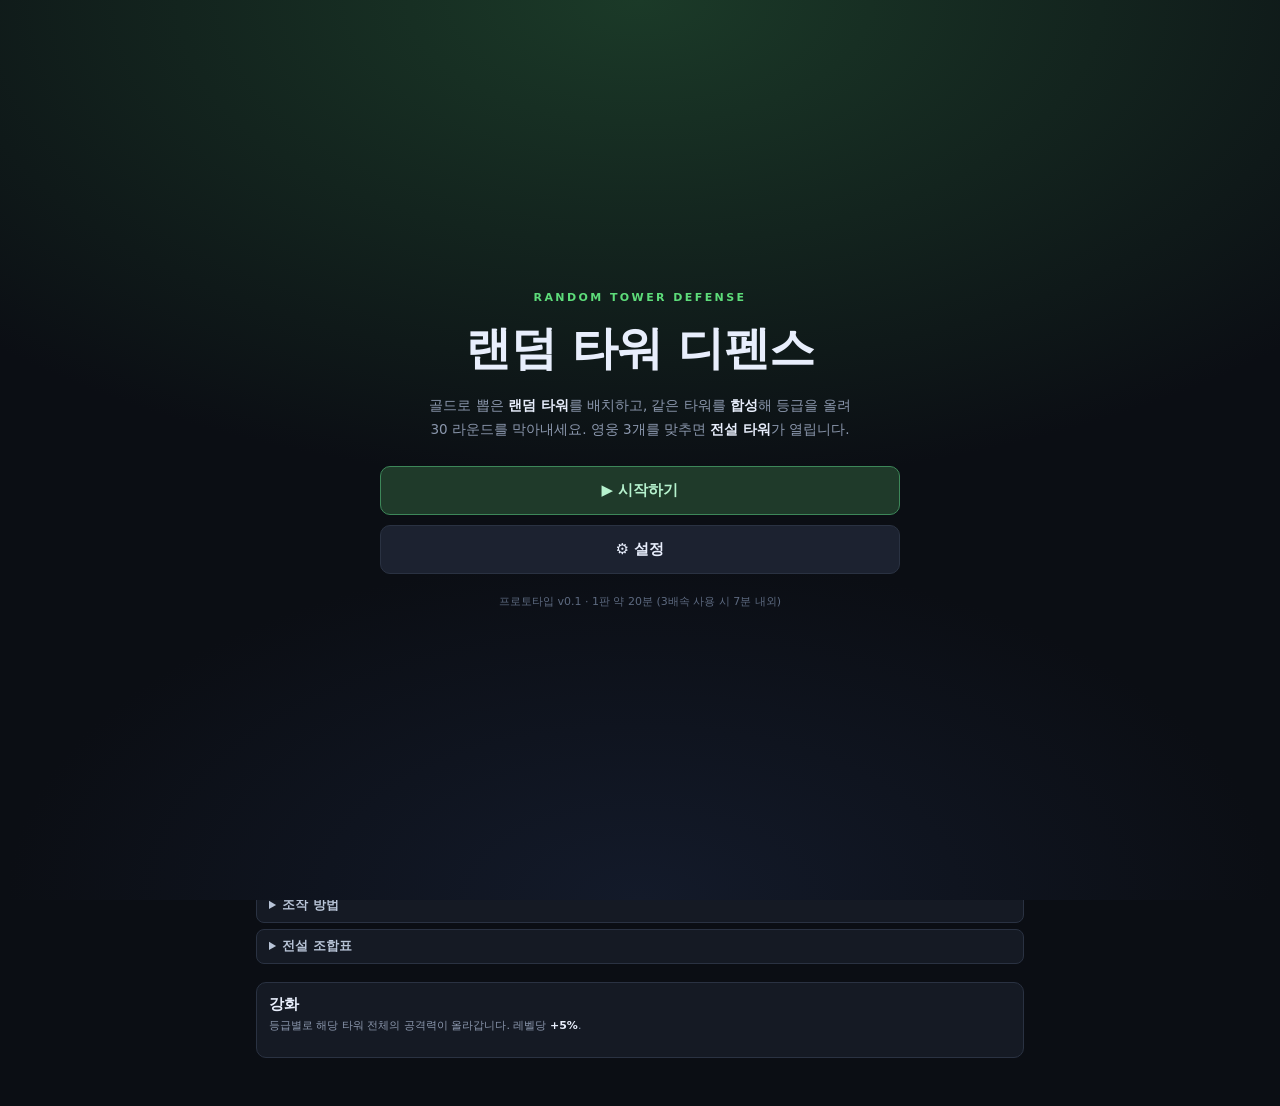
<file: tower defence/src/index.html>
<!DOCTYPE html>
<html lang="ko">
<head>
  <meta charset="UTF-8" />
  <meta name="viewport" content="width=device-width, initial-scale=1.0" />
  <title>랜덤 타워 디펜스 — 프로토타입</title>
  <link rel="icon" href="data:image/svg+xml,<svg xmlns='http://www.w3.org/2000/svg' viewBox='0 0 32 32'><text y='26' font-size='26'>🎲</text></svg>" />
  <link rel="stylesheet" href="./css/reset.css" />
  <link rel="stylesheet" href="./css/game.css" />
</head>
<body>

  <!-- ===================== 타이틀 화면 ===================== -->
  <div id="titleScreen" class="title-screen">
    <div class="title-inner">
      <p class="title-eyebrow">RANDOM TOWER DEFENSE</p>
      <h1 class="title-name">랜덤 타워 디펜스</h1>
      <p class="title-desc">
        골드로 뽑은 <b>랜덤 타워</b>를 배치하고, 같은 타워를 <b>합성</b>해 등급을 올려<br />
        30 라운드를 막아내세요. 영웅 3개를 맞추면 <b>전설 타워</b>가 열립니다.
      </p>

      <div class="title-menu">
        <button id="btnStart" class="title-btn primary">▶ 시작하기</button>
        <button id="btnTitleSettings" class="title-btn">⚙ 설정</button>
      </div>

      <p class="title-foot">프로토타입 v0.1 · 1판 약 20분 (3배속 사용 시 7분 내외)</p>
    </div>
  </div>

  <!-- ===================== 게임 화면 ===================== -->
  <div class="layout" id="gameRoot" hidden>

    <!-- 좌측: 미션 -->
    <aside class="side">
      <h2 class="side-title">미션</h2>
      <p class="side-sub">전용 보스를 소환해 처치하면 골드를 받습니다. 놓쳐도 라이프는 깎이지 않습니다.</p>
      <div id="missionList" class="card-list"></div>
    </aside>

    <!-- 중앙: 게임 -->
    <main class="main">

      <header class="hud">
        <div class="hud-item"><span class="ico">💰</span><span id="gold">0</span><small>골드</small></div>
        <div class="hud-item"><span class="ico">❤️</span><span id="life">0</span><small>라이프</small></div>
        <div class="hud-item"><span class="ico">🌊</span><span id="wave">0</span><small>/ <span id="waveMax">30</span> 라운드</small></div>
        <div class="hud-cost" id="summonCost">🎲 소환 <b>50G</b></div>
        <div class="hud-spacer"></div>
        <div class="hud-stats" id="statLine"></div>
        <button id="btnGear" class="gear" title="설정 (ESC)" aria-label="설정 열기">⚙</button>
      </header>

      <div class="stage">
        <canvas id="game"></canvas>
      </div>

      <div class="actions">
        <button id="btnWave" class="btn primary">⏩ 바로 시작</button>
        <button id="btnSpeed" class="btn speed">▶ 1배속</button>
        <button id="btnRestart" class="btn danger" hidden>↻ 재시작</button>
      </div>

      <section class="panel">
        <div class="panel-head">
          <h2 id="selTitle">선택된 타워 없음</h2>
          <span id="selBadge" class="badge"></span>
        </div>
        <p id="selStats" class="stats">빈 슬롯을 클릭하면 랜덤 타워가 소환됩니다. (소환 비용 50G)</p>
        <p id="selDesc" class="desc"></p>
        <div id="mergeButtons" class="merge-row"></div>
        <div class="panel-actions">
          <button id="btnLegend" class="btn legend" hidden>★ 전설 합성</button>
        </div>
        <!-- 판매는 되돌릴 수 없으므로 합성 버튼과 줄을 나누고, 2단계 확인을 거칩니다 -->
        <div class="sell-row">
          <button id="btnSell" class="btn sell" hidden>💰 판매</button>
        </div>
      </section>

      <section class="help">
        <details>
          <summary>조작 방법</summary>
          <ul>
            <li>빈 슬롯 <b>클릭</b> → 골드를 소모하고 <b>랜덤 일반 타워</b> 소환</li>
            <li>타워 <b>클릭</b> → 선택(사거리 표시). 아래에 <b>고급 / 희귀 / 영웅</b> 합성 버튼이 각각 표시됩니다</li>
            <li>등급을 건너뛸 수 있습니다 — 같은 일반 타워가 <b>8개</b>면 한 번에 <b>영웅</b>까지</li>
            <li>합성 결과는 <b>클릭한 타워의 위치</b>에 생성됩니다</li>
            <li><b>영웅</b> 타워를 클릭한 뒤 다른 영웅 2개를 추가로 클릭 → 조합표에 맞으면 <b>전설</b> 생성</li>
            <li><kbd>ESC</kbd> 또는 우측 상단 <b>⚙</b> → 설정창 (게임 일시정지)</li>
            <li><b>우클릭</b> → 선택 해제 / <kbd>1</kbd> <kbd>2</kbd> <kbd>3</kbd> → 배속 전환</li>
          </ul>
        </details>
        <details>
          <summary>전설 조합표</summary>
          <ul id="recipeList"></ul>
        </details>
      </section>

    </main>

    <!-- 우측: 강화 -->
    <aside class="side">
      <h2 class="side-title">강화</h2>
      <p class="side-sub">등급별로 해당 타워 전체의 공격력이 올라갑니다. 레벨당 <b>+5%</b>.</p>
      <div id="upgradeList" class="card-list"></div>
    </aside>

  </div>

  <!-- ===================== 설정창 (타이틀 / 인게임 공용) ===================== -->
  <div id="settingsModal" class="modal-backdrop" hidden>
    <div class="modal" role="dialog" aria-modal="true" aria-labelledby="settingsTitle">
      <div class="modal-head">
        <h2 id="settingsTitle">설정</h2>
        <button id="btnSettingsClose" class="modal-x" aria-label="닫기">✕</button>
      </div>

      <div class="modal-body">
        <label class="field" for="volume">
          <span class="field-label">사운드 <b id="volumeValue">50</b></span>
          <input id="volume" type="range" min="0" max="100" step="1" value="50" />
        </label>
        <p id="volumeHint" class="field-hint">0으로 내리면 음소거됩니다.</p>
      </div>

      <div class="modal-actions">
        <button id="btnExitGame" class="btn danger" hidden>🚪 게임 나가기</button>
        <button id="btnSettingsOk" class="btn primary">확인</button>
      </div>
    </div>
  </div>

  <script type="module" src="./js/main.js"></script>
</body>
</html>
</file>
<file: tower defence/src/css/game.css>
/* ============================================================
   game.css — 게임 화면 스타일
   좌측 미션 · 중앙 게임 · 우측 강화의 3단 구성
   ============================================================ */

:root {
  --bg: #0b0e14;
  --panel: #151a24;
  --panel-2: #1c2230;
  --line: #2a3242;
  --text: #e8eefc;
  --muted: #8b97ad;
  --accent: #5ddc7a;
  --gold: #ffd23d;
  --legend: #ffc83d;
  --mission: #4fd1a5;

  /* 게임 판(잔디) 색 — 캔버스 드로잉에서도 같은 계열을 씁니다 */
  --field: #16301f;
}

body {
  background: var(--bg);
  color: var(--text);
  font-family: "Pretendard", "Malgun Gothic", "맑은 고딕", system-ui, sans-serif;
  padding: 18px 12px 48px;
}

/* --- 3단 레이아웃 --- */
.layout {
  display: grid;
  grid-template-columns: 236px minmax(0, 768px) 236px;
  gap: 12px;
  justify-content: center;
  align-items: start;
}
.main {
  display: flex;
  flex-direction: column;
  gap: 10px;
  min-width: 0;
}

/* --- 사이드 패널 --- */
.side {
  background: var(--panel);
  border: 1px solid var(--line);
  border-radius: 10px;
  padding: 12px;
  position: sticky;
  top: 18px;
}
.side-title { font-size: 15px; font-weight: 700; }
.side-sub { font-size: 11px; color: var(--muted); line-height: 1.5; margin-top: 4px; }
.side-sub b { color: var(--text); }
.card-list { display: flex; flex-direction: column; gap: 8px; margin-top: 10px; }

/* 미션 / 강화 카드 공통 */
.card {
  background: var(--panel-2);
  border: 1px solid var(--line);
  border-radius: 8px;
  padding: 9px 10px;
}
.card-top { display: flex; align-items: center; gap: 6px; }
.card-name { font-size: 13px; font-weight: 700; flex: 1; }
.card-tag {
  font-size: 10px;
  font-weight: 700;
  padding: 1px 6px;
  border-radius: 999px;
  border: 1px solid var(--line);
  color: var(--muted);
  white-space: nowrap;
}
.card-meta { font-size: 11px; color: var(--muted); margin-top: 4px; line-height: 1.5; }
.card-meta b { color: var(--text); font-variant-numeric: tabular-nums; }
.card-btn {
  width: 100%;
  margin-top: 8px;
  padding: 7px;
  border-radius: 6px;
  font-size: 12px;
  font-weight: 700;
  background: var(--panel);
  border: 1px solid var(--line);
  transition: filter .12s;
}
.card-btn:hover:not(:disabled) { filter: brightness(1.35); }
.card-btn:disabled { opacity: .35; cursor: not-allowed; }

/* 미션 상태별 강조 */
.card.ready { border-color: var(--mission); }
.card.ready .card-tag { color: var(--mission); border-color: var(--mission); }
.card.ready .card-btn { background: #14382f; border-color: #2f7a63; color: var(--mission); }
.card.active { border-color: var(--gold); }
.card.active .card-tag { color: var(--gold); border-color: var(--gold); }
.card.done { opacity: .55; }

/* 강화 진행 바 */
.bar { height: 5px; background: #10141c; border-radius: 3px; margin-top: 7px; overflow: hidden; }
.bar > i { display: block; height: 100%; border-radius: 3px; }

/* --- 상단 HUD --- */
.hud {
  display: flex;
  align-items: center;
  gap: 18px;
  background: var(--panel);
  border: 1px solid var(--line);
  border-radius: 10px;
  padding: 10px 14px;
}
.hud-item { display: flex; align-items: baseline; gap: 6px; font-size: 18px; font-weight: 700; font-variant-numeric: tabular-nums; }
.hud-item .ico { font-size: 15px; }
.hud-item small { font-size: 11px; font-weight: 400; color: var(--muted); }
.hud-cost {
  display: flex;
  align-items: center;
  gap: 5px;
  font-size: 12px;
  color: var(--muted);
  background: var(--panel-2);
  border: 1px solid var(--line);
  border-radius: 999px;
  padding: 4px 11px;
  white-space: nowrap;
  transition: color .15s, border-color .15s;
}
.hud-cost b { color: var(--gold); font-variant-numeric: tabular-nums; }
/* 골드가 모자라면 붉게 — 지금은 소환할 수 없다는 신호 */
.hud-cost.short { border-color: #8a3a4c; color: #ff9aa5; }
.hud-cost.short b { color: #ff8a8a; }

.hud-spacer { flex: 1; }
.hud-stats { font-size: 11px; color: var(--muted); }

/* --- 설정(톱니바퀴) 버튼 --- */
.gear {
  width: 34px;
  height: 34px;
  flex: 0 0 34px;
  border-radius: 8px;
  background: var(--panel-2);
  border: 1px solid var(--line);
  color: var(--muted);
  font-size: 17px;
  line-height: 1;
  display: grid;
  place-items: center;
  transition: transform .25s, color .15s, border-color .15s;
}
.gear:hover { color: var(--text); border-color: #4a5568; transform: rotate(60deg); }
.gear:focus-visible { outline: 2px solid var(--accent); outline-offset: 2px; }

/* --- 게임 캔버스 --- */
.stage {
  border: 1px solid var(--line);
  border-radius: 10px;
  overflow: hidden;
  line-height: 0;
}
#game { width: 100%; height: auto; cursor: pointer; }

/* --- 버튼 --- */
.actions { display: flex; gap: 8px; }
.btn {
  flex: 1;
  padding: 11px 14px;
  border-radius: 8px;
  background: var(--panel-2);
  border: 1px solid var(--line);
  font-size: 14px;
  font-weight: 600;
  transition: filter .12s, opacity .12s;
}
.btn:hover:not(:disabled) { filter: brightness(1.25); }
.btn:disabled { opacity: .38; cursor: not-allowed; }
.btn.primary { background: #1f3a2a; border-color: #2f6b45; }
.btn.legend  { background: #4a3a12; border-color: #a78230; color: var(--legend); }
.btn.danger  { background: #43202a; border-color: #8a3a4c; }
.btn.ghost   { background: transparent; }
.btn.speed   { flex: 0 0 118px; font-variant-numeric: tabular-nums; letter-spacing: .02em; }
.btn.speed.active { background: #3a2a12; border-color: #a78230; color: var(--gold); }

/* --- 선택 정보 패널 --- */
.panel {
  background: var(--panel);
  border: 1px solid var(--line);
  border-radius: 10px;
  padding: 12px 14px;
  min-height: 132px;
}
.panel-head { display: flex; align-items: center; gap: 8px; margin-bottom: 6px; }
.panel-head h2 { font-size: 16px; font-weight: 700; }
.badge {
  font-size: 11px;
  font-weight: 700;
  color: #10141c;
  padding: 2px 8px;
  border-radius: 999px;
}
.badge:empty { display: none; }
.stats { font-size: 13px; color: #c4cfe2; }
.stats b { color: var(--text); }
.desc { font-size: 12px; color: var(--muted); margin-top: 4px; line-height: 1.5; }

/* 등급별 합성 버튼 줄 */
.merge-row { display: flex; gap: 8px; margin-top: 10px; }
.merge-row:empty { display: none; }
.merge-btn {
  flex: 1;
  padding: 9px 6px;
  border-radius: 8px;
  background: var(--panel-2);
  border: 1px solid var(--line);
  font-size: 13px;
  font-weight: 700;
  line-height: 1.35;
  transition: filter .12s;
}
.merge-btn:hover:not(:disabled) { filter: brightness(1.3); }
.merge-btn:disabled { opacity: .4; cursor: not-allowed; }
.merge-btn small {
  display: block;
  font-size: 11px;
  font-weight: 500;
  color: var(--muted);
  font-variant-numeric: tabular-nums;
}
.merge-btn.ready small { color: inherit; opacity: .8; }

.panel-actions { display: flex; gap: 8px; margin-top: 8px; }
.panel-actions .btn[hidden] { display: none; }
.panel-actions:empty { display: none; }

/* 판매 줄 — 합성 버튼과 확실히 떼어 놓습니다 (오클릭 방지) */
.sell-row {
  display: flex;
  justify-content: flex-end;
  margin-top: 14px;
  padding-top: 12px;
  border-top: 1px dashed var(--line);
}
.sell-row:has(.btn[hidden]) { display: none; }
.btn.sell {
  flex: 0 0 auto;
  padding: 8px 14px;
  font-size: 12.5px;
  font-weight: 600;
  background: transparent;
  border: 1px solid var(--line);
  color: var(--muted);
}
.btn.sell:hover:not(:disabled) { color: var(--text); border-color: #4a5568; filter: none; }
/* 한 번 누른 뒤 — 확인 대기 상태 */
.btn.sell.armed {
  background: #43202a;
  border-color: #c04a60;
  color: #ffb3bf;
  animation: sellPulse 1s ease-in-out infinite;
}
@keyframes sellPulse {
  0%, 100% { box-shadow: 0 0 0 0 rgba(192,74,96,0); }
  50%      { box-shadow: 0 0 0 4px rgba(192,74,96,0.28); }
}
@media (prefers-reduced-motion: reduce) { .btn.sell.armed { animation: none; } }

/* --- 도움말 --- */
.help { font-size: 12.5px; color: var(--muted); }
.help details {
  background: var(--panel);
  border: 1px solid var(--line);
  border-radius: 8px;
  padding: 8px 12px;
  margin-bottom: 6px;
}
.help summary { cursor: pointer; font-weight: 600; color: #b9c5d8; }
.help ul { margin-top: 8px; display: flex; flex-direction: column; gap: 5px; }
.help li { line-height: 1.5; }
.help li::before { content: "· "; color: var(--muted); }
.help b { color: var(--text); }
kbd {
  background: var(--panel-2);
  border: 1px solid var(--line);
  border-radius: 4px;
  padding: 1px 5px;
  font-size: 11px;
}

/* --- 반응형 --- */
@media (max-width: 1290px) {
  .layout { grid-template-columns: minmax(0, 768px); }
  .side { position: static; }
  .card-list { display: grid; grid-template-columns: repeat(auto-fit, minmax(210px, 1fr)); }
}
@media (max-width: 560px) {
  .btn.speed { flex: 1; }
  .hud { gap: 12px; flex-wrap: wrap; }
  .hud-stats { display: none; }
  .hud-cost { order: 9; }
  .actions { flex-direction: column; }
  .merge-row { flex-wrap: wrap; }
}


/* ============================================================
   타이틀 화면
   ============================================================ */
.title-screen {
  position: fixed;
  inset: 0;
  display: grid;
  place-items: center;
  padding: 24px;
  background:
    radial-gradient(120% 90% at 50% 0%, #1b3a28 0%, transparent 60%),
    radial-gradient(90% 70% at 50% 100%, #131a2a 0%, transparent 55%),
    var(--bg);
  z-index: 50;
}
.title-screen[hidden] { display: none; }

.title-inner {
  width: min(520px, 100%);
  text-align: center;
  display: flex;
  flex-direction: column;
  gap: 14px;
  animation: titleIn .5s ease-out;
}
@keyframes titleIn {
  from { opacity: 0; transform: translateY(14px); }
  to   { opacity: 1; transform: none; }
}
@media (prefers-reduced-motion: reduce) {
  .title-inner { animation: none; }
  .gear { transition: none; }
}

.title-eyebrow {
  font-size: 11px;
  letter-spacing: .22em;
  color: var(--accent);
  font-weight: 700;
}
.title-name {
  font-size: clamp(32px, 7vw, 46px);
  font-weight: 800;
  letter-spacing: -.01em;
  text-wrap: balance;
}
.title-desc {
  font-size: 13.5px;
  line-height: 1.75;
  color: var(--muted);
}
.title-desc b { color: var(--text); }

.title-menu {
  display: flex;
  flex-direction: column;
  gap: 10px;
  margin-top: 10px;
}
.title-btn {
  padding: 14px;
  border-radius: 10px;
  background: var(--panel-2);
  border: 1px solid var(--line);
  font-size: 15px;
  font-weight: 700;
  transition: filter .12s, transform .12s;
}
.title-btn:hover { filter: brightness(1.3); transform: translateY(-1px); }
.title-btn.primary { background: #1f3a2a; border-color: #3d8759; color: #b6f2ce; }
.title-foot { font-size: 11px; color: #5d6a80; margin-top: 6px; }

/* ============================================================
   설정 모달 (타이틀 / 인게임 공용)
   ============================================================ */
.modal-backdrop {
  position: fixed;
  inset: 0;
  background: rgba(6, 9, 14, 0.78);
  display: grid;
  place-items: center;
  padding: 20px;
  z-index: 60;
}
.modal-backdrop[hidden] { display: none; }

.modal {
  width: min(400px, 100%);
  background: var(--panel);
  border: 1px solid var(--line);
  border-radius: 12px;
  padding: 18px;
  display: flex;
  flex-direction: column;
  gap: 14px;
  animation: modalIn .18s ease-out;
}
@keyframes modalIn {
  from { opacity: 0; transform: scale(.97); }
  to   { opacity: 1; transform: none; }
}
@media (prefers-reduced-motion: reduce) { .modal { animation: none; } }

.modal-head { display: flex; align-items: center; }
.modal-head h2 { font-size: 17px; font-weight: 700; flex: 1; }
.modal-x {
  width: 28px; height: 28px;
  border-radius: 6px;
  color: var(--muted);
  font-size: 14px;
}
.modal-x:hover { background: var(--panel-2); color: var(--text); }

.modal-body { display: flex; flex-direction: column; gap: 6px; }
.field { display: flex; flex-direction: column; gap: 8px; }
.field-label { font-size: 13px; font-weight: 600; color: #c4cfe2; }
.field-label b { color: var(--accent); font-variant-numeric: tabular-nums; }
.field-hint { font-size: 11px; color: var(--muted); }

/* 사운드 슬라이더 */
input[type="range"] {
  -webkit-appearance: none;
  appearance: none;
  width: 100%;
  height: 6px;
  border-radius: 3px;
  background: var(--panel-2);
  border: 1px solid var(--line);
  cursor: pointer;
}
input[type="range"]::-webkit-slider-thumb {
  -webkit-appearance: none;
  appearance: none;
  width: 18px; height: 18px;
  border-radius: 50%;
  background: var(--accent);
  border: 2px solid #0d1117;
  cursor: pointer;
}
input[type="range"]::-moz-range-thumb {
  width: 16px; height: 16px;
  border-radius: 50%;
  background: var(--accent);
  border: 2px solid #0d1117;
  cursor: pointer;
}
input[type="range"]:focus-visible { outline: 2px solid var(--accent); outline-offset: 3px; }

.modal-actions { display: flex; gap: 8px; }
.modal-actions .btn[hidden] { display: none; }
</file>
